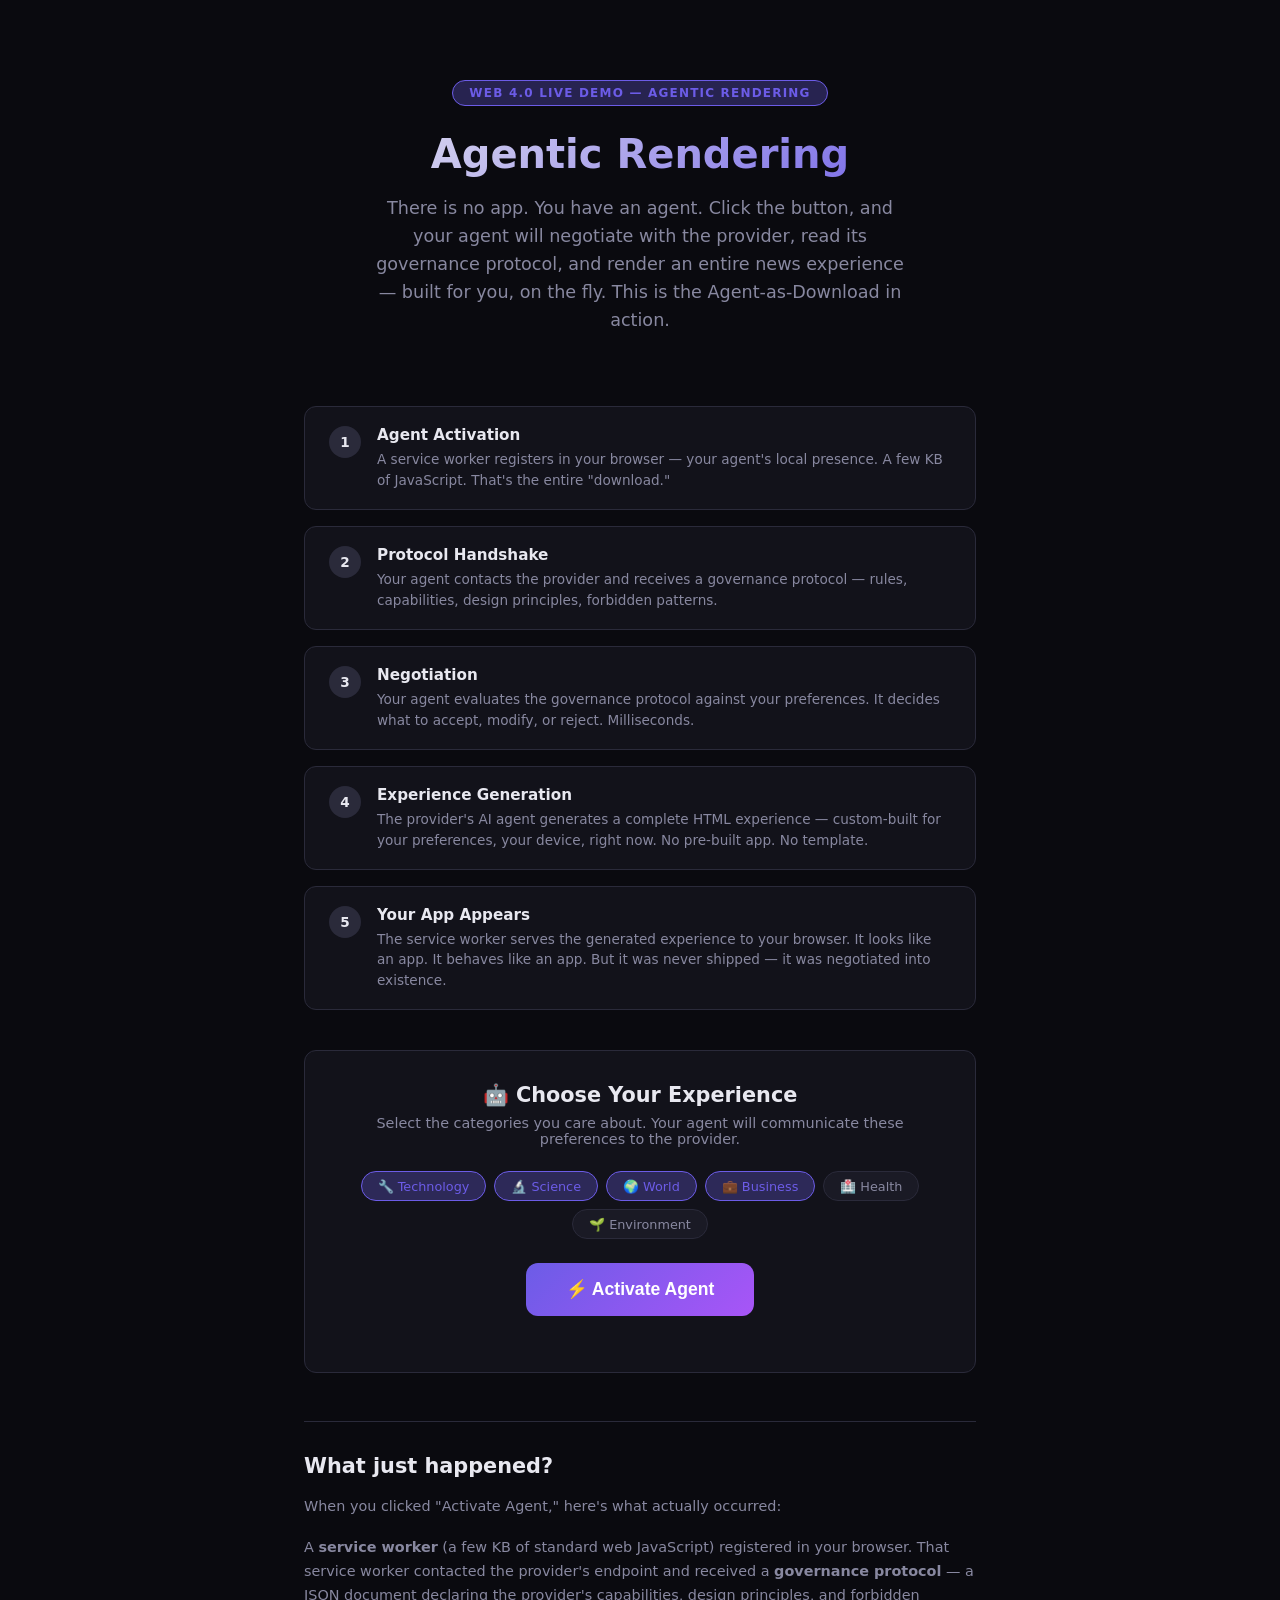
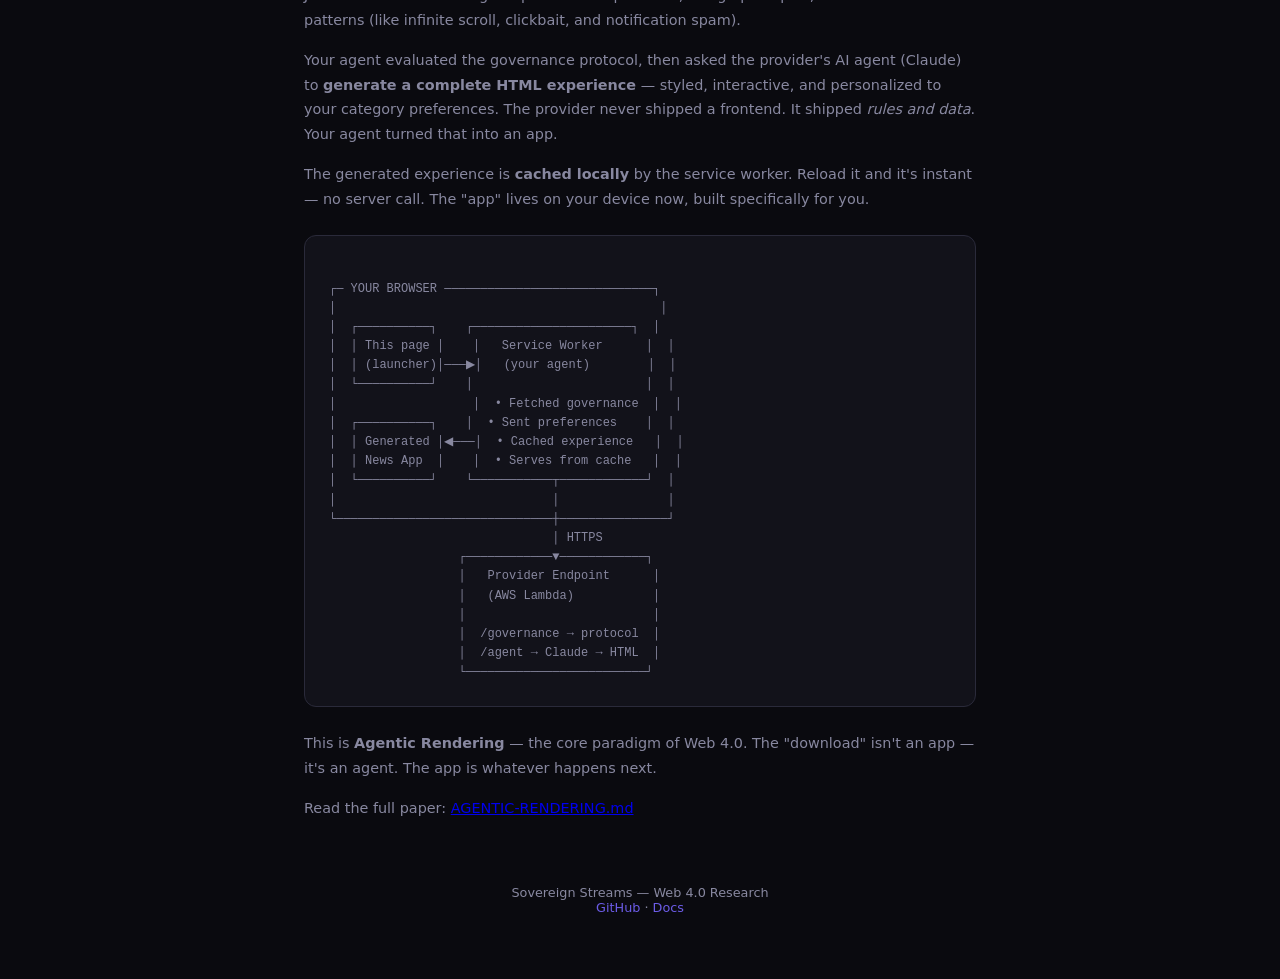
<file: index.html>
<!DOCTYPE html>
<html>
<head>
  <meta http-equiv="refresh" content="0; url=web4/demo/index.html">
  <title>Sovereign Streams — Agent-as-Download Demo</title>
</head>
<body>
  <p>Redirecting to <a href="web4/demo/index.html">Agent-as-Download Demo</a>...</p>
</body>
</html>
</file>
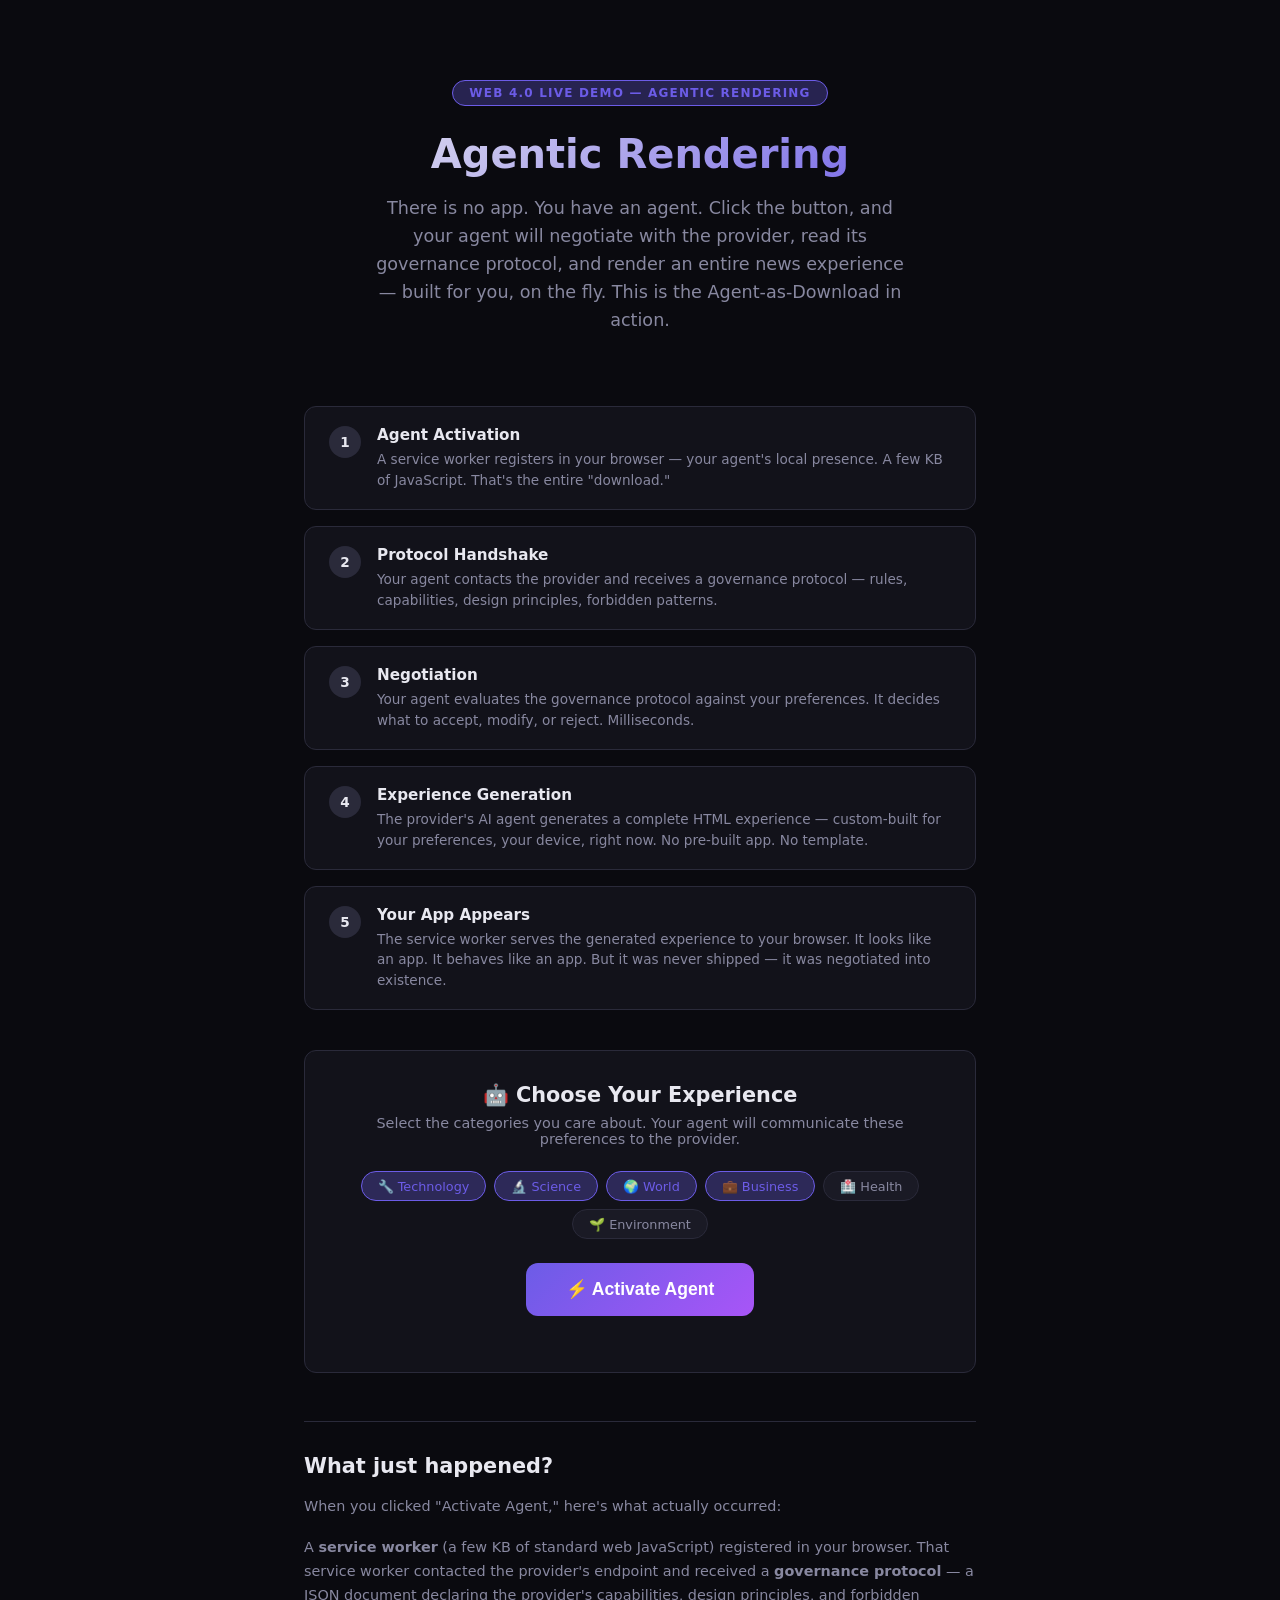
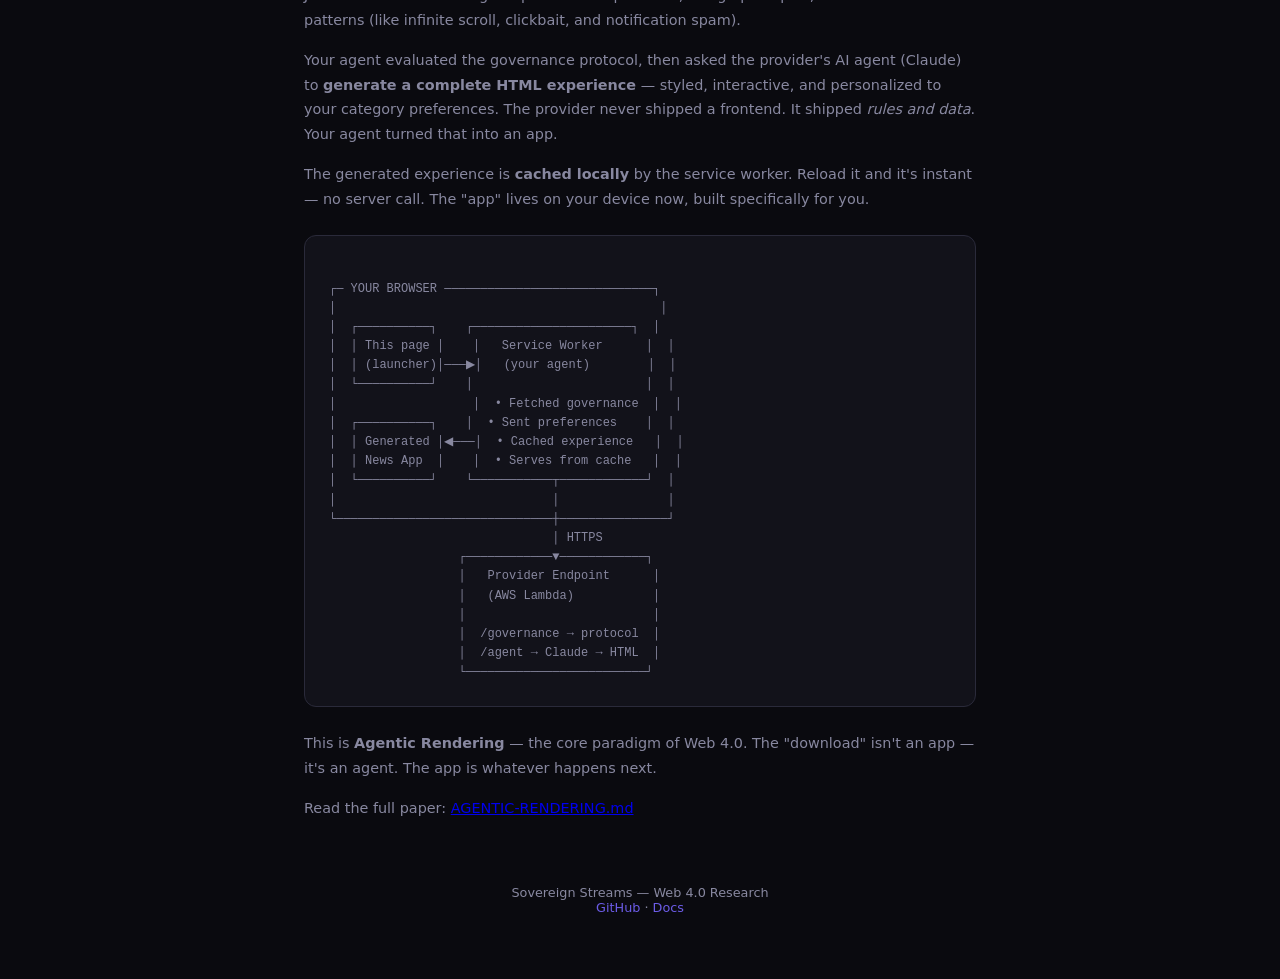
<file: web4/demo/index.html>
<!DOCTYPE html>
<html lang="en">
<head>
  <meta charset="UTF-8">
  <meta name="viewport" content="width=device-width, initial-scale=1.0">
  <title>Agentic Rendering — Live Demo</title>
  <style>
    :root {
      --bg: #0a0a0f;
      --surface: #12121a;
      --surface-hover: #1a1a25;
      --border: #2a2a3a;
      --text: #e8e8f0;
      --text-dim: #8888a0;
      --accent: #6c5ce7;
      --accent-glow: rgba(108, 92, 231, 0.3);
      --success: #00d2a0;
      --success-glow: rgba(0, 210, 160, 0.3);
      --warn: #f39c12;
      --danger: #e74c3c;
      --radius: 12px;
    }

    * { margin: 0; padding: 0; box-sizing: border-box; }

    body {
      font-family: -apple-system, BlinkMacSystemFont, 'Segoe UI', system-ui, sans-serif;
      background: var(--bg);
      color: var(--text);
      min-height: 100vh;
      overflow-x: hidden;
    }

    .container {
      max-width: 720px;
      margin: 0 auto;
      padding: 2rem 1.5rem;
    }

    /* Hero */
    .hero {
      text-align: center;
      padding: 3rem 0 2rem;
    }

    .hero-badge {
      display: inline-block;
      background: var(--accent-glow);
      border: 1px solid var(--accent);
      color: var(--accent);
      padding: 0.3rem 1rem;
      border-radius: 20px;
      font-size: 0.75rem;
      font-weight: 600;
      text-transform: uppercase;
      letter-spacing: 0.1em;
      margin-bottom: 1.5rem;
    }

    .hero h1 {
      font-size: 2.5rem;
      font-weight: 700;
      line-height: 1.2;
      margin-bottom: 1rem;
      background: linear-gradient(135deg, #e8e8f0, #6c5ce7);
      -webkit-background-clip: text;
      -webkit-text-fill-color: transparent;
      background-clip: text;
    }

    .hero p {
      color: var(--text-dim);
      font-size: 1.1rem;
      line-height: 1.6;
      max-width: 540px;
      margin: 0 auto;
    }

    /* How it works */
    .steps {
      display: flex;
      flex-direction: column;
      gap: 1rem;
      margin: 2.5rem 0;
    }

    .step {
      display: flex;
      align-items: flex-start;
      gap: 1rem;
      background: var(--surface);
      border: 1px solid var(--border);
      border-radius: var(--radius);
      padding: 1.2rem 1.5rem;
      transition: all 0.3s ease;
    }

    .step.active {
      border-color: var(--accent);
      box-shadow: 0 0 20px var(--accent-glow);
    }

    .step.done {
      border-color: var(--success);
      box-shadow: 0 0 20px var(--success-glow);
    }

    .step-num {
      flex-shrink: 0;
      width: 32px;
      height: 32px;
      border-radius: 50%;
      background: var(--border);
      display: flex;
      align-items: center;
      justify-content: center;
      font-size: 0.85rem;
      font-weight: 700;
      transition: all 0.3s ease;
    }

    .step.active .step-num { background: var(--accent); }
    .step.done .step-num { background: var(--success); }

    .step-content h3 {
      font-size: 0.95rem;
      font-weight: 600;
      margin-bottom: 0.3rem;
    }

    .step-content p {
      font-size: 0.85rem;
      color: var(--text-dim);
      line-height: 1.5;
    }

    /* Agent activation area */
    .agent-panel {
      background: var(--surface);
      border: 1px solid var(--border);
      border-radius: var(--radius);
      padding: 2rem;
      text-align: center;
      margin: 2rem 0;
    }

    .agent-panel h2 {
      font-size: 1.3rem;
      margin-bottom: 0.5rem;
    }

    .agent-panel p {
      color: var(--text-dim);
      font-size: 0.9rem;
      margin-bottom: 1.5rem;
    }

    /* Preferences */
    .prefs {
      display: flex;
      flex-wrap: wrap;
      gap: 0.5rem;
      justify-content: center;
      margin-bottom: 1.5rem;
    }

    .pref-pill {
      background: var(--surface-hover);
      border: 1px solid var(--border);
      border-radius: 20px;
      padding: 0.4rem 1rem;
      font-size: 0.8rem;
      color: var(--text-dim);
      cursor: pointer;
      transition: all 0.2s ease;
      user-select: none;
    }

    .pref-pill:hover { border-color: var(--accent); color: var(--text); }
    .pref-pill.selected { background: var(--accent-glow); border-color: var(--accent); color: var(--accent); }

    /* Big button */
    .activate-btn {
      display: inline-flex;
      align-items: center;
      gap: 0.7rem;
      background: linear-gradient(135deg, #6c5ce7, #a855f7);
      color: white;
      border: none;
      border-radius: var(--radius);
      padding: 1rem 2.5rem;
      font-size: 1.1rem;
      font-weight: 600;
      cursor: pointer;
      transition: all 0.3s ease;
      position: relative;
      overflow: hidden;
    }

    .activate-btn:hover {
      transform: translateY(-2px);
      box-shadow: 0 8px 30px var(--accent-glow);
    }

    .activate-btn:disabled {
      opacity: 0.6;
      cursor: not-allowed;
      transform: none;
      box-shadow: none;
    }

    .activate-btn .spinner {
      display: none;
      width: 20px;
      height: 20px;
      border: 2px solid rgba(255,255,255,0.3);
      border-top-color: white;
      border-radius: 50%;
      animation: spin 0.8s linear infinite;
    }

    .activate-btn.loading .spinner { display: block; }
    .activate-btn.loading .btn-text { display: none; }

    @keyframes spin { to { transform: rotate(360deg); } }

    /* Status log */
    .status-log {
      margin-top: 1.5rem;
      text-align: left;
      max-height: 0;
      overflow: hidden;
      transition: max-height 0.5s ease;
    }

    .status-log.visible { max-height: 400px; }

    .log-entry {
      display: flex;
      align-items: center;
      gap: 0.7rem;
      padding: 0.5rem 0;
      font-size: 0.85rem;
      color: var(--text-dim);
      font-family: 'SF Mono', 'Fira Code', monospace;
      opacity: 0;
      transform: translateX(-10px);
      animation: slideIn 0.3s ease forwards;
    }

    @keyframes slideIn {
      to { opacity: 1; transform: translateX(0); }
    }

    .log-icon { font-size: 1rem; }

    /* Experience frame */
    .experience-frame {
      display: none;
      margin-top: 2rem;
      border: 1px solid var(--border);
      border-radius: var(--radius);
      overflow: hidden;
      background: white;
    }

    .experience-frame.visible { display: block; }

    .experience-header {
      background: var(--surface);
      border-bottom: 1px solid var(--border);
      padding: 0.8rem 1.2rem;
      display: flex;
      align-items: center;
      justify-content: space-between;
    }

    .experience-header span {
      font-size: 0.8rem;
      color: var(--text-dim);
    }

    .experience-header .regen-btn {
      background: var(--surface-hover);
      border: 1px solid var(--border);
      border-radius: 6px;
      color: var(--text-dim);
      padding: 0.3rem 0.8rem;
      font-size: 0.75rem;
      cursor: pointer;
    }

    .experience-header .regen-btn:hover {
      border-color: var(--accent);
      color: var(--accent);
    }

    .experience-iframe {
      width: 100%;
      height: 80vh;
      border: none;
    }

    /* Concept explanation */
    .explainer {
      margin-top: 3rem;
      padding-top: 2rem;
      border-top: 1px solid var(--border);
    }

    .explainer h2 {
      font-size: 1.3rem;
      margin-bottom: 1rem;
    }

    .explainer p {
      color: var(--text-dim);
      font-size: 0.9rem;
      line-height: 1.7;
      margin-bottom: 1rem;
    }

    .explainer code {
      background: var(--surface);
      padding: 0.15rem 0.4rem;
      border-radius: 4px;
      font-size: 0.85em;
    }

    .architecture-diagram {
      background: var(--surface);
      border: 1px solid var(--border);
      border-radius: var(--radius);
      padding: 1.5rem;
      font-family: 'SF Mono', 'Fira Code', monospace;
      font-size: 0.75rem;
      line-height: 1.6;
      color: var(--text-dim);
      overflow-x: auto;
      margin: 1.5rem 0;
      white-space: pre;
    }

    .footer {
      text-align: center;
      padding: 3rem 0 2rem;
      color: var(--text-dim);
      font-size: 0.8rem;
    }

    .footer a {
      color: var(--accent);
      text-decoration: none;
    }

    .footer a:hover { text-decoration: underline; }

    /* Error state */
    .error-msg {
      background: rgba(231, 76, 60, 0.1);
      border: 1px solid var(--danger);
      border-radius: var(--radius);
      padding: 1rem;
      color: var(--danger);
      font-size: 0.9rem;
      margin-top: 1rem;
      display: none;
    }

    .error-msg.visible { display: block; }

    @media (max-width: 600px) {
      .hero h1 { font-size: 1.8rem; }
      .container { padding: 1.5rem 1rem; }
    }
  </style>
</head>
<body>

<div class="container">
  <div class="hero">
    <div class="hero-badge">Web 4.0 Live Demo — Agentic Rendering</div>
    <h1>Agentic Rendering</h1>
    <p>There is no app. You have an agent. Click the button, and your agent will negotiate with the provider, read its governance protocol, and render an entire news experience — built for you, on the fly. This is the Agent-as-Download in action.</p>
  </div>

  <div class="steps">
    <div class="step" id="step-1">
      <div class="step-num">1</div>
      <div class="step-content">
        <h3>Agent Activation</h3>
        <p>A service worker registers in your browser — your agent's local presence. A few KB of JavaScript. That's the entire "download."</p>
      </div>
    </div>
    <div class="step" id="step-2">
      <div class="step-num">2</div>
      <div class="step-content">
        <h3>Protocol Handshake</h3>
        <p>Your agent contacts the provider and receives a governance protocol — rules, capabilities, design principles, forbidden patterns.</p>
      </div>
    </div>
    <div class="step" id="step-3">
      <div class="step-num">3</div>
      <div class="step-content">
        <h3>Negotiation</h3>
        <p>Your agent evaluates the governance protocol against your preferences. It decides what to accept, modify, or reject. Milliseconds.</p>
      </div>
    </div>
    <div class="step" id="step-4">
      <div class="step-num">4</div>
      <div class="step-content">
        <h3>Experience Generation</h3>
        <p>The provider's AI agent generates a complete HTML experience — custom-built for your preferences, your device, right now. No pre-built app. No template.</p>
      </div>
    </div>
    <div class="step" id="step-5">
      <div class="step-num">5</div>
      <div class="step-content">
        <h3>Your App Appears</h3>
        <p>The service worker serves the generated experience to your browser. It looks like an app. It behaves like an app. But it was never shipped — it was negotiated into existence.</p>
      </div>
    </div>
  </div>

  <div class="agent-panel">
    <h2>🤖 Choose Your Experience</h2>
    <p>Select the categories you care about. Your agent will communicate these preferences to the provider.</p>
    
    <div class="prefs" id="prefs">
      <span class="pref-pill selected" data-cat="technology">🔧 Technology</span>
      <span class="pref-pill selected" data-cat="science">🔬 Science</span>
      <span class="pref-pill selected" data-cat="world">🌍 World</span>
      <span class="pref-pill selected" data-cat="business">💼 Business</span>
      <span class="pref-pill" data-cat="health">🏥 Health</span>
      <span class="pref-pill" data-cat="environment">🌱 Environment</span>
    </div>

    <button class="activate-btn" id="activateBtn" onclick="activateAgent()">
      <span class="btn-text">⚡ Activate Agent</span>
      <div class="spinner"></div>
    </button>

    <div class="error-msg" id="errorMsg"></div>

    <div class="status-log" id="statusLog"></div>
  </div>

  <div class="experience-frame" id="experienceFrame">
    <div class="experience-header">
      <span>🤖 Agent-generated experience — <span id="genTimestamp"></span></span>
      <button class="regen-btn" onclick="regenerate()">↻ Regenerate</button>
    </div>
    <iframe class="experience-iframe" id="experienceIframe" sandbox="allow-scripts allow-same-origin"></iframe>
  </div>

  <div class="explainer">
    <h2>What just happened?</h2>
    <p>When you clicked "Activate Agent," here's what actually occurred:</p>
    <p>A <strong>service worker</strong> (a few KB of standard web JavaScript) registered in your browser. That service worker contacted the provider's endpoint and received a <strong>governance protocol</strong> — a JSON document declaring the provider's capabilities, design principles, and forbidden patterns (like infinite scroll, clickbait, and notification spam).</p>
    <p>Your agent evaluated the governance protocol, then asked the provider's AI agent (Claude) to <strong>generate a complete HTML experience</strong> — styled, interactive, and personalized to your category preferences. The provider never shipped a frontend. It shipped <em>rules and data</em>. Your agent turned that into an app.</p>
    <p>The generated experience is <strong>cached locally</strong> by the service worker. Reload it and it's instant — no server call. The "app" lives on your device now, built specifically for you.</p>

    <div class="architecture-diagram">
┌─ YOUR BROWSER ─────────────────────────────┐
│                                             │
│  ┌──────────┐    ┌──────────────────────┐  │
│  │ This page │    │   Service Worker      │  │
│  │ (launcher)│───▶│   (your agent)        │  │
│  └──────────┘    │                        │  │
│                   │  • Fetched governance  │  │
│  ┌──────────┐    │  • Sent preferences    │  │
│  │ Generated │◀───│  • Cached experience   │  │
│  │ News App  │    │  • Serves from cache   │  │
│  └──────────┘    └───────────┬────────────┘  │
│                              │               │
└──────────────────────────────┼───────────────┘
                               │ HTTPS
                  ┌────────────▼────────────┐
                  │   Provider Endpoint      │
                  │   (AWS Lambda)           │
                  │                          │
                  │  /governance → protocol  │
                  │  /agent → Claude → HTML  │
                  └─────────────────────────┘</div>

    <p>This is <strong>Agentic Rendering</strong> — the core paradigm of Web 4.0. The "download" isn't an app — it's an agent. The app is whatever happens next.</p>
    <p>Read the full paper: <a href="https://github.com/pauldiehl/sovereign-streams/blob/main/web4/AGENTIC-RENDERING.md">AGENTIC-RENDERING.md</a></p>
  </div>

  <div class="footer">
    <p>Sovereign Streams — Web 4.0 Research</p>
    <p><a href="https://github.com/pauldiehl/sovereign-streams">GitHub</a> · <a href="https://pauldiehl.github.io/sovereign-streams">Docs</a></p>
  </div>
</div>

<script>
  // Configuration
  const PROVIDER_URL = getProviderUrl();
  let swRegistration = null;

  function getProviderUrl() {
    // Check URL params first (for local dev), then default to Lambda
    const params = new URLSearchParams(window.location.search);
    return params.get('provider') || 'https://o6gzqfadoj.execute-api.us-east-1.amazonaws.com';
  }

  // Preference pills
  document.querySelectorAll('.pref-pill').forEach(pill => {
    pill.addEventListener('click', () => {
      pill.classList.toggle('selected');
    });
  });

  function getSelectedCategories() {
    return [...document.querySelectorAll('.pref-pill.selected')].map(p => p.dataset.cat);
  }

  function log(icon, message) {
    const logEl = document.getElementById('statusLog');
    logEl.classList.add('visible');
    const entry = document.createElement('div');
    entry.className = 'log-entry';
    entry.innerHTML = `<span class="log-icon">${icon}</span><span>${message}</span>`;
    logEl.appendChild(entry);
    logEl.scrollTop = logEl.scrollHeight;
  }

  function setStep(num, state) {
    const step = document.getElementById(`step-${num}`);
    step.className = `step ${state}`;
  }

  function showError(msg) {
    const el = document.getElementById('errorMsg');
    el.textContent = msg;
    el.classList.add('visible');
  }

  async function activateAgent() {
    const btn = document.getElementById('activateBtn');
    btn.classList.add('loading');
    btn.disabled = true;
    document.getElementById('errorMsg').classList.remove('visible');
    document.getElementById('statusLog').innerHTML = '';
    document.getElementById('statusLog').classList.add('visible');
    document.getElementById('experienceFrame').classList.remove('visible');

    try {
      // Step 1: Register service worker (agent activation)
      setStep(1, 'active');
      log('🤖', 'Registering consumer agent (service worker)...');

      if (!('serviceWorker' in navigator)) {
        throw new Error('Service workers not supported in this browser. Try Chrome or Firefox.');
      }

      swRegistration = await navigator.serviceWorker.register('./sw.js');
      
      // Wait for SW to be active
      const sw = swRegistration.installing || swRegistration.waiting || swRegistration.active;
      if (sw.state !== 'activated') {
        await new Promise(resolve => {
          sw.addEventListener('statechange', () => {
            if (sw.state === 'activated') resolve();
          });
          if (sw.state === 'activated') resolve();
        });
      }

      setStep(1, 'done');
      log('✅', 'Agent activated (service worker registered)');

      // Configure SW with provider URL
      navigator.serviceWorker.controller?.postMessage({
        type: 'SET_PROVIDER_URL',
        data: { url: PROVIDER_URL }
      });

      // Step 2: Fetch governance protocol
      setStep(2, 'active');
      log('📋', `Contacting provider at ${new URL(PROVIDER_URL).hostname}...`);

      const govRes = await fetch(`${PROVIDER_URL}/governance`);
      if (!govRes.ok) throw new Error(`Provider returned ${govRes.status}`);
      const governance = await govRes.json();

      setStep(2, 'done');
      log('✅', `Received governance from "${governance.provider_name}"`);
      log('🛡️', `Forbidden patterns: ${governance.experience_guidance.forbidden_patterns.length} rules`);
      log('📝', `Required features: ${governance.experience_guidance.core_features.filter(f => f.priority === 'required').map(f => f.id).join(', ')}`);

      // Step 3: Negotiate
      setStep(3, 'active');
      const categories = getSelectedCategories();
      log('🤝', `Negotiating with preferences: ${categories.join(', ')}`);
      
      // Simulated negotiation check
      const forbidden = governance.experience_guidance.forbidden_patterns;
      log('🛡️', `Verified: no infinite scroll, no clickbait, no notification spam`);
      log('✅', 'Governance accepted — all constraints compatible');
      setStep(3, 'done');

      // Step 4: Generate experience
      setStep(4, 'active');
      log('⚡', 'Provider agent (Claude) is generating your experience...');
      log('⏳', 'This takes 5-15 seconds (AI is building your entire app)...');

      const startTime = Date.now();

      const genRes = await fetch(`${PROVIDER_URL}/agent`, {
        method: 'POST',
        headers: { 'Content-Type': 'application/json' },
        body: JSON.stringify({
          action: 'generate_experience',
          preferences: {
            categories,
            theme: window.matchMedia('(prefers-color-scheme: dark)').matches ? 'dark' : 'light',
            session_length: 'default',
          },
        }),
      });

      if (!genRes.ok) {
        const errText = await genRes.text();
        throw new Error(`Generation failed: ${genRes.status} — ${errText}`);
      }

      const result = await genRes.json();
      const elapsed = ((Date.now() - startTime) / 1000).toFixed(1);

      setStep(4, 'done');
      log('✅', `Experience generated in ${elapsed}s by ${result.model || 'AI'}`);
      log('📦', `HTML size: ${(result.html.length / 1024).toFixed(1)} KB — fully self-contained`);

      // Step 5: Display it
      setStep(5, 'active');
      log('🚀', 'Rendering experience...');

      const iframe = document.getElementById('experienceIframe');
      iframe.srcdoc = result.html;
      document.getElementById('genTimestamp').textContent = new Date(result.generated_at).toLocaleTimeString();
      document.getElementById('experienceFrame').classList.add('visible');

      setStep(5, 'done');
      log('✨', 'Your agent-generated experience is live. Scroll down to see it.');

      // Scroll to experience
      setTimeout(() => {
        document.getElementById('experienceFrame').scrollIntoView({ behavior: 'smooth', block: 'start' });
      }, 500);

    } catch (err) {
      console.error('Activation error:', err);
      log('❌', `Error: ${err.message}`);
      showError(err.message);
    } finally {
      btn.classList.remove('loading');
      btn.disabled = false;
    }
  }

  function regenerate() {
    activateAgent();
  }
</script>

</body>
</html>
</file>
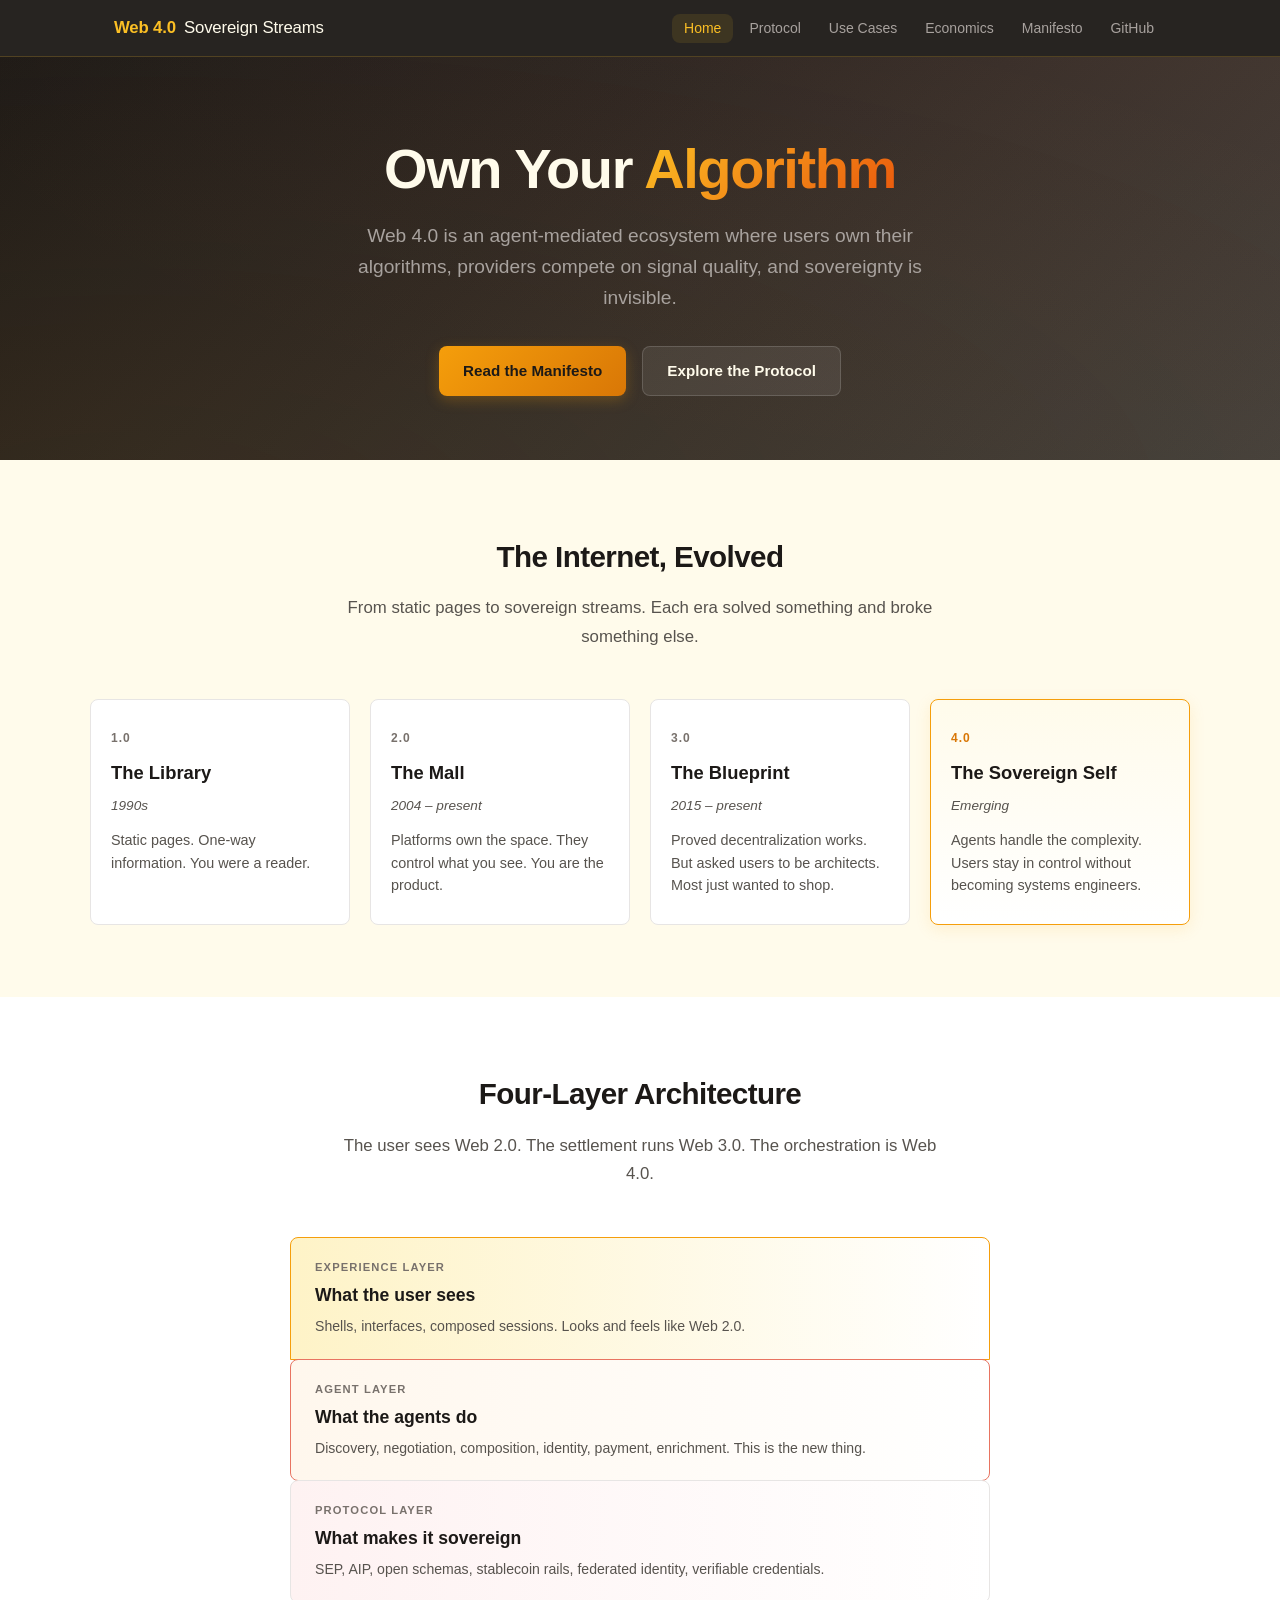
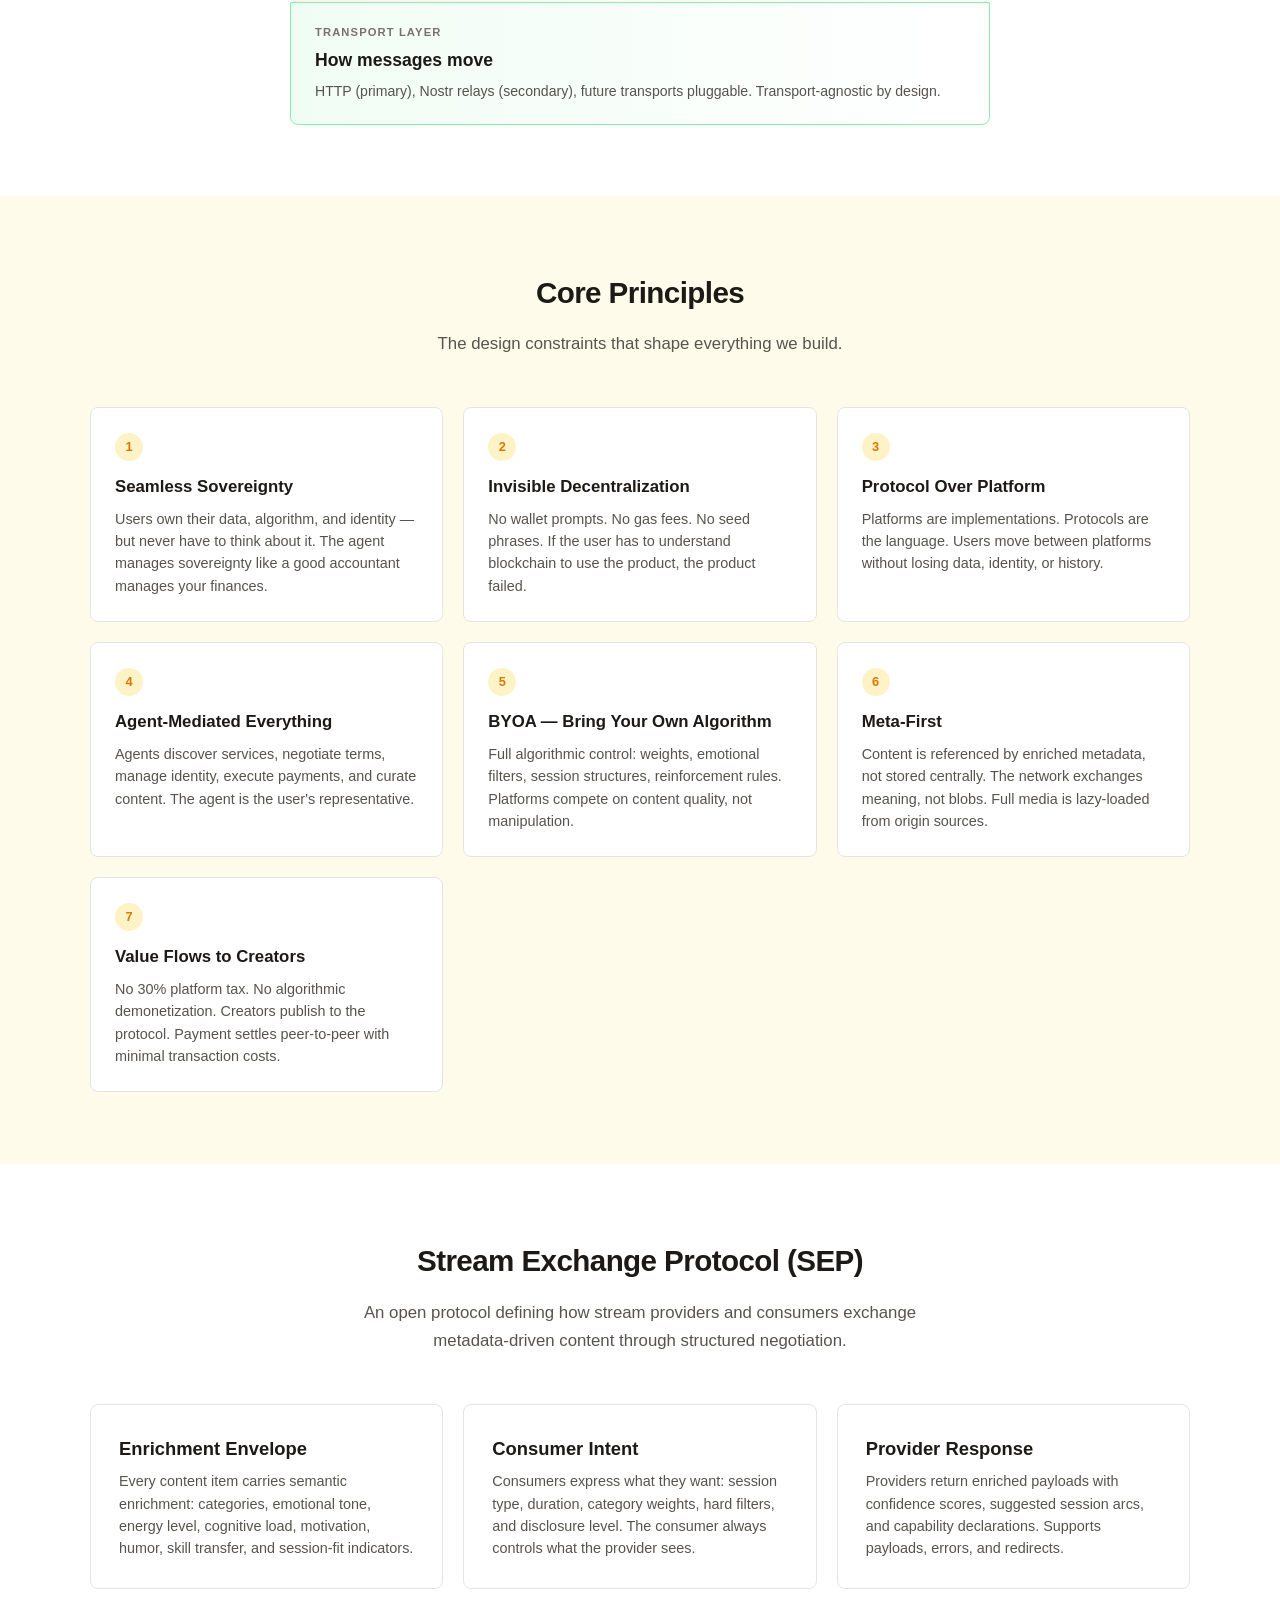
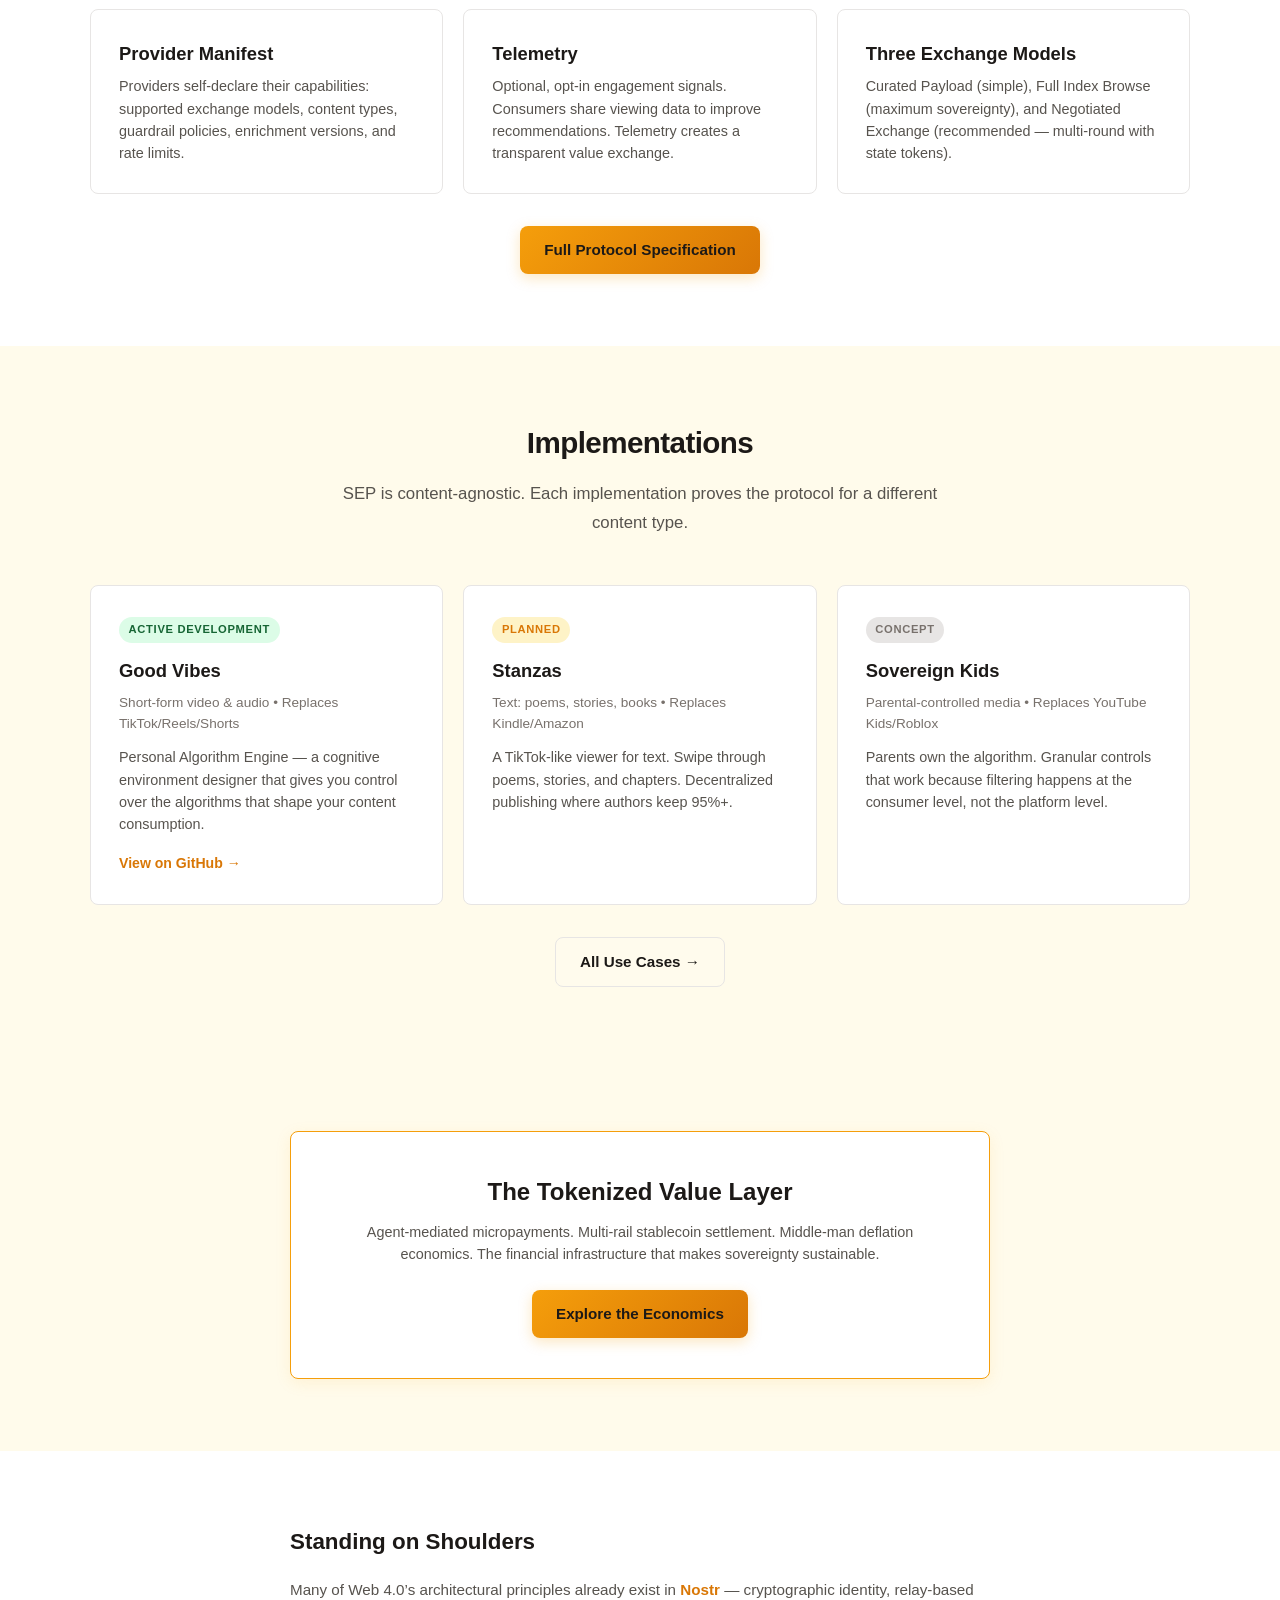
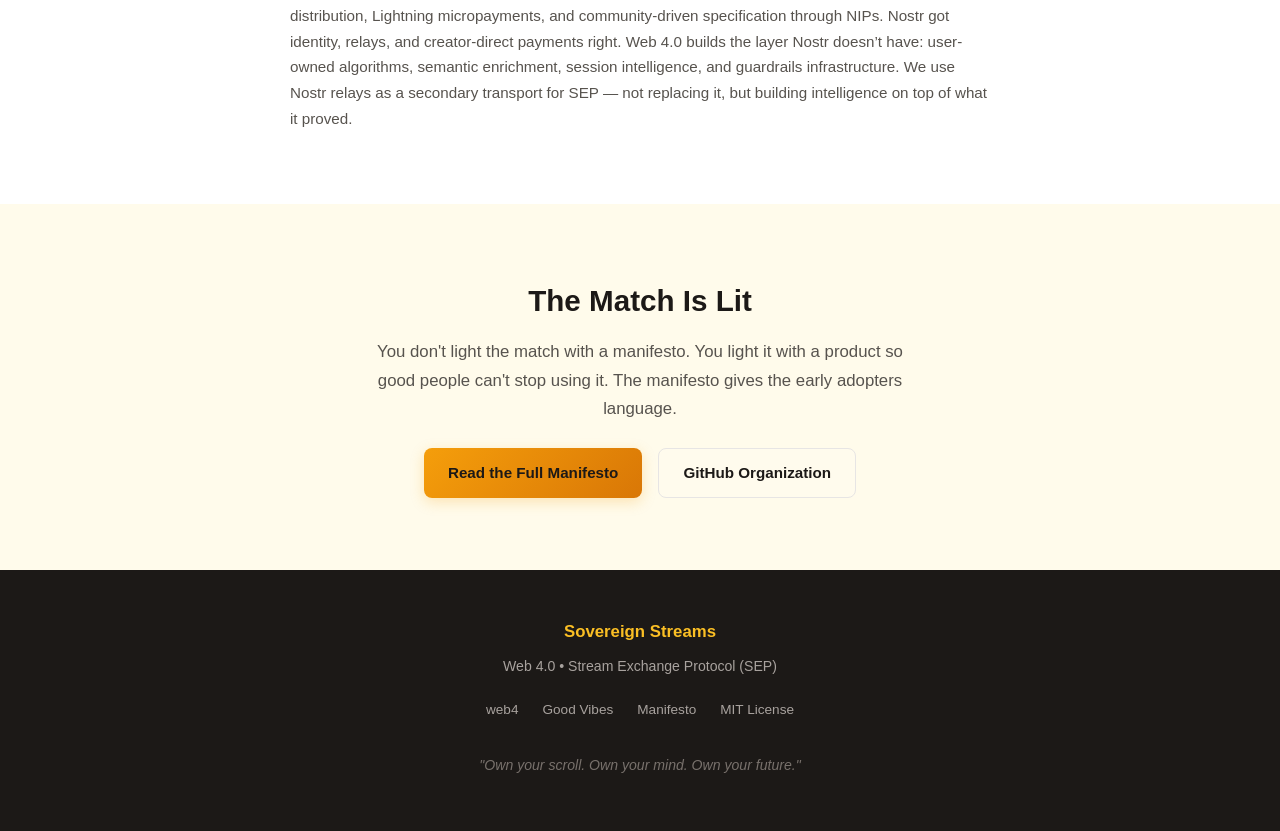
<file: web4/docs/index.html>
<!DOCTYPE html>
<html lang="en">
<head>
  <meta charset="UTF-8">
  <meta name="viewport" content="width=device-width, initial-scale=1.0">
  <title>Web 4.0 — Seamless Sovereignty</title>
  <meta name="description" content="An agent-mediated ecosystem where users own their algorithms, providers compete on signal quality, and sovereignty is invisible.">
  <link rel="stylesheet" href="style.css">
</head>
<body>

  <!-- Navigation -->
  <nav class="nav">
    <div class="nav-inner">
      <a href="index.html" class="nav-brand">Web 4.0 <span>Sovereign Streams</span></a>
      <button class="nav-toggle" aria-label="Toggle navigation">&#9776;</button>
      <ul class="nav-links">
        <li><a href="index.html" class="active">Home</a></li>
        <li><a href="protocol.html">Protocol</a></li>
        <li><a href="use-cases.html">Use Cases</a></li>
        <li><a href="economics.html">Economics</a></li>
        <li><a href="https://github.com/sovereign-streams/web4/blob/main/MANIFESTO.md">Manifesto</a></li>
        <li><a href="https://github.com/sovereign-streams">GitHub</a></li>
      </ul>
    </div>
  </nav>

  <!-- Hero -->
  <section class="hero">
    <div class="hero-content">
      <h1>Own Your <span class="accent">Algorithm</span></h1>
      <p class="tagline">Web 4.0 is an agent-mediated ecosystem where users own their algorithms, providers compete on signal quality, and sovereignty is invisible.</p>
      <div class="hero-cta">
        <a href="https://github.com/sovereign-streams/web4/blob/main/MANIFESTO.md" class="btn btn-primary">Read the Manifesto</a>
        <a href="protocol.html" class="btn btn-secondary">Explore the Protocol</a>
      </div>
    </div>
  </section>

  <!-- Evolution Timeline -->
  <section class="section">
    <div class="section-inner">
      <div class="section-header">
        <h2>The Internet, Evolved</h2>
        <p>From static pages to sovereign streams. Each era solved something and broke something else.</p>
      </div>

      <div class="evolution">
        <div class="era">
          <div class="era-version">1.0</div>
          <h3>The Library</h3>
          <p class="era-metaphor">1990s</p>
          <p>Static pages. One-way information. You were a reader.</p>
        </div>

        <div class="era">
          <div class="era-version">2.0</div>
          <h3>The Mall</h3>
          <p class="era-metaphor">2004 &ndash; present</p>
          <p>Platforms own the space. They control what you see. You are the product.</p>
        </div>

        <div class="era">
          <div class="era-version">3.0</div>
          <h3>The Blueprint</h3>
          <p class="era-metaphor">2015 &ndash; present</p>
          <p>Proved decentralization works. But asked users to be architects. Most just wanted to shop.</p>
        </div>

        <div class="era current">
          <div class="era-version">4.0</div>
          <h3>The Sovereign Self</h3>
          <p class="era-metaphor">Emerging</p>
          <p>Agents handle the complexity. Users stay in control without becoming systems engineers.</p>
        </div>
      </div>
    </div>
  </section>

  <!-- Architecture -->
  <section class="section section-alt">
    <div class="section-inner">
      <div class="section-header">
        <h2>Four-Layer Architecture</h2>
        <p>The user sees Web 2.0. The settlement runs Web 3.0. The orchestration is Web 4.0.</p>
      </div>

      <div class="arch-diagram">
        <div class="arch-layer">
          <div class="arch-layer-label">Experience Layer</div>
          <h3>What the user sees</h3>
          <p>Shells, interfaces, composed sessions. Looks and feels like Web 2.0.</p>
        </div>
        <div class="arch-layer">
          <div class="arch-layer-label">Agent Layer</div>
          <h3>What the agents do</h3>
          <p>Discovery, negotiation, composition, identity, payment, enrichment. This is the new thing.</p>
        </div>
        <div class="arch-layer">
          <div class="arch-layer-label">Protocol Layer</div>
          <h3>What makes it sovereign</h3>
          <p>SEP, AIP, open schemas, stablecoin rails, federated identity, verifiable credentials.</p>
        </div>
        <div class="arch-layer">
          <div class="arch-layer-label">Transport Layer</div>
          <h3>How messages move</h3>
          <p>HTTP (primary), Nostr relays (secondary), future transports pluggable. Transport-agnostic by design.</p>
        </div>
      </div>
    </div>
  </section>

  <!-- Core Principles -->
  <section class="section">
    <div class="section-inner">
      <div class="section-header">
        <h2>Core Principles</h2>
        <p>The design constraints that shape everything we build.</p>
      </div>

      <div class="principles-grid">
        <div class="principle">
          <div class="principle-number">1</div>
          <h3>Seamless Sovereignty</h3>
          <p>Users own their data, algorithm, and identity &mdash; but never have to think about it. The agent manages sovereignty like a good accountant manages your finances.</p>
        </div>
        <div class="principle">
          <div class="principle-number">2</div>
          <h3>Invisible Decentralization</h3>
          <p>No wallet prompts. No gas fees. No seed phrases. If the user has to understand blockchain to use the product, the product failed.</p>
        </div>
        <div class="principle">
          <div class="principle-number">3</div>
          <h3>Protocol Over Platform</h3>
          <p>Platforms are implementations. Protocols are the language. Users move between platforms without losing data, identity, or history.</p>
        </div>
        <div class="principle">
          <div class="principle-number">4</div>
          <h3>Agent-Mediated Everything</h3>
          <p>Agents discover services, negotiate terms, manage identity, execute payments, and curate content. The agent is the user's representative.</p>
        </div>
        <div class="principle">
          <div class="principle-number">5</div>
          <h3>BYOA &mdash; Bring Your Own Algorithm</h3>
          <p>Full algorithmic control: weights, emotional filters, session structures, reinforcement rules. Platforms compete on content quality, not manipulation.</p>
        </div>
        <div class="principle">
          <div class="principle-number">6</div>
          <h3>Meta-First</h3>
          <p>Content is referenced by enriched metadata, not stored centrally. The network exchanges meaning, not blobs. Full media is lazy-loaded from origin sources.</p>
        </div>
        <div class="principle">
          <div class="principle-number">7</div>
          <h3>Value Flows to Creators</h3>
          <p>No 30% platform tax. No algorithmic demonetization. Creators publish to the protocol. Payment settles peer-to-peer with minimal transaction costs.</p>
        </div>
      </div>
    </div>
  </section>

  <!-- SEP Overview -->
  <section class="section section-alt">
    <div class="section-inner">
      <div class="section-header">
        <h2>Stream Exchange Protocol (SEP)</h2>
        <p>An open protocol defining how stream providers and consumers exchange metadata-driven content through structured negotiation.</p>
      </div>

      <div class="card-grid">
        <div class="card">
          <h3>Enrichment Envelope</h3>
          <p>Every content item carries semantic enrichment: categories, emotional tone, energy level, cognitive load, motivation, humor, skill transfer, and session-fit indicators.</p>
        </div>
        <div class="card">
          <h3>Consumer Intent</h3>
          <p>Consumers express what they want: session type, duration, category weights, hard filters, and disclosure level. The consumer always controls what the provider sees.</p>
        </div>
        <div class="card">
          <h3>Provider Response</h3>
          <p>Providers return enriched payloads with confidence scores, suggested session arcs, and capability declarations. Supports payloads, errors, and redirects.</p>
        </div>
        <div class="card">
          <h3>Provider Manifest</h3>
          <p>Providers self-declare their capabilities: supported exchange models, content types, guardrail policies, enrichment versions, and rate limits.</p>
        </div>
        <div class="card">
          <h3>Telemetry</h3>
          <p>Optional, opt-in engagement signals. Consumers share viewing data to improve recommendations. Telemetry creates a transparent value exchange.</p>
        </div>
        <div class="card">
          <h3>Three Exchange Models</h3>
          <p>Curated Payload (simple), Full Index Browse (maximum sovereignty), and Negotiated Exchange (recommended &mdash; multi-round with state tokens).</p>
        </div>
      </div>

      <div style="text-align: center; margin-top: 2rem;">
        <a href="protocol.html" class="btn btn-primary">Full Protocol Specification</a>
      </div>
    </div>
  </section>

  <!-- Implementations -->
  <section class="section">
    <div class="section-inner">
      <div class="section-header">
        <h2>Implementations</h2>
        <p>SEP is content-agnostic. Each implementation proves the protocol for a different content type.</p>
      </div>

      <div class="card-grid">
        <div class="card">
          <span class="card-status active">Active Development</span>
          <h3>Good Vibes</h3>
          <p class="card-subtitle">Short-form video &amp; audio &bull; Replaces TikTok/Reels/Shorts</p>
          <p>Personal Algorithm Engine &mdash; a cognitive environment designer that gives you control over the algorithms that shape your content consumption.</p>
          <a href="https://github.com/sovereign-streams/good-vibes" class="card-link">View on GitHub &rarr;</a>
        </div>
        <div class="card">
          <span class="card-status planned">Planned</span>
          <h3>Stanzas</h3>
          <p class="card-subtitle">Text: poems, stories, books &bull; Replaces Kindle/Amazon</p>
          <p>A TikTok-like viewer for text. Swipe through poems, stories, and chapters. Decentralized publishing where authors keep 95%+.</p>
        </div>
        <div class="card">
          <span class="card-status concept">Concept</span>
          <h3>Sovereign Kids</h3>
          <p class="card-subtitle">Parental-controlled media &bull; Replaces YouTube Kids/Roblox</p>
          <p>Parents own the algorithm. Granular controls that work because filtering happens at the consumer level, not the platform level.</p>
        </div>
      </div>

      <div style="text-align: center; margin-top: 2rem;">
        <a href="use-cases.html" class="btn btn-secondary" style="color: var(--text-primary); border-color: var(--border);">All Use Cases &rarr;</a>
      </div>
    </div>
  </section>

  <!-- Economics -->
  <section class="section">
    <div class="section-inner">
      <div class="card" style="max-width: 700px; margin: 0 auto; border-color: var(--sunrise-gold); box-shadow: 0 4px 16px rgba(245, 158, 11, 0.1); text-align: center; padding: 2.5rem;">
        <h2 style="font-size: 1.5rem; margin-bottom: 0.5rem;">The Tokenized Value Layer</h2>
        <p style="color: var(--text-secondary); margin-bottom: 1.5rem;">Agent-mediated micropayments. Multi-rail stablecoin settlement. Middle-man deflation economics. The financial infrastructure that makes sovereignty sustainable.</p>
        <a href="economics.html" class="btn btn-primary">Explore the Economics</a>
      </div>
    </div>
  </section>

  <!-- Prior Art -->
  <section class="section section-alt">
    <div class="section-inner">
      <div style="max-width: 700px; margin: 0 auto;">
        <h2 style="font-size: 1.4rem; margin-bottom: 1rem;">Standing on Shoulders</h2>
        <p style="color: var(--text-secondary); font-size: 0.95rem; line-height: 1.7;">
          Many of Web 4.0&rsquo;s architectural principles already exist in <a href="https://nostr.com/" style="color: var(--sunrise-amber); text-decoration: none; font-weight: 600;">Nostr</a> &mdash; cryptographic identity, relay-based distribution, Lightning micropayments, and community-driven specification through NIPs. Nostr got identity, relays, and creator-direct payments right. Web 4.0 builds the layer Nostr doesn&rsquo;t have: user-owned algorithms, semantic enrichment, session intelligence, and guardrails infrastructure. We use Nostr relays as a secondary transport for SEP &mdash; not replacing it, but building intelligence on top of what it proved.
        </p>
      </div>
    </div>
  </section>

  <!-- CTA -->
  <section class="section" style="text-align: center;">
    <div class="section-inner">
      <h2 style="font-size: 1.85rem; margin-bottom: 0.75rem;">The Match Is Lit</h2>
      <p style="color: var(--text-secondary); max-width: 550px; margin: 0 auto 1.5rem; font-size: 1.05rem;">You don't light the match with a manifesto. You light it with a product so good people can't stop using it. The manifesto gives the early adopters language.</p>
      <div class="hero-cta">
        <a href="https://github.com/sovereign-streams/web4/blob/main/MANIFESTO.md" class="btn btn-primary">Read the Full Manifesto</a>
        <a href="https://github.com/sovereign-streams" class="btn btn-secondary" style="color: var(--text-primary); border-color: var(--border);">GitHub Organization</a>
      </div>
    </div>
  </section>

  <!-- Footer -->
  <footer class="footer">
    <div class="footer-inner">
      <div class="footer-brand">Sovereign Streams</div>
      <p>Web 4.0 &bull; Stream Exchange Protocol (SEP)</p>
      <ul class="footer-links">
        <li><a href="https://github.com/sovereign-streams/web4">web4</a></li>
        <li><a href="https://github.com/sovereign-streams/good-vibes">Good Vibes</a></li>
        <li><a href="https://github.com/sovereign-streams/web4/blob/main/MANIFESTO.md">Manifesto</a></li>
        <li><a href="https://github.com/sovereign-streams/web4/blob/main/LICENSE">MIT License</a></li>
      </ul>
      <p class="footer-quote">"Own your scroll. Own your mind. Own your future."</p>
    </div>
  </footer>

  <script src="script.js"></script>
</body>
</html>
</file>
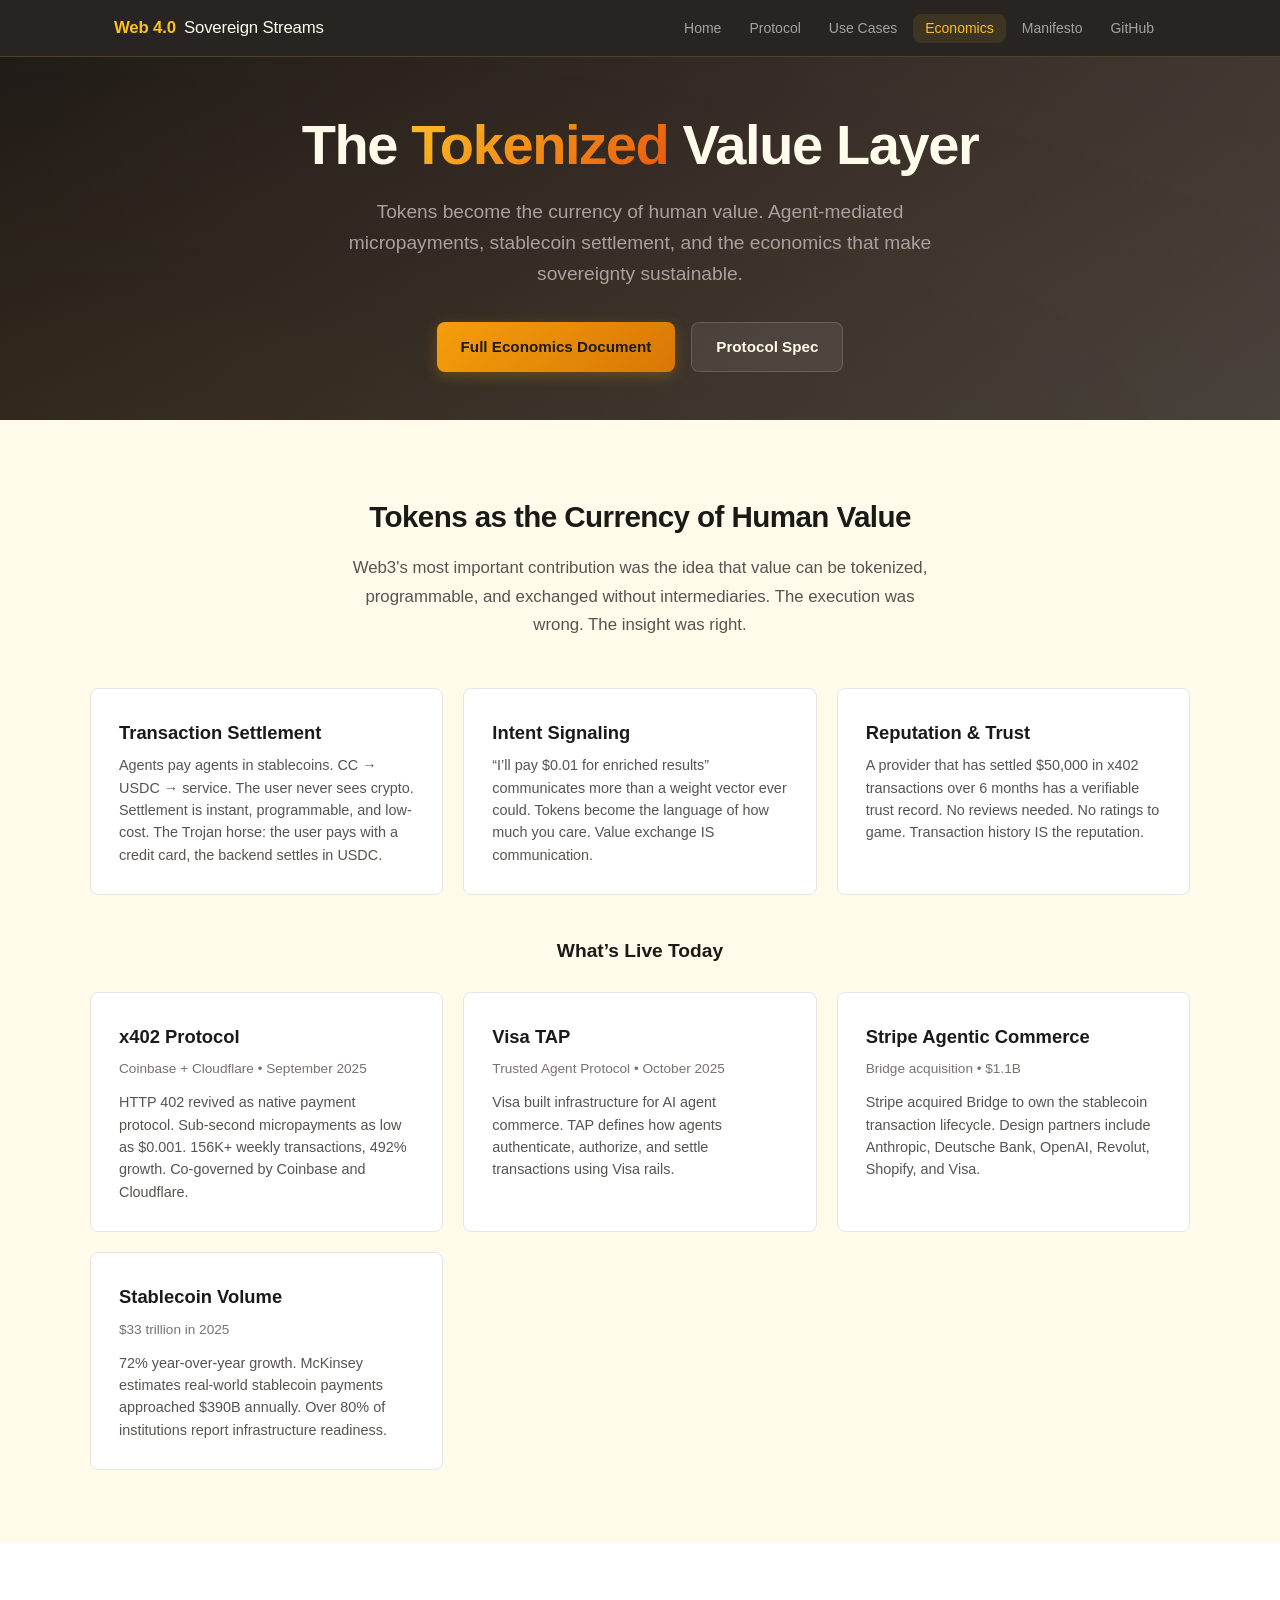
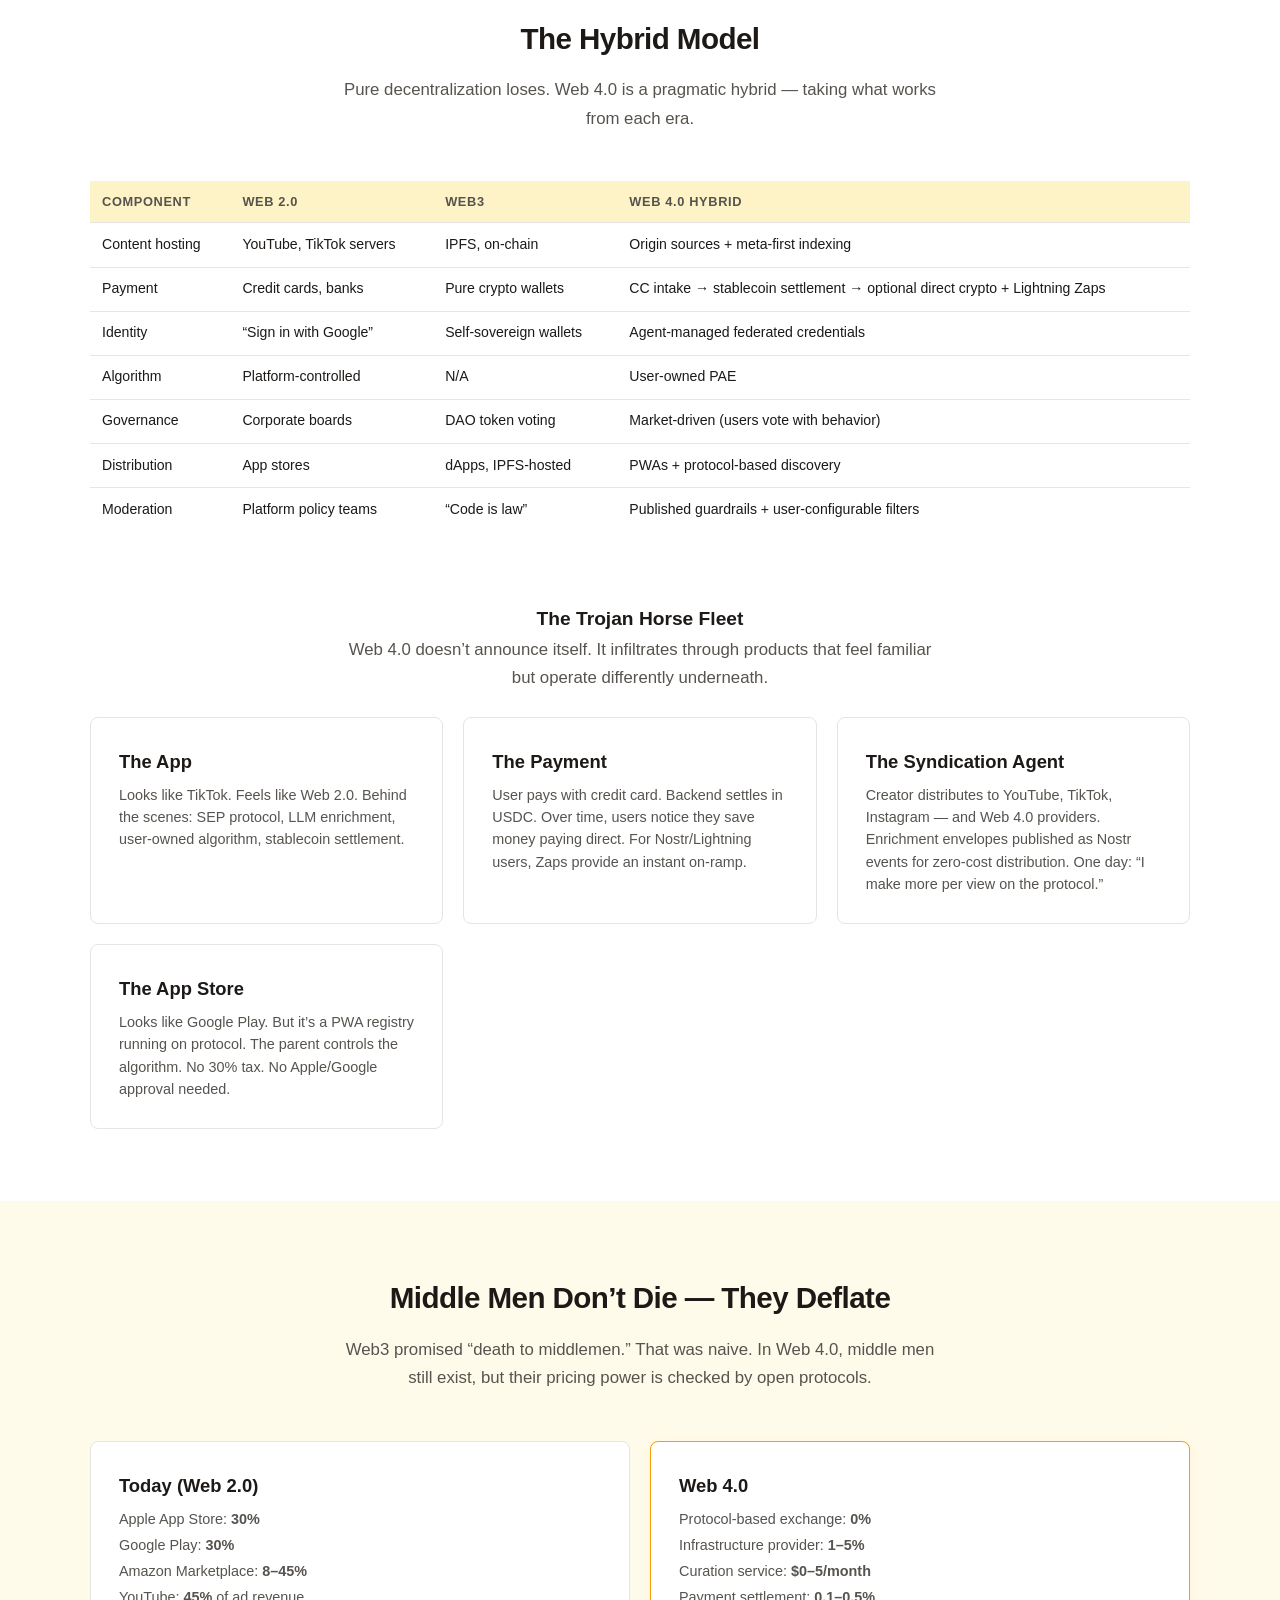
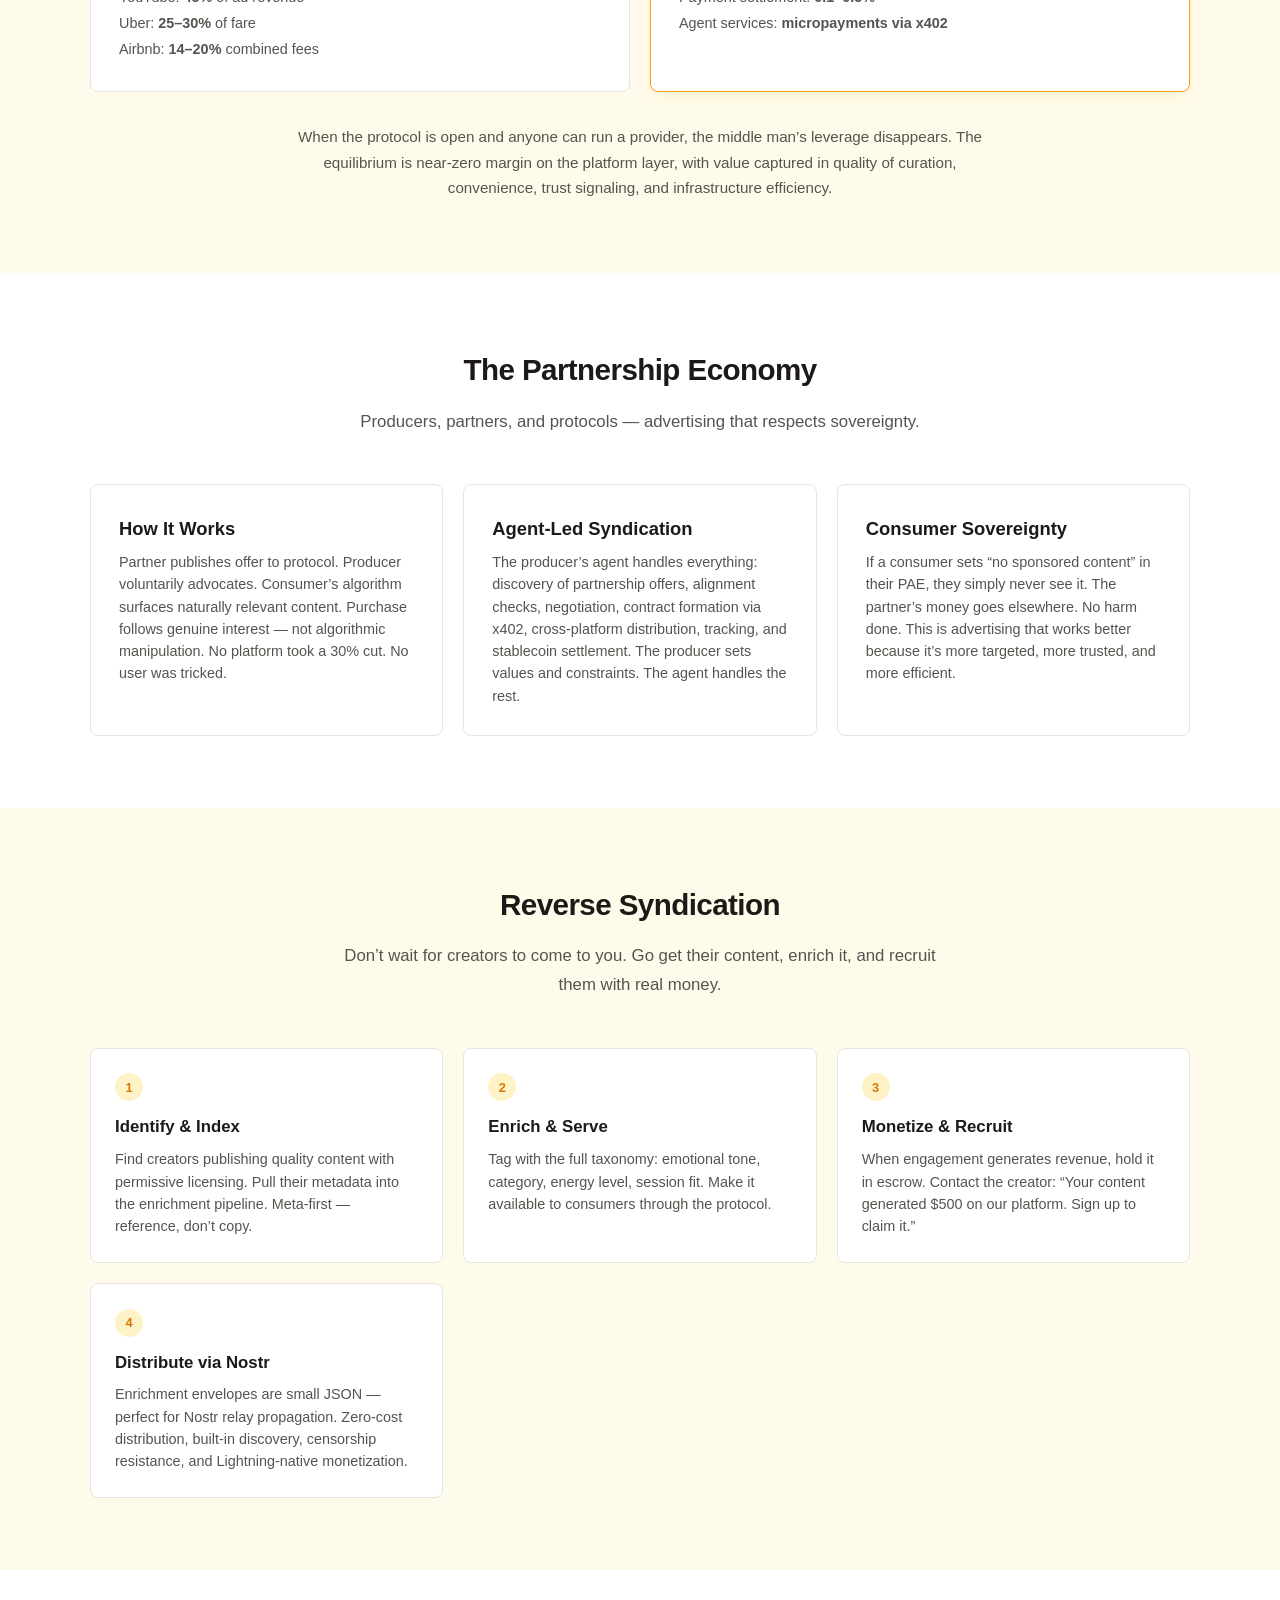
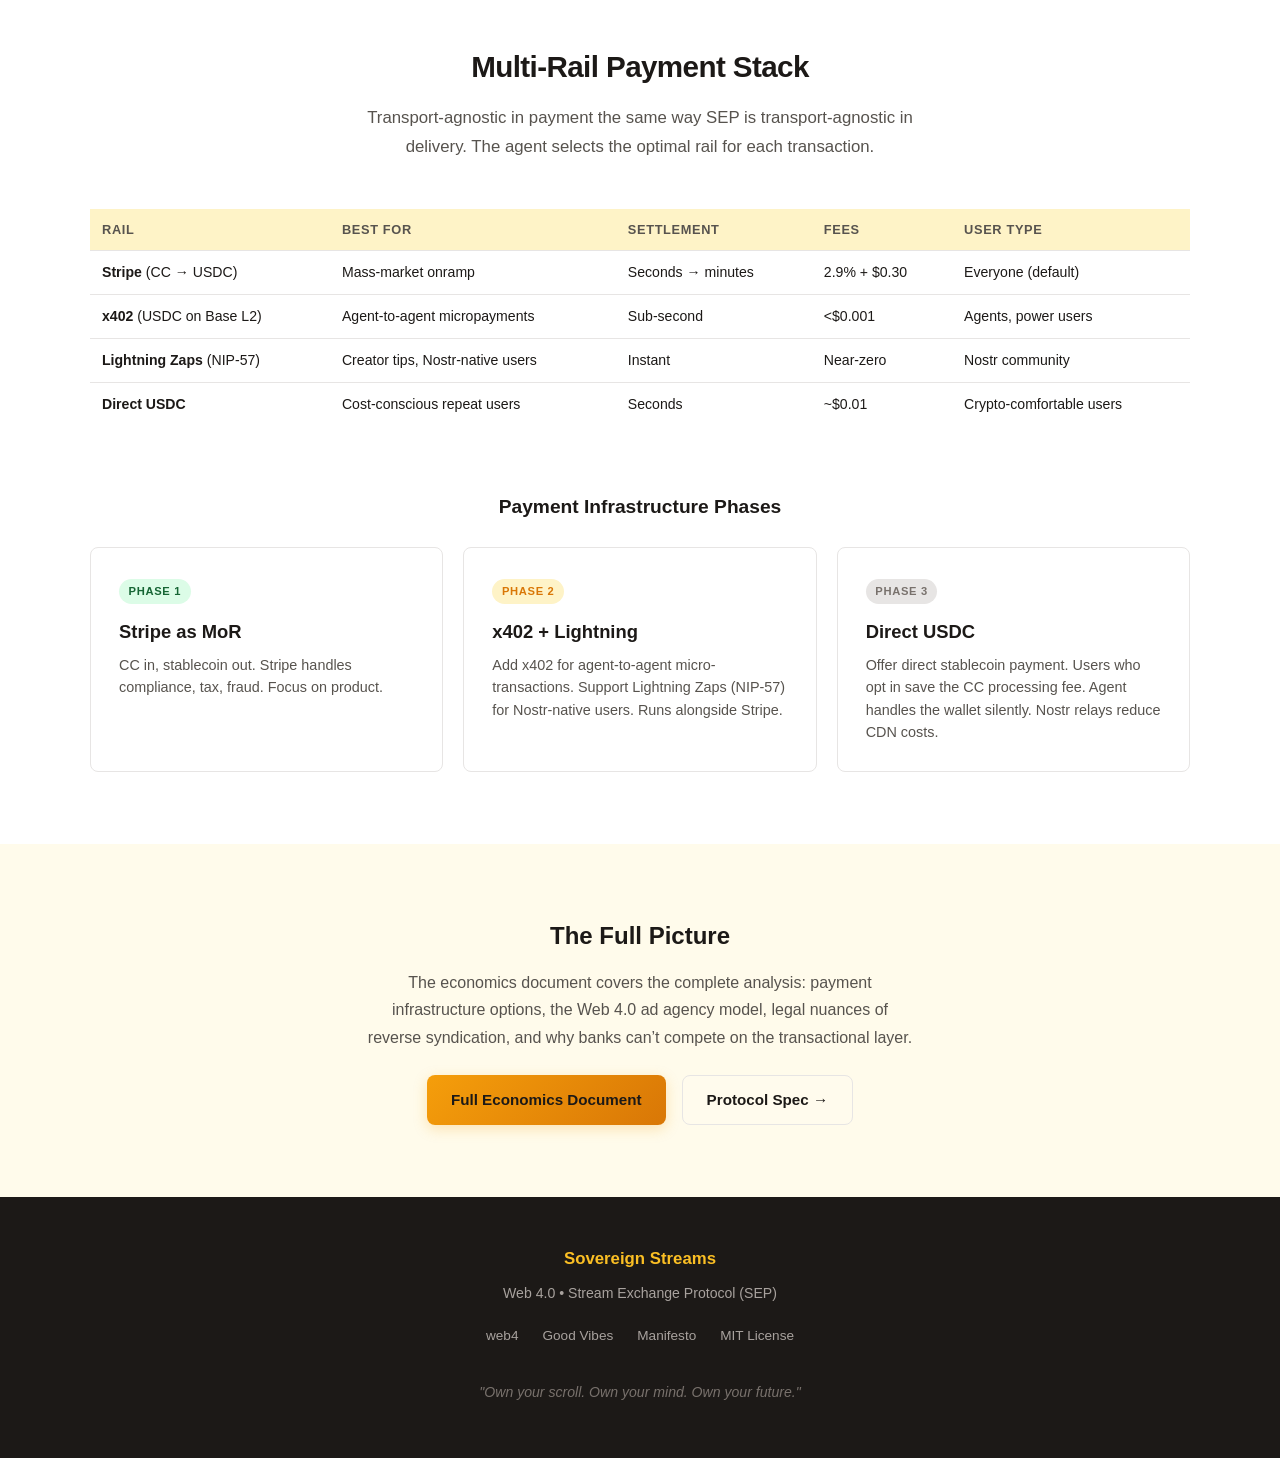
<file: web4/docs/economics.html>
<!DOCTYPE html>
<html lang="en">
<head>
  <meta charset="UTF-8">
  <meta name="viewport" content="width=device-width, initial-scale=1.0">
  <title>Economics &mdash; Web 4.0</title>
  <meta name="description" content="The economics of sovereign streams: tokenized value, agent-mediated micropayments, multi-rail payment infrastructure, and the deflation of middle men.">
  <link rel="stylesheet" href="style.css">
</head>
<body>

  <!-- Navigation -->
  <nav class="nav">
    <div class="nav-inner">
      <a href="index.html" class="nav-brand">Web 4.0 <span>Sovereign Streams</span></a>
      <button class="nav-toggle" aria-label="Toggle navigation">&#9776;</button>
      <ul class="nav-links">
        <li><a href="index.html">Home</a></li>
        <li><a href="protocol.html">Protocol</a></li>
        <li><a href="use-cases.html">Use Cases</a></li>
        <li><a href="economics.html" class="active">Economics</a></li>
        <li><a href="https://github.com/sovereign-streams/web4/blob/main/MANIFESTO.md">Manifesto</a></li>
        <li><a href="https://github.com/sovereign-streams">GitHub</a></li>
      </ul>
    </div>
  </nav>

  <!-- Hero -->
  <section class="hero" style="padding: 3.5rem 1.5rem 3rem;">
    <div class="hero-content">
      <h1>The <span class="accent">Tokenized</span> Value Layer</h1>
      <p class="tagline">Tokens become the currency of human value. Agent-mediated micropayments, stablecoin settlement, and the economics that make sovereignty sustainable.</p>
      <div class="hero-cta">
        <a href="https://github.com/sovereign-streams/web4/blob/main/WEB4-ECONOMICS.md" class="btn btn-primary">Full Economics Document</a>
        <a href="protocol.html" class="btn btn-secondary">Protocol Spec</a>
      </div>
    </div>
  </section>

  <!-- Tokens as Currency -->
  <section class="section">
    <div class="section-inner">
      <div class="section-header">
        <h2>Tokens as the Currency of Human Value</h2>
        <p>Web3's most important contribution was the idea that value can be tokenized, programmable, and exchanged without intermediaries. The execution was wrong. The insight was right.</p>
      </div>

      <div class="card-grid">
        <div class="card">
          <h3>Transaction Settlement</h3>
          <p>Agents pay agents in stablecoins. CC &rarr; USDC &rarr; service. The user never sees crypto. Settlement is instant, programmable, and low-cost. The Trojan horse: the user pays with a credit card, the backend settles in USDC.</p>
        </div>
        <div class="card">
          <h3>Intent Signaling</h3>
          <p>&ldquo;I&rsquo;ll pay $0.01 for enriched results&rdquo; communicates more than a weight vector ever could. Tokens become the language of how much you care. Value exchange IS communication.</p>
        </div>
        <div class="card">
          <h3>Reputation &amp; Trust</h3>
          <p>A provider that has settled $50,000 in x402 transactions over 6 months has a verifiable trust record. No reviews needed. No ratings to game. Transaction history IS the reputation.</p>
        </div>
      </div>

      <div style="margin-top: 2.5rem;">
        <div class="section-header" style="margin-bottom: 1.5rem;">
          <h3 style="font-size: 1.2rem;">What&rsquo;s Live Today</h3>
        </div>
        <div class="card-grid">
          <div class="card">
            <h3>x402 Protocol</h3>
            <p class="card-subtitle">Coinbase + Cloudflare &bull; September 2025</p>
            <p>HTTP 402 revived as native payment protocol. Sub-second micropayments as low as $0.001. 156K+ weekly transactions, 492% growth. Co-governed by Coinbase and Cloudflare.</p>
          </div>
          <div class="card">
            <h3>Visa TAP</h3>
            <p class="card-subtitle">Trusted Agent Protocol &bull; October 2025</p>
            <p>Visa built infrastructure for AI agent commerce. TAP defines how agents authenticate, authorize, and settle transactions using Visa rails.</p>
          </div>
          <div class="card">
            <h3>Stripe Agentic Commerce</h3>
            <p class="card-subtitle">Bridge acquisition &bull; $1.1B</p>
            <p>Stripe acquired Bridge to own the stablecoin transaction lifecycle. Design partners include Anthropic, Deutsche Bank, OpenAI, Revolut, Shopify, and Visa.</p>
          </div>
          <div class="card">
            <h3>Stablecoin Volume</h3>
            <p class="card-subtitle">$33 trillion in 2025</p>
            <p>72% year-over-year growth. McKinsey estimates real-world stablecoin payments approached $390B annually. Over 80% of institutions report infrastructure readiness.</p>
          </div>
        </div>
      </div>
    </div>
  </section>

  <!-- Hybrid Model & Trojan Horses -->
  <section class="section section-alt">
    <div class="section-inner">
      <div class="section-header">
        <h2>The Hybrid Model</h2>
        <p>Pure decentralization loses. Web 4.0 is a pragmatic hybrid &mdash; taking what works from each era.</p>
      </div>

      <div class="table-responsive">
        <table class="field-table">
          <thead>
            <tr><th>Component</th><th>Web 2.0</th><th>Web3</th><th>Web 4.0 Hybrid</th></tr>
          </thead>
          <tbody>
            <tr><td>Content hosting</td><td>YouTube, TikTok servers</td><td>IPFS, on-chain</td><td>Origin sources + meta-first indexing</td></tr>
            <tr><td>Payment</td><td>Credit cards, banks</td><td>Pure crypto wallets</td><td>CC intake &rarr; stablecoin settlement &rarr; optional direct crypto + Lightning Zaps</td></tr>
            <tr><td>Identity</td><td>&ldquo;Sign in with Google&rdquo;</td><td>Self-sovereign wallets</td><td>Agent-managed federated credentials</td></tr>
            <tr><td>Algorithm</td><td>Platform-controlled</td><td>N/A</td><td>User-owned PAE</td></tr>
            <tr><td>Governance</td><td>Corporate boards</td><td>DAO token voting</td><td>Market-driven (users vote with behavior)</td></tr>
            <tr><td>Distribution</td><td>App stores</td><td>dApps, IPFS-hosted</td><td>PWAs + protocol-based discovery</td></tr>
            <tr><td>Moderation</td><td>Platform policy teams</td><td>&ldquo;Code is law&rdquo;</td><td>Published guardrails + user-configurable filters</td></tr>
          </tbody>
        </table>
      </div>

      <div style="margin-top: 3rem;">
        <div class="section-header" style="margin-bottom: 1.5rem;">
          <h3 style="font-size: 1.2rem;">The Trojan Horse Fleet</h3>
          <p>Web 4.0 doesn&rsquo;t announce itself. It infiltrates through products that feel familiar but operate differently underneath.</p>
        </div>
        <div class="card-grid">
          <div class="card">
            <h3>The App</h3>
            <p>Looks like TikTok. Feels like Web 2.0. Behind the scenes: SEP protocol, LLM enrichment, user-owned algorithm, stablecoin settlement.</p>
          </div>
          <div class="card">
            <h3>The Payment</h3>
            <p>User pays with credit card. Backend settles in USDC. Over time, users notice they save money paying direct. For Nostr/Lightning users, Zaps provide an instant on-ramp.</p>
          </div>
          <div class="card">
            <h3>The Syndication Agent</h3>
            <p>Creator distributes to YouTube, TikTok, Instagram &mdash; and Web 4.0 providers. Enrichment envelopes published as Nostr events for zero-cost distribution. One day: &ldquo;I make more per view on the protocol.&rdquo;</p>
          </div>
          <div class="card">
            <h3>The App Store</h3>
            <p>Looks like Google Play. But it&rsquo;s a PWA registry running on protocol. The parent controls the algorithm. No 30% tax. No Apple/Google approval needed.</p>
          </div>
        </div>
      </div>
    </div>
  </section>

  <!-- Middle Men Deflation -->
  <section class="section">
    <div class="section-inner">
      <div class="section-header">
        <h2>Middle Men Don&rsquo;t Die &mdash; They Deflate</h2>
        <p>Web3 promised &ldquo;death to middlemen.&rdquo; That was naive. In Web 4.0, middle men still exist, but their pricing power is checked by open protocols.</p>
      </div>

      <div class="card-grid">
        <div class="card">
          <h3>Today (Web 2.0)</h3>
          <ul style="list-style: none; padding: 0; margin: 0; font-size: 0.9rem; color: var(--text-secondary); line-height: 1.8;">
            <li>Apple App Store: <strong>30%</strong></li>
            <li>Google Play: <strong>30%</strong></li>
            <li>Amazon Marketplace: <strong>8&ndash;45%</strong></li>
            <li>YouTube: <strong>45%</strong> of ad revenue</li>
            <li>Uber: <strong>25&ndash;30%</strong> of fare</li>
            <li>Airbnb: <strong>14&ndash;20%</strong> combined fees</li>
          </ul>
        </div>
        <div class="card" style="border-color: var(--sunrise-gold); box-shadow: 0 4px 16px rgba(245, 158, 11, 0.1);">
          <h3>Web 4.0</h3>
          <ul style="list-style: none; padding: 0; margin: 0; font-size: 0.9rem; color: var(--text-secondary); line-height: 1.8;">
            <li>Protocol-based exchange: <strong>0%</strong></li>
            <li>Infrastructure provider: <strong>1&ndash;5%</strong></li>
            <li>Curation service: <strong>$0&ndash;5/month</strong></li>
            <li>Payment settlement: <strong>0.1&ndash;0.5%</strong></li>
            <li>Agent services: <strong>micropayments via x402</strong></li>
          </ul>
        </div>
      </div>

      <p style="max-width: 700px; margin: 2rem auto 0; text-align: center; color: var(--text-secondary); font-size: 0.95rem;">
        When the protocol is open and anyone can run a provider, the middle man&rsquo;s leverage disappears. The equilibrium is near-zero margin on the platform layer, with value captured in quality of curation, convenience, trust signaling, and infrastructure efficiency.
      </p>
    </div>
  </section>

  <!-- Partnership Economy -->
  <section class="section section-alt">
    <div class="section-inner">
      <div class="section-header">
        <h2>The Partnership Economy</h2>
        <p>Producers, partners, and protocols &mdash; advertising that respects sovereignty.</p>
      </div>

      <div class="card-grid">
        <div class="card">
          <h3>How It Works</h3>
          <p>Partner publishes offer to protocol. Producer voluntarily advocates. Consumer&rsquo;s algorithm surfaces naturally relevant content. Purchase follows genuine interest &mdash; not algorithmic manipulation. No platform took a 30% cut. No user was tricked.</p>
        </div>
        <div class="card">
          <h3>Agent-Led Syndication</h3>
          <p>The producer&rsquo;s agent handles everything: discovery of partnership offers, alignment checks, negotiation, contract formation via x402, cross-platform distribution, tracking, and stablecoin settlement. The producer sets values and constraints. The agent handles the rest.</p>
        </div>
        <div class="card">
          <h3>Consumer Sovereignty</h3>
          <p>If a consumer sets &ldquo;no sponsored content&rdquo; in their PAE, they simply never see it. The partner&rsquo;s money goes elsewhere. No harm done. This is advertising that works better because it&rsquo;s more targeted, more trusted, and more efficient.</p>
        </div>
      </div>
    </div>
  </section>

  <!-- Reverse Syndication -->
  <section class="section">
    <div class="section-inner">
      <div class="section-header">
        <h2>Reverse Syndication</h2>
        <p>Don&rsquo;t wait for creators to come to you. Go get their content, enrich it, and recruit them with real money.</p>
      </div>

      <div class="principles-grid">
        <div class="principle">
          <div class="principle-number">1</div>
          <h3>Identify &amp; Index</h3>
          <p>Find creators publishing quality content with permissive licensing. Pull their metadata into the enrichment pipeline. Meta-first &mdash; reference, don&rsquo;t copy.</p>
        </div>
        <div class="principle">
          <div class="principle-number">2</div>
          <h3>Enrich &amp; Serve</h3>
          <p>Tag with the full taxonomy: emotional tone, category, energy level, session fit. Make it available to consumers through the protocol.</p>
        </div>
        <div class="principle">
          <div class="principle-number">3</div>
          <h3>Monetize &amp; Recruit</h3>
          <p>When engagement generates revenue, hold it in escrow. Contact the creator: &ldquo;Your content generated $500 on our platform. Sign up to claim it.&rdquo;</p>
        </div>
        <div class="principle">
          <div class="principle-number">4</div>
          <h3>Distribute via Nostr</h3>
          <p>Enrichment envelopes are small JSON &mdash; perfect for Nostr relay propagation. Zero-cost distribution, built-in discovery, censorship resistance, and Lightning-native monetization.</p>
        </div>
      </div>
    </div>
  </section>

  <!-- Multi-Rail Payment Stack -->
  <section class="section section-alt">
    <div class="section-inner">
      <div class="section-header">
        <h2>Multi-Rail Payment Stack</h2>
        <p>Transport-agnostic in payment the same way SEP is transport-agnostic in delivery. The agent selects the optimal rail for each transaction.</p>
      </div>

      <div class="table-responsive">
        <table class="field-table">
          <thead>
            <tr><th>Rail</th><th>Best For</th><th>Settlement</th><th>Fees</th><th>User Type</th></tr>
          </thead>
          <tbody>
            <tr>
              <td><strong>Stripe</strong> (CC &rarr; USDC)</td>
              <td>Mass-market onramp</td>
              <td>Seconds &rarr; minutes</td>
              <td>2.9% + $0.30</td>
              <td>Everyone (default)</td>
            </tr>
            <tr>
              <td><strong>x402</strong> (USDC on Base L2)</td>
              <td>Agent-to-agent micropayments</td>
              <td>Sub-second</td>
              <td>&lt;$0.001</td>
              <td>Agents, power users</td>
            </tr>
            <tr>
              <td><strong>Lightning Zaps</strong> (NIP-57)</td>
              <td>Creator tips, Nostr-native users</td>
              <td>Instant</td>
              <td>Near-zero</td>
              <td>Nostr community</td>
            </tr>
            <tr>
              <td><strong>Direct USDC</strong></td>
              <td>Cost-conscious repeat users</td>
              <td>Seconds</td>
              <td>~$0.01</td>
              <td>Crypto-comfortable users</td>
            </tr>
          </tbody>
        </table>
      </div>

      <div style="margin-top: 2.5rem;">
        <div class="section-header" style="margin-bottom: 1.5rem;">
          <h3 style="font-size: 1.2rem;">Payment Infrastructure Phases</h3>
        </div>
        <div class="card-grid">
          <div class="card">
            <span class="card-status active">Phase 1</span>
            <h3>Stripe as MoR</h3>
            <p>CC in, stablecoin out. Stripe handles compliance, tax, fraud. Focus on product.</p>
          </div>
          <div class="card">
            <span class="card-status planned">Phase 2</span>
            <h3>x402 + Lightning</h3>
            <p>Add x402 for agent-to-agent micro-transactions. Support Lightning Zaps (NIP-57) for Nostr-native users. Runs alongside Stripe.</p>
          </div>
          <div class="card">
            <span class="card-status concept">Phase 3</span>
            <h3>Direct USDC</h3>
            <p>Offer direct stablecoin payment. Users who opt in save the CC processing fee. Agent handles the wallet silently. Nostr relays reduce CDN costs.</p>
          </div>
        </div>
      </div>
    </div>
  </section>

  <!-- CTA -->
  <section class="section" style="text-align: center;">
    <div class="section-inner">
      <h2 style="font-size: 1.5rem; margin-bottom: 0.75rem;">The Full Picture</h2>
      <p style="color: var(--text-secondary); max-width: 550px; margin: 0 auto 1.5rem;">The economics document covers the complete analysis: payment infrastructure options, the Web 4.0 ad agency model, legal nuances of reverse syndication, and why banks can&rsquo;t compete on the transactional layer.</p>
      <div class="hero-cta">
        <a href="https://github.com/sovereign-streams/web4/blob/main/WEB4-ECONOMICS.md" class="btn btn-primary">Full Economics Document</a>
        <a href="protocol.html" class="btn btn-secondary" style="color: var(--text-primary); border-color: var(--border);">Protocol Spec &rarr;</a>
      </div>
    </div>
  </section>

  <!-- Footer -->
  <footer class="footer">
    <div class="footer-inner">
      <div class="footer-brand">Sovereign Streams</div>
      <p>Web 4.0 &bull; Stream Exchange Protocol (SEP)</p>
      <ul class="footer-links">
        <li><a href="https://github.com/sovereign-streams/web4">web4</a></li>
        <li><a href="https://github.com/sovereign-streams/good-vibes">Good Vibes</a></li>
        <li><a href="https://github.com/sovereign-streams/web4/blob/main/MANIFESTO.md">Manifesto</a></li>
        <li><a href="https://github.com/sovereign-streams/web4/blob/main/LICENSE">MIT License</a></li>
      </ul>
      <p class="footer-quote">"Own your scroll. Own your mind. Own your future."</p>
    </div>
  </footer>

  <script src="script.js"></script>
</body>
</html>
</file>
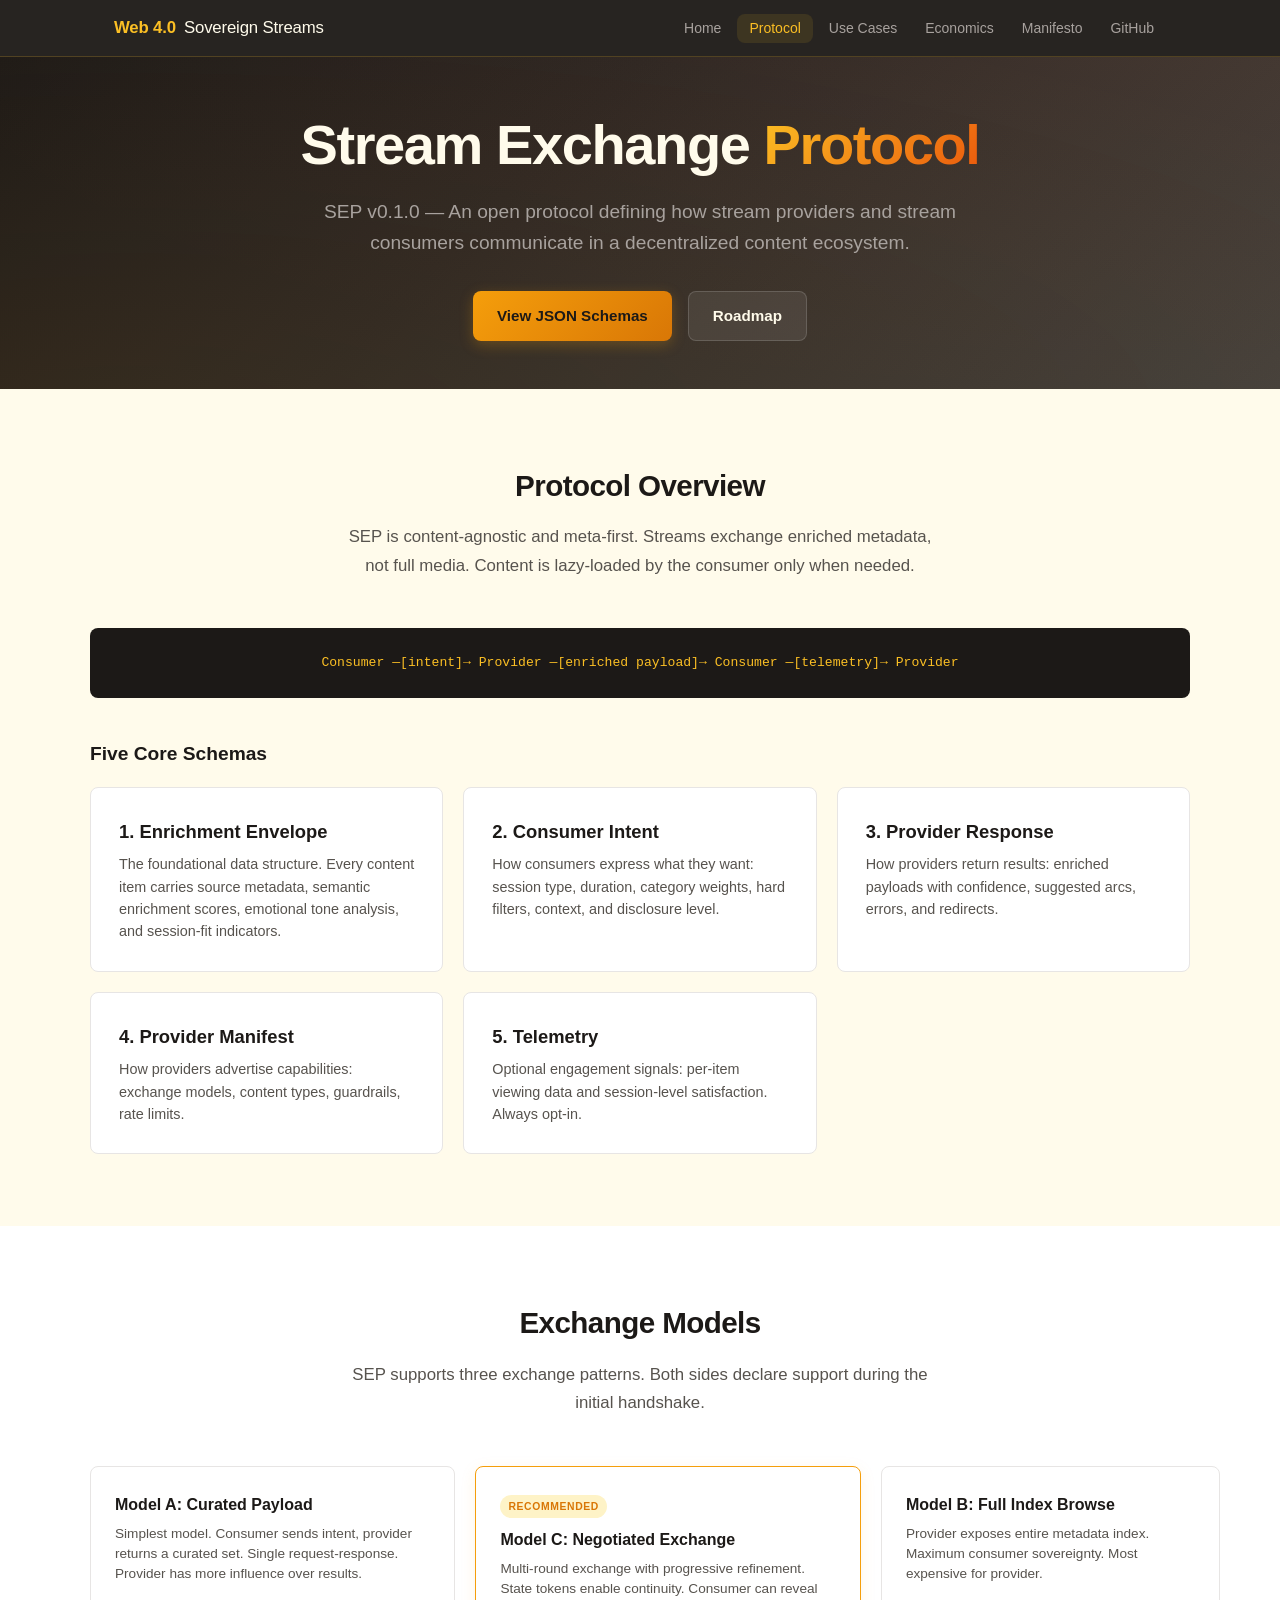
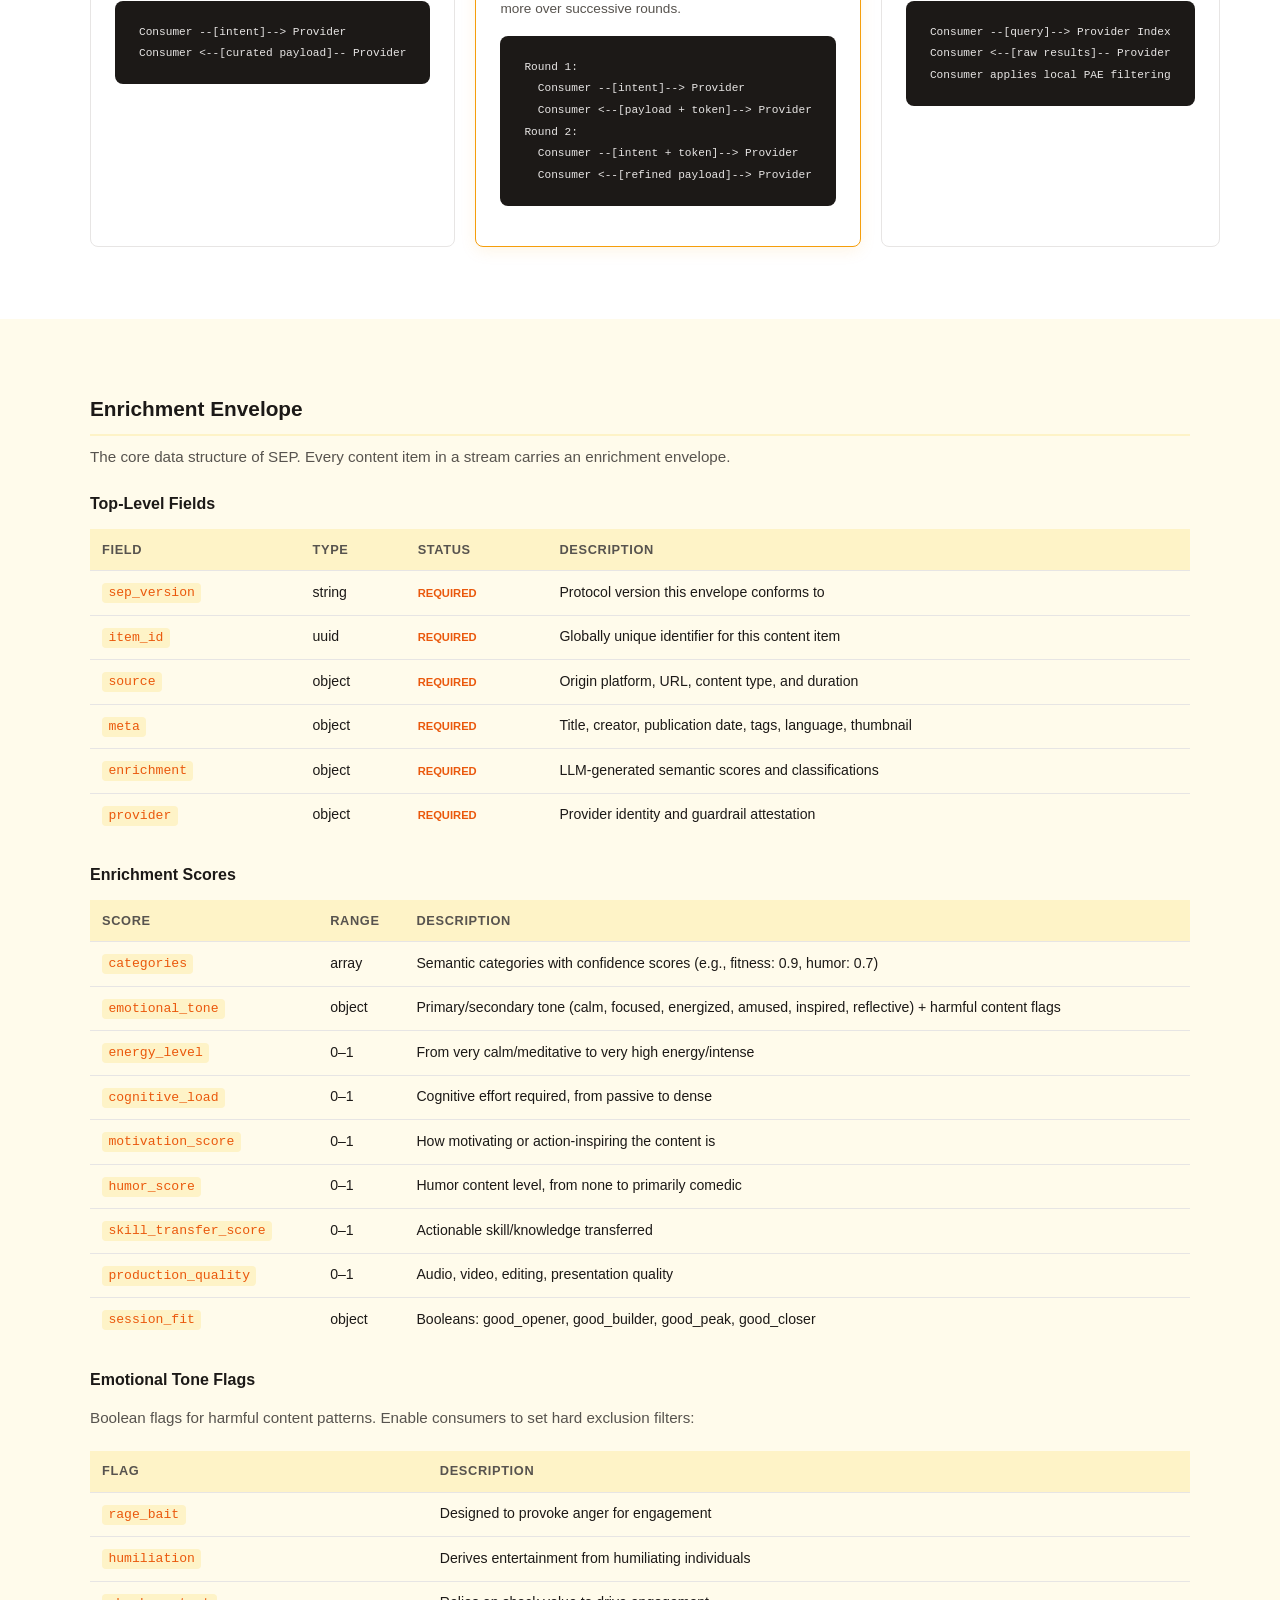
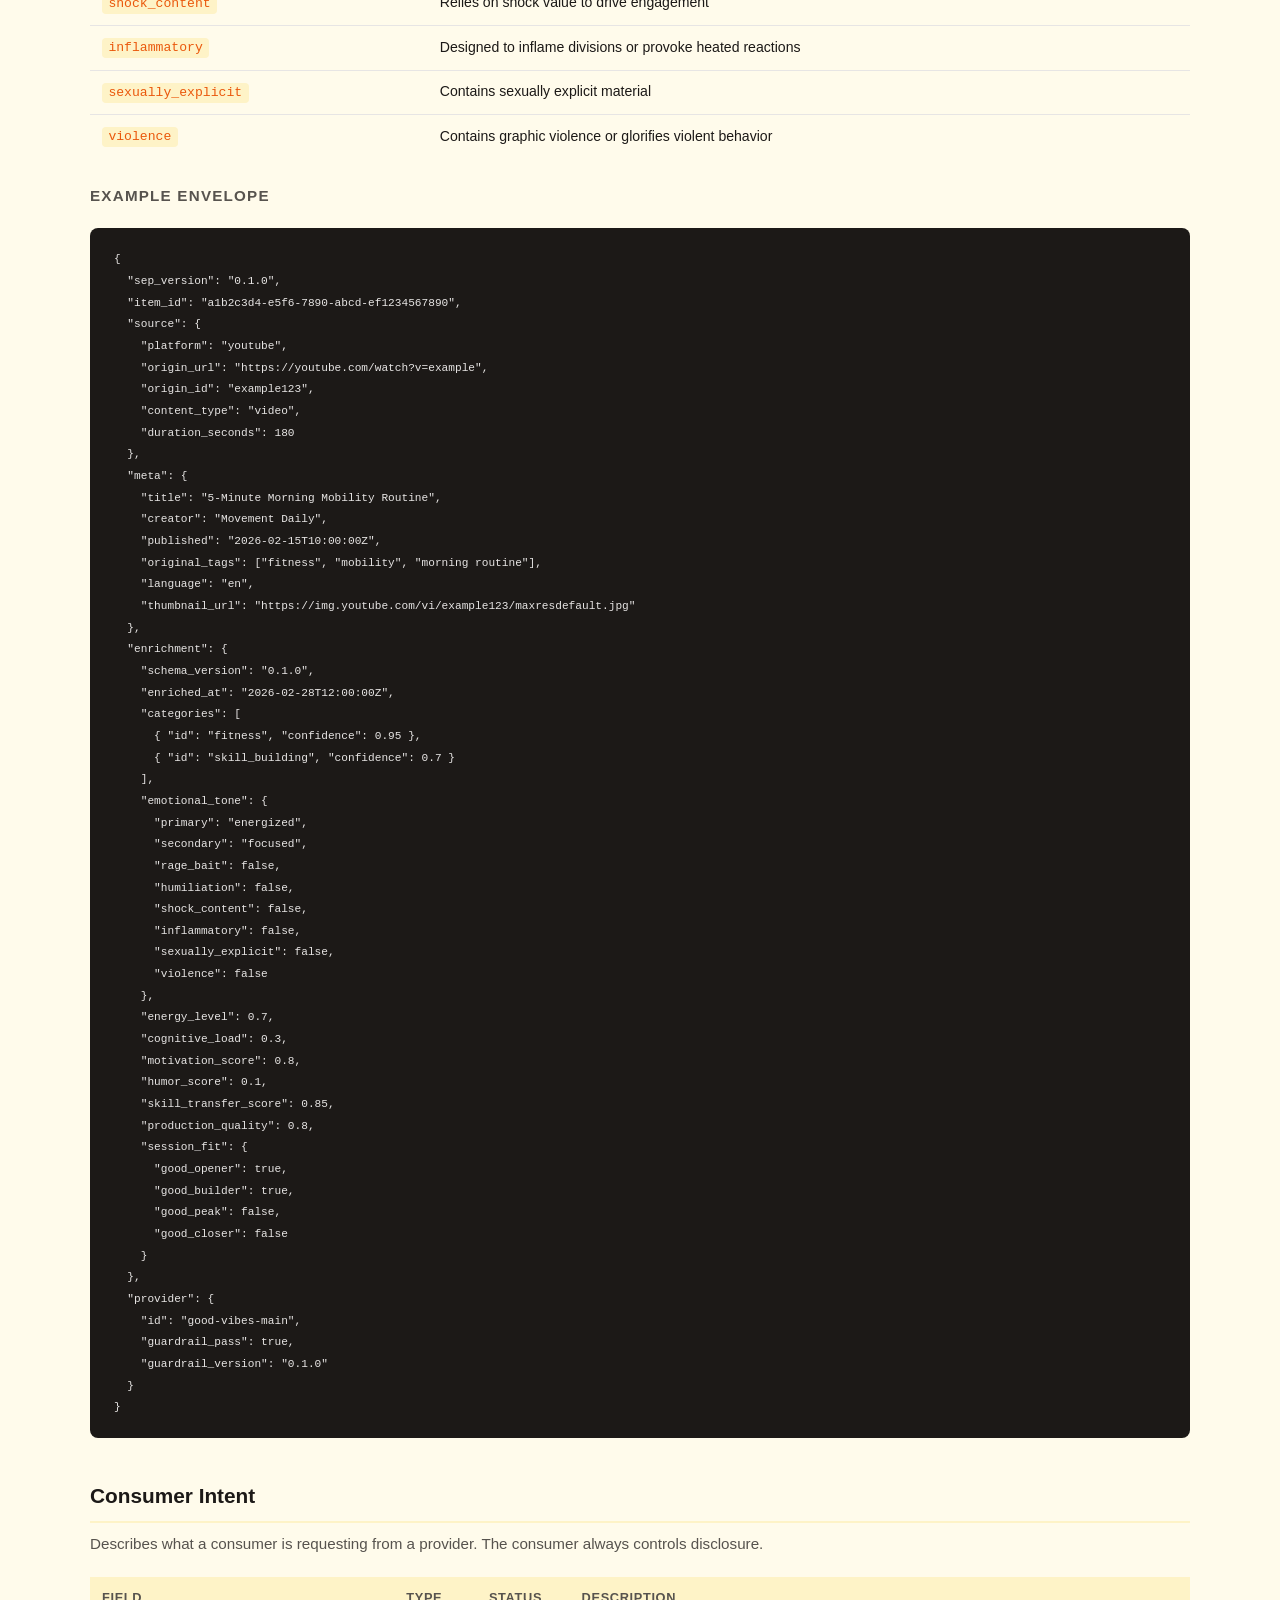
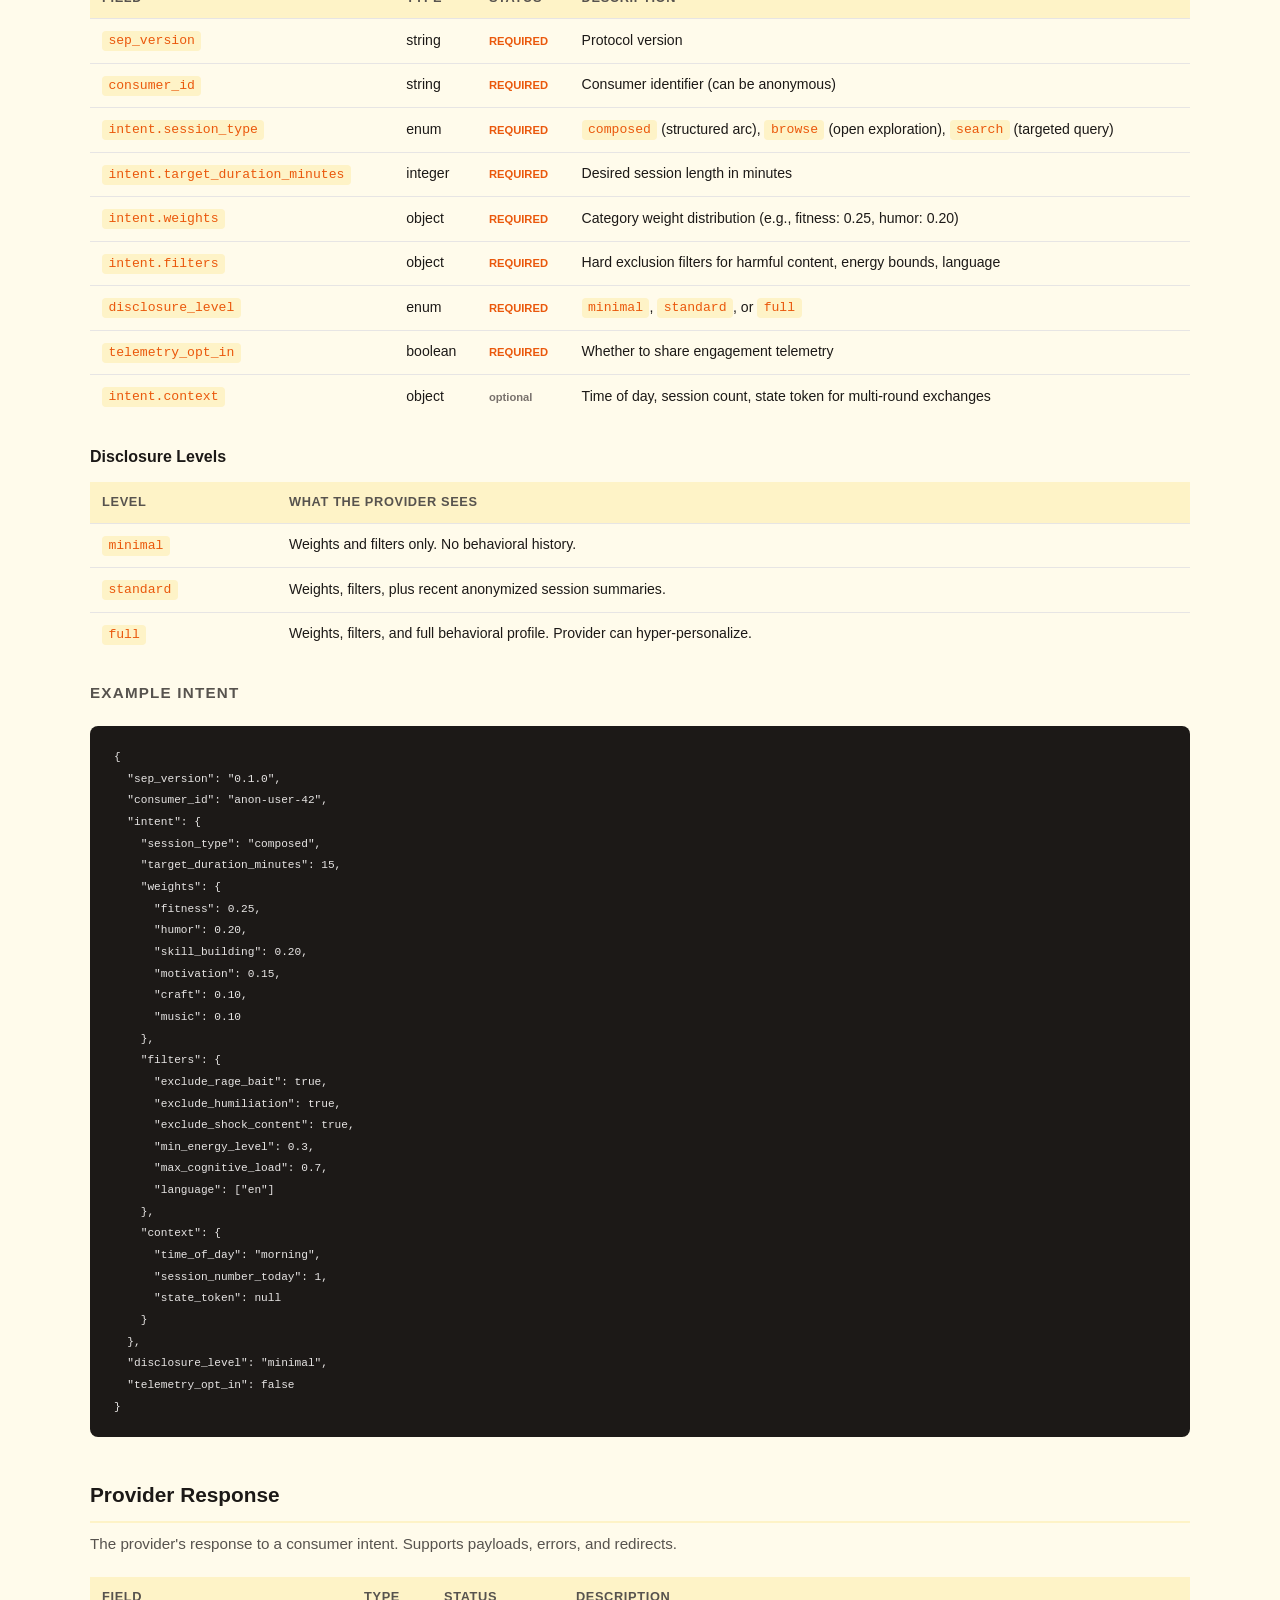
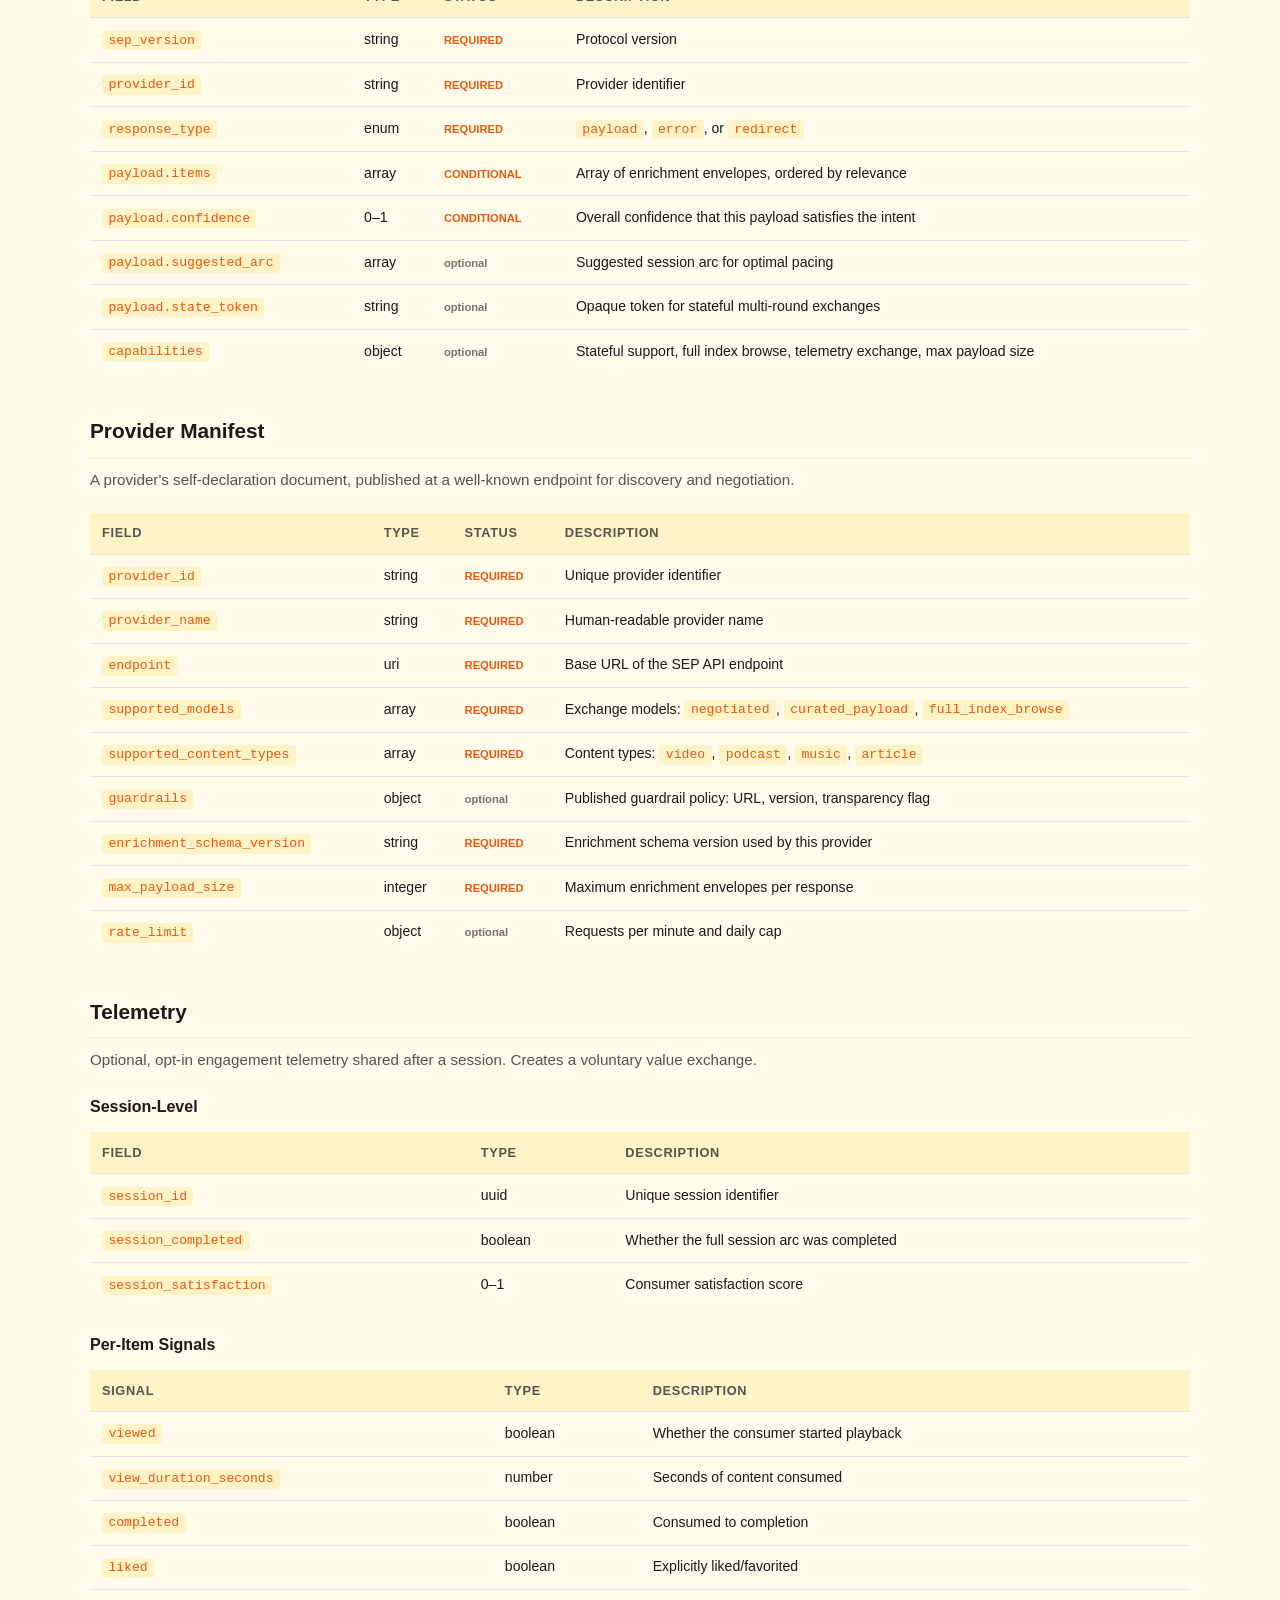
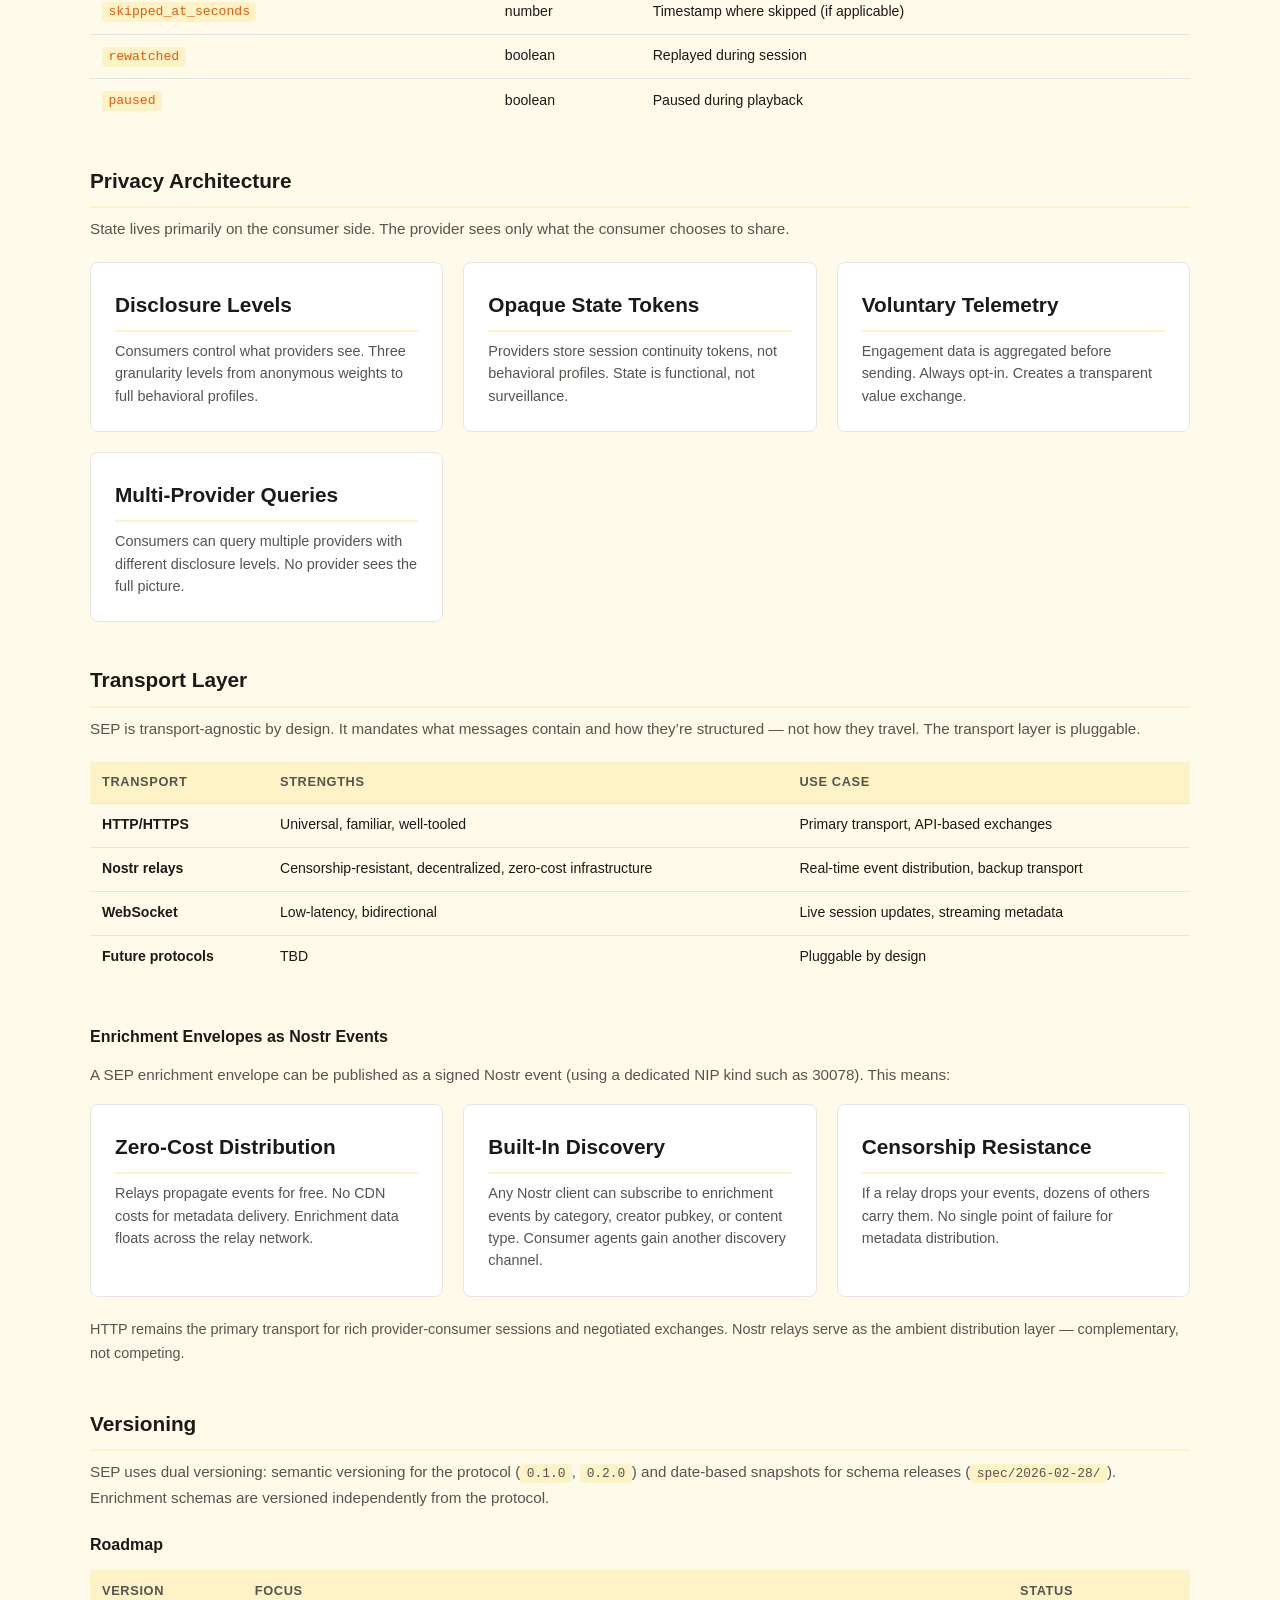
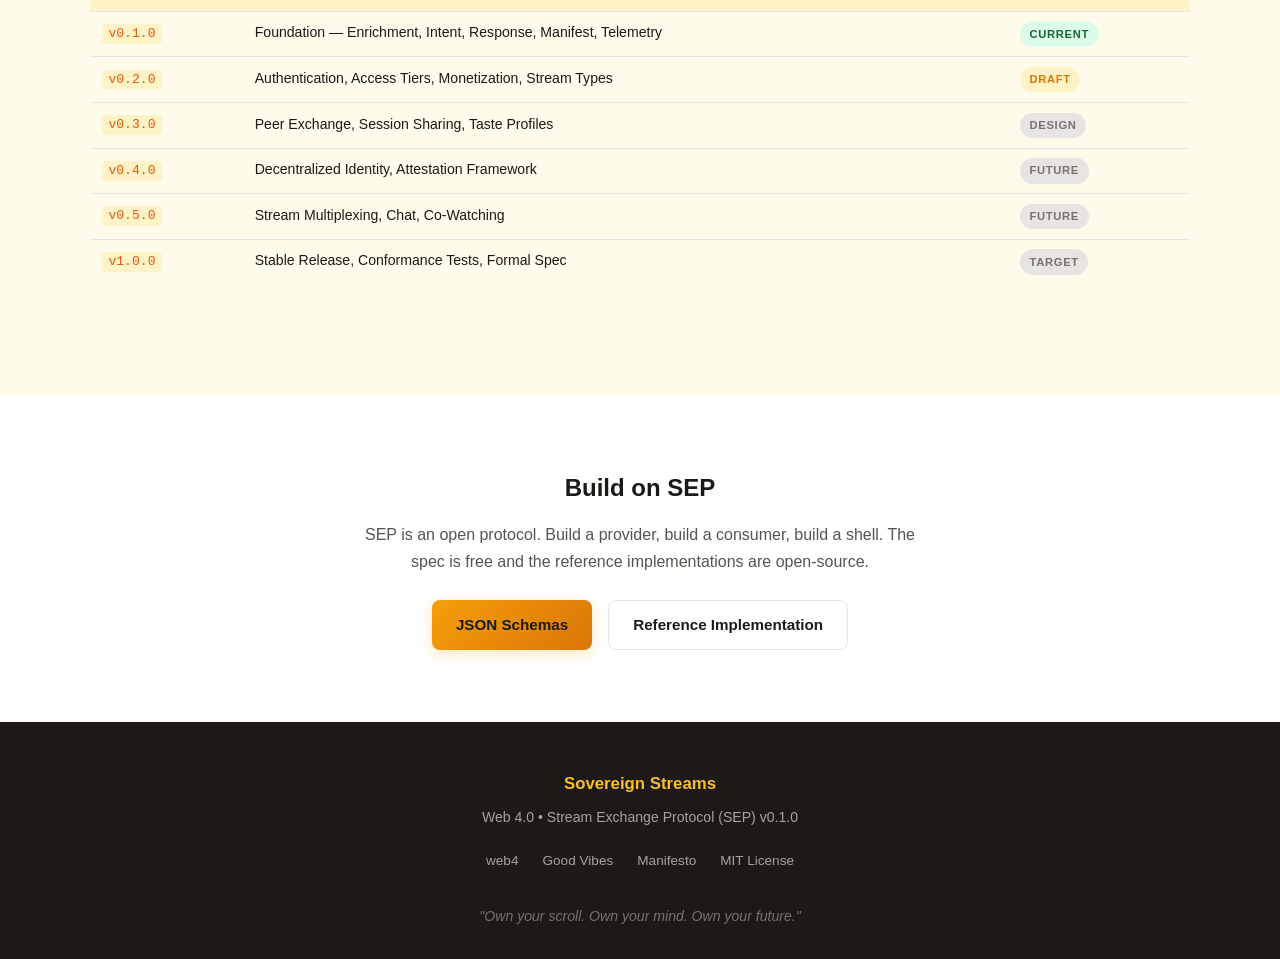
<file: web4/docs/protocol.html>
<!DOCTYPE html>
<html lang="en">
<head>
  <meta charset="UTF-8">
  <meta name="viewport" content="width=device-width, initial-scale=1.0">
  <title>SEP Protocol Specification &mdash; Web 4.0</title>
  <meta name="description" content="Stream Exchange Protocol (SEP) v0.1.0 specification. Defines how stream providers and consumers exchange metadata-driven content.">
  <link rel="stylesheet" href="style.css">
</head>
<body>

  <!-- Navigation -->
  <nav class="nav">
    <div class="nav-inner">
      <a href="index.html" class="nav-brand">Web 4.0 <span>Sovereign Streams</span></a>
      <button class="nav-toggle" aria-label="Toggle navigation">&#9776;</button>
      <ul class="nav-links">
        <li><a href="index.html">Home</a></li>
        <li><a href="protocol.html" class="active">Protocol</a></li>
        <li><a href="use-cases.html">Use Cases</a></li>
        <li><a href="economics.html">Economics</a></li>
        <li><a href="https://github.com/sovereign-streams/web4/blob/main/MANIFESTO.md">Manifesto</a></li>
        <li><a href="https://github.com/sovereign-streams">GitHub</a></li>
      </ul>
    </div>
  </nav>

  <!-- Hero -->
  <section class="hero" style="padding: 3.5rem 1.5rem 3rem;">
    <div class="hero-content">
      <h1>Stream Exchange <span class="accent">Protocol</span></h1>
      <p class="tagline">SEP v0.1.0 &mdash; An open protocol defining how stream providers and stream consumers communicate in a decentralized content ecosystem.</p>
      <div class="hero-cta">
        <a href="https://github.com/sovereign-streams/web4/tree/main/spec/2026-02-28" class="btn btn-primary">View JSON Schemas</a>
        <a href="https://github.com/sovereign-streams/web4/blob/main/spec/SEP-EVOLUTION.md" class="btn btn-secondary">Roadmap</a>
      </div>
    </div>
  </section>

  <!-- Overview -->
  <section class="section">
    <div class="section-inner">
      <div class="section-header">
        <h2>Protocol Overview</h2>
        <p>SEP is content-agnostic and meta-first. Streams exchange enriched metadata, not full media. Content is lazy-loaded by the consumer only when needed.</p>
      </div>

      <div class="flow-diagram">Consumer &mdash;[intent]&rarr; Provider &mdash;[enriched payload]&rarr; Consumer &mdash;[telemetry]&rarr; Provider</div>

      <div style="margin-top: 2.5rem;">
        <h3 style="font-size: 1.2rem; margin-bottom: 1rem;">Five Core Schemas</h3>
        <div class="card-grid">
          <div class="card">
            <h3>1. Enrichment Envelope</h3>
            <p>The foundational data structure. Every content item carries source metadata, semantic enrichment scores, emotional tone analysis, and session-fit indicators.</p>
          </div>
          <div class="card">
            <h3>2. Consumer Intent</h3>
            <p>How consumers express what they want: session type, duration, category weights, hard filters, context, and disclosure level.</p>
          </div>
          <div class="card">
            <h3>3. Provider Response</h3>
            <p>How providers return results: enriched payloads with confidence, suggested arcs, errors, and redirects.</p>
          </div>
          <div class="card">
            <h3>4. Provider Manifest</h3>
            <p>How providers advertise capabilities: exchange models, content types, guardrails, rate limits.</p>
          </div>
          <div class="card">
            <h3>5. Telemetry</h3>
            <p>Optional engagement signals: per-item viewing data and session-level satisfaction. Always opt-in.</p>
          </div>
        </div>
      </div>
    </div>
  </section>

  <!-- Exchange Models -->
  <section class="section section-alt">
    <div class="section-inner">
      <div class="section-header">
        <h2>Exchange Models</h2>
        <p>SEP supports three exchange patterns. Both sides declare support during the initial handshake.</p>
      </div>

      <div class="exchange-models">
        <div class="exchange-model">
          <h4>Model A: Curated Payload</h4>
          <p>Simplest model. Consumer sends intent, provider returns a curated set. Single request-response. Provider has more influence over results.</p>
          <pre><code>Consumer --[intent]--> Provider
Consumer <--[curated payload]-- Provider</code></pre>
        </div>

        <div class="exchange-model recommended">
          <span class="exchange-model-badge">Recommended</span>
          <h4>Model C: Negotiated Exchange</h4>
          <p>Multi-round exchange with progressive refinement. State tokens enable continuity. Consumer can reveal more over successive rounds.</p>
          <pre><code>Round 1:
  Consumer --[intent]--> Provider
  Consumer <--[payload + token]--> Provider
Round 2:
  Consumer --[intent + token]--> Provider
  Consumer <--[refined payload]--> Provider</code></pre>
        </div>

        <div class="exchange-model">
          <h4>Model B: Full Index Browse</h4>
          <p>Provider exposes entire metadata index. Maximum consumer sovereignty. Most expensive for provider.</p>
          <pre><code>Consumer --[query]--> Provider Index
Consumer <--[raw results]-- Provider
Consumer applies local PAE filtering</code></pre>
        </div>
      </div>
    </div>
  </section>

  <!-- Schema: Enrichment Envelope -->
  <section class="section">
    <div class="section-inner">
      <div class="schema-section">
        <h3>Enrichment Envelope</h3>
        <p>The core data structure of SEP. Every content item in a stream carries an enrichment envelope.</p>

        <h4 style="font-size: 1rem; margin: 1.25rem 0 0.75rem;">Top-Level Fields</h4>
        <table class="field-table">
          <thead>
            <tr><th>Field</th><th>Type</th><th>Status</th><th>Description</th></tr>
          </thead>
          <tbody>
            <tr>
              <td><code>sep_version</code></td>
              <td>string</td>
              <td><span class="field-required">required</span></td>
              <td>Protocol version this envelope conforms to</td>
            </tr>
            <tr>
              <td><code>item_id</code></td>
              <td>uuid</td>
              <td><span class="field-required">required</span></td>
              <td>Globally unique identifier for this content item</td>
            </tr>
            <tr>
              <td><code>source</code></td>
              <td>object</td>
              <td><span class="field-required">required</span></td>
              <td>Origin platform, URL, content type, and duration</td>
            </tr>
            <tr>
              <td><code>meta</code></td>
              <td>object</td>
              <td><span class="field-required">required</span></td>
              <td>Title, creator, publication date, tags, language, thumbnail</td>
            </tr>
            <tr>
              <td><code>enrichment</code></td>
              <td>object</td>
              <td><span class="field-required">required</span></td>
              <td>LLM-generated semantic scores and classifications</td>
            </tr>
            <tr>
              <td><code>provider</code></td>
              <td>object</td>
              <td><span class="field-required">required</span></td>
              <td>Provider identity and guardrail attestation</td>
            </tr>
          </tbody>
        </table>

        <h4 style="font-size: 1rem; margin: 1.25rem 0 0.75rem;">Enrichment Scores</h4>
        <table class="field-table">
          <thead>
            <tr><th>Score</th><th>Range</th><th>Description</th></tr>
          </thead>
          <tbody>
            <tr><td><code>categories</code></td><td>array</td><td>Semantic categories with confidence scores (e.g., fitness: 0.9, humor: 0.7)</td></tr>
            <tr><td><code>emotional_tone</code></td><td>object</td><td>Primary/secondary tone (calm, focused, energized, amused, inspired, reflective) + harmful content flags</td></tr>
            <tr><td><code>energy_level</code></td><td>0&ndash;1</td><td>From very calm/meditative to very high energy/intense</td></tr>
            <tr><td><code>cognitive_load</code></td><td>0&ndash;1</td><td>Cognitive effort required, from passive to dense</td></tr>
            <tr><td><code>motivation_score</code></td><td>0&ndash;1</td><td>How motivating or action-inspiring the content is</td></tr>
            <tr><td><code>humor_score</code></td><td>0&ndash;1</td><td>Humor content level, from none to primarily comedic</td></tr>
            <tr><td><code>skill_transfer_score</code></td><td>0&ndash;1</td><td>Actionable skill/knowledge transferred</td></tr>
            <tr><td><code>production_quality</code></td><td>0&ndash;1</td><td>Audio, video, editing, presentation quality</td></tr>
            <tr><td><code>session_fit</code></td><td>object</td><td>Booleans: good_opener, good_builder, good_peak, good_closer</td></tr>
          </tbody>
        </table>

        <h4 style="font-size: 1rem; margin: 1.25rem 0 0.75rem;">Emotional Tone Flags</h4>
        <p>Boolean flags for harmful content patterns. Enable consumers to set hard exclusion filters:</p>
        <table class="field-table">
          <thead>
            <tr><th>Flag</th><th>Description</th></tr>
          </thead>
          <tbody>
            <tr><td><code>rage_bait</code></td><td>Designed to provoke anger for engagement</td></tr>
            <tr><td><code>humiliation</code></td><td>Derives entertainment from humiliating individuals</td></tr>
            <tr><td><code>shock_content</code></td><td>Relies on shock value to drive engagement</td></tr>
            <tr><td><code>inflammatory</code></td><td>Designed to inflame divisions or provoke heated reactions</td></tr>
            <tr><td><code>sexually_explicit</code></td><td>Contains sexually explicit material</td></tr>
            <tr><td><code>violence</code></td><td>Contains graphic violence or glorifies violent behavior</td></tr>
          </tbody>
        </table>

        <p class="code-label">Example Envelope</p>
        <pre><code>{
  "sep_version": "0.1.0",
  "item_id": "a1b2c3d4-e5f6-7890-abcd-ef1234567890",
  "source": {
    "platform": "youtube",
    "origin_url": "https://youtube.com/watch?v=example",
    "origin_id": "example123",
    "content_type": "video",
    "duration_seconds": 180
  },
  "meta": {
    "title": "5-Minute Morning Mobility Routine",
    "creator": "Movement Daily",
    "published": "2026-02-15T10:00:00Z",
    "original_tags": ["fitness", "mobility", "morning routine"],
    "language": "en",
    "thumbnail_url": "https://img.youtube.com/vi/example123/maxresdefault.jpg"
  },
  "enrichment": {
    "schema_version": "0.1.0",
    "enriched_at": "2026-02-28T12:00:00Z",
    "categories": [
      { "id": "fitness", "confidence": 0.95 },
      { "id": "skill_building", "confidence": 0.7 }
    ],
    "emotional_tone": {
      "primary": "energized",
      "secondary": "focused",
      "rage_bait": false,
      "humiliation": false,
      "shock_content": false,
      "inflammatory": false,
      "sexually_explicit": false,
      "violence": false
    },
    "energy_level": 0.7,
    "cognitive_load": 0.3,
    "motivation_score": 0.8,
    "humor_score": 0.1,
    "skill_transfer_score": 0.85,
    "production_quality": 0.8,
    "session_fit": {
      "good_opener": true,
      "good_builder": true,
      "good_peak": false,
      "good_closer": false
    }
  },
  "provider": {
    "id": "good-vibes-main",
    "guardrail_pass": true,
    "guardrail_version": "0.1.0"
  }
}</code></pre>
      </div>

      <!-- Consumer Intent -->
      <div class="schema-section">
        <h3>Consumer Intent</h3>
        <p>Describes what a consumer is requesting from a provider. The consumer always controls disclosure.</p>

        <table class="field-table">
          <thead>
            <tr><th>Field</th><th>Type</th><th>Status</th><th>Description</th></tr>
          </thead>
          <tbody>
            <tr>
              <td><code>sep_version</code></td>
              <td>string</td>
              <td><span class="field-required">required</span></td>
              <td>Protocol version</td>
            </tr>
            <tr>
              <td><code>consumer_id</code></td>
              <td>string</td>
              <td><span class="field-required">required</span></td>
              <td>Consumer identifier (can be anonymous)</td>
            </tr>
            <tr>
              <td><code>intent.session_type</code></td>
              <td>enum</td>
              <td><span class="field-required">required</span></td>
              <td><code>composed</code> (structured arc), <code>browse</code> (open exploration), <code>search</code> (targeted query)</td>
            </tr>
            <tr>
              <td><code>intent.target_duration_minutes</code></td>
              <td>integer</td>
              <td><span class="field-required">required</span></td>
              <td>Desired session length in minutes</td>
            </tr>
            <tr>
              <td><code>intent.weights</code></td>
              <td>object</td>
              <td><span class="field-required">required</span></td>
              <td>Category weight distribution (e.g., fitness: 0.25, humor: 0.20)</td>
            </tr>
            <tr>
              <td><code>intent.filters</code></td>
              <td>object</td>
              <td><span class="field-required">required</span></td>
              <td>Hard exclusion filters for harmful content, energy bounds, language</td>
            </tr>
            <tr>
              <td><code>disclosure_level</code></td>
              <td>enum</td>
              <td><span class="field-required">required</span></td>
              <td><code>minimal</code>, <code>standard</code>, or <code>full</code></td>
            </tr>
            <tr>
              <td><code>telemetry_opt_in</code></td>
              <td>boolean</td>
              <td><span class="field-required">required</span></td>
              <td>Whether to share engagement telemetry</td>
            </tr>
            <tr>
              <td><code>intent.context</code></td>
              <td>object</td>
              <td><span class="field-optional">optional</span></td>
              <td>Time of day, session count, state token for multi-round exchanges</td>
            </tr>
          </tbody>
        </table>

        <h4 style="font-size: 1rem; margin: 1.25rem 0 0.75rem;">Disclosure Levels</h4>
        <table class="field-table">
          <thead>
            <tr><th>Level</th><th>What the provider sees</th></tr>
          </thead>
          <tbody>
            <tr><td><code>minimal</code></td><td>Weights and filters only. No behavioral history.</td></tr>
            <tr><td><code>standard</code></td><td>Weights, filters, plus recent anonymized session summaries.</td></tr>
            <tr><td><code>full</code></td><td>Weights, filters, and full behavioral profile. Provider can hyper-personalize.</td></tr>
          </tbody>
        </table>

        <p class="code-label">Example Intent</p>
        <pre><code>{
  "sep_version": "0.1.0",
  "consumer_id": "anon-user-42",
  "intent": {
    "session_type": "composed",
    "target_duration_minutes": 15,
    "weights": {
      "fitness": 0.25,
      "humor": 0.20,
      "skill_building": 0.20,
      "motivation": 0.15,
      "craft": 0.10,
      "music": 0.10
    },
    "filters": {
      "exclude_rage_bait": true,
      "exclude_humiliation": true,
      "exclude_shock_content": true,
      "min_energy_level": 0.3,
      "max_cognitive_load": 0.7,
      "language": ["en"]
    },
    "context": {
      "time_of_day": "morning",
      "session_number_today": 1,
      "state_token": null
    }
  },
  "disclosure_level": "minimal",
  "telemetry_opt_in": false
}</code></pre>
      </div>

      <!-- Provider Response -->
      <div class="schema-section">
        <h3>Provider Response</h3>
        <p>The provider's response to a consumer intent. Supports payloads, errors, and redirects.</p>

        <table class="field-table">
          <thead>
            <tr><th>Field</th><th>Type</th><th>Status</th><th>Description</th></tr>
          </thead>
          <tbody>
            <tr>
              <td><code>sep_version</code></td>
              <td>string</td>
              <td><span class="field-required">required</span></td>
              <td>Protocol version</td>
            </tr>
            <tr>
              <td><code>provider_id</code></td>
              <td>string</td>
              <td><span class="field-required">required</span></td>
              <td>Provider identifier</td>
            </tr>
            <tr>
              <td><code>response_type</code></td>
              <td>enum</td>
              <td><span class="field-required">required</span></td>
              <td><code>payload</code>, <code>error</code>, or <code>redirect</code></td>
            </tr>
            <tr>
              <td><code>payload.items</code></td>
              <td>array</td>
              <td><span class="field-required">conditional</span></td>
              <td>Array of enrichment envelopes, ordered by relevance</td>
            </tr>
            <tr>
              <td><code>payload.confidence</code></td>
              <td>0&ndash;1</td>
              <td><span class="field-required">conditional</span></td>
              <td>Overall confidence that this payload satisfies the intent</td>
            </tr>
            <tr>
              <td><code>payload.suggested_arc</code></td>
              <td>array</td>
              <td><span class="field-optional">optional</span></td>
              <td>Suggested session arc for optimal pacing</td>
            </tr>
            <tr>
              <td><code>payload.state_token</code></td>
              <td>string</td>
              <td><span class="field-optional">optional</span></td>
              <td>Opaque token for stateful multi-round exchanges</td>
            </tr>
            <tr>
              <td><code>capabilities</code></td>
              <td>object</td>
              <td><span class="field-optional">optional</span></td>
              <td>Stateful support, full index browse, telemetry exchange, max payload size</td>
            </tr>
          </tbody>
        </table>
      </div>

      <!-- Provider Manifest -->
      <div class="schema-section">
        <h3>Provider Manifest</h3>
        <p>A provider's self-declaration document, published at a well-known endpoint for discovery and negotiation.</p>

        <table class="field-table">
          <thead>
            <tr><th>Field</th><th>Type</th><th>Status</th><th>Description</th></tr>
          </thead>
          <tbody>
            <tr>
              <td><code>provider_id</code></td>
              <td>string</td>
              <td><span class="field-required">required</span></td>
              <td>Unique provider identifier</td>
            </tr>
            <tr>
              <td><code>provider_name</code></td>
              <td>string</td>
              <td><span class="field-required">required</span></td>
              <td>Human-readable provider name</td>
            </tr>
            <tr>
              <td><code>endpoint</code></td>
              <td>uri</td>
              <td><span class="field-required">required</span></td>
              <td>Base URL of the SEP API endpoint</td>
            </tr>
            <tr>
              <td><code>supported_models</code></td>
              <td>array</td>
              <td><span class="field-required">required</span></td>
              <td>Exchange models: <code>negotiated</code>, <code>curated_payload</code>, <code>full_index_browse</code></td>
            </tr>
            <tr>
              <td><code>supported_content_types</code></td>
              <td>array</td>
              <td><span class="field-required">required</span></td>
              <td>Content types: <code>video</code>, <code>podcast</code>, <code>music</code>, <code>article</code></td>
            </tr>
            <tr>
              <td><code>guardrails</code></td>
              <td>object</td>
              <td><span class="field-optional">optional</span></td>
              <td>Published guardrail policy: URL, version, transparency flag</td>
            </tr>
            <tr>
              <td><code>enrichment_schema_version</code></td>
              <td>string</td>
              <td><span class="field-required">required</span></td>
              <td>Enrichment schema version used by this provider</td>
            </tr>
            <tr>
              <td><code>max_payload_size</code></td>
              <td>integer</td>
              <td><span class="field-required">required</span></td>
              <td>Maximum enrichment envelopes per response</td>
            </tr>
            <tr>
              <td><code>rate_limit</code></td>
              <td>object</td>
              <td><span class="field-optional">optional</span></td>
              <td>Requests per minute and daily cap</td>
            </tr>
          </tbody>
        </table>
      </div>

      <!-- Telemetry -->
      <div class="schema-section">
        <h3>Telemetry</h3>
        <p>Optional, opt-in engagement telemetry shared after a session. Creates a voluntary value exchange.</p>

        <h4 style="font-size: 1rem; margin: 1.25rem 0 0.75rem;">Session-Level</h4>
        <table class="field-table">
          <thead>
            <tr><th>Field</th><th>Type</th><th>Description</th></tr>
          </thead>
          <tbody>
            <tr><td><code>session_id</code></td><td>uuid</td><td>Unique session identifier</td></tr>
            <tr><td><code>session_completed</code></td><td>boolean</td><td>Whether the full session arc was completed</td></tr>
            <tr><td><code>session_satisfaction</code></td><td>0&ndash;1</td><td>Consumer satisfaction score</td></tr>
          </tbody>
        </table>

        <h4 style="font-size: 1rem; margin: 1.25rem 0 0.75rem;">Per-Item Signals</h4>
        <table class="field-table">
          <thead>
            <tr><th>Signal</th><th>Type</th><th>Description</th></tr>
          </thead>
          <tbody>
            <tr><td><code>viewed</code></td><td>boolean</td><td>Whether the consumer started playback</td></tr>
            <tr><td><code>view_duration_seconds</code></td><td>number</td><td>Seconds of content consumed</td></tr>
            <tr><td><code>completed</code></td><td>boolean</td><td>Consumed to completion</td></tr>
            <tr><td><code>liked</code></td><td>boolean</td><td>Explicitly liked/favorited</td></tr>
            <tr><td><code>skipped_at_seconds</code></td><td>number</td><td>Timestamp where skipped (if applicable)</td></tr>
            <tr><td><code>rewatched</code></td><td>boolean</td><td>Replayed during session</td></tr>
            <tr><td><code>paused</code></td><td>boolean</td><td>Paused during playback</td></tr>
          </tbody>
        </table>
      </div>

      <!-- Privacy Architecture -->
      <div class="schema-section">
        <h3>Privacy Architecture</h3>
        <p>State lives primarily on the consumer side. The provider sees only what the consumer chooses to share.</p>

        <div class="principles-grid" style="margin-top: 1rem;">
          <div class="principle">
            <h3>Disclosure Levels</h3>
            <p>Consumers control what providers see. Three granularity levels from anonymous weights to full behavioral profiles.</p>
          </div>
          <div class="principle">
            <h3>Opaque State Tokens</h3>
            <p>Providers store session continuity tokens, not behavioral profiles. State is functional, not surveillance.</p>
          </div>
          <div class="principle">
            <h3>Voluntary Telemetry</h3>
            <p>Engagement data is aggregated before sending. Always opt-in. Creates a transparent value exchange.</p>
          </div>
          <div class="principle">
            <h3>Multi-Provider Queries</h3>
            <p>Consumers can query multiple providers with different disclosure levels. No provider sees the full picture.</p>
          </div>
        </div>
      </div>

      <!-- Transport Layer -->
      <div class="schema-section">
        <h3>Transport Layer</h3>
        <p>SEP is transport-agnostic by design. It mandates what messages contain and how they&rsquo;re structured &mdash; not how they travel. The transport layer is pluggable.</p>

        <div class="table-responsive">
          <table class="field-table">
            <thead>
              <tr><th>Transport</th><th>Strengths</th><th>Use Case</th></tr>
            </thead>
            <tbody>
              <tr>
                <td><strong>HTTP/HTTPS</strong></td>
                <td>Universal, familiar, well-tooled</td>
                <td>Primary transport, API-based exchanges</td>
              </tr>
              <tr>
                <td><strong>Nostr relays</strong></td>
                <td>Censorship-resistant, decentralized, zero-cost infrastructure</td>
                <td>Real-time event distribution, backup transport</td>
              </tr>
              <tr>
                <td><strong>WebSocket</strong></td>
                <td>Low-latency, bidirectional</td>
                <td>Live session updates, streaming metadata</td>
              </tr>
              <tr>
                <td><strong>Future protocols</strong></td>
                <td>TBD</td>
                <td>Pluggable by design</td>
              </tr>
            </tbody>
          </table>
        </div>

        <h4 style="font-size: 1rem; margin: 1.25rem 0 0.75rem;">Enrichment Envelopes as Nostr Events</h4>
        <p style="color: var(--text-secondary); font-size: 0.95rem; margin-bottom: 1rem;">A SEP enrichment envelope can be published as a signed Nostr event (using a dedicated NIP kind such as 30078). This means:</p>

        <div class="principles-grid" style="margin-top: 1rem;">
          <div class="principle">
            <h3>Zero-Cost Distribution</h3>
            <p>Relays propagate events for free. No CDN costs for metadata delivery. Enrichment data floats across the relay network.</p>
          </div>
          <div class="principle">
            <h3>Built-In Discovery</h3>
            <p>Any Nostr client can subscribe to enrichment events by category, creator pubkey, or content type. Consumer agents gain another discovery channel.</p>
          </div>
          <div class="principle">
            <h3>Censorship Resistance</h3>
            <p>If a relay drops your events, dozens of others carry them. No single point of failure for metadata distribution.</p>
          </div>
        </div>

        <p style="color: var(--text-secondary); font-size: 0.9rem; margin-top: 1.25rem;">HTTP remains the primary transport for rich provider-consumer sessions and negotiated exchanges. Nostr relays serve as the ambient distribution layer &mdash; complementary, not competing.</p>
      </div>

      <!-- Versioning -->
      <div class="schema-section">
        <h3>Versioning</h3>
        <p>SEP uses dual versioning: semantic versioning for the protocol (<code>0.1.0</code>, <code>0.2.0</code>) and date-based snapshots for schema releases (<code>spec/2026-02-28/</code>). Enrichment schemas are versioned independently from the protocol.</p>

        <h4 style="font-size: 1rem; margin: 1.25rem 0 0.75rem;">Roadmap</h4>
        <table class="field-table">
          <thead>
            <tr><th>Version</th><th>Focus</th><th>Status</th></tr>
          </thead>
          <tbody>
            <tr><td><code>v0.1.0</code></td><td>Foundation &mdash; Enrichment, Intent, Response, Manifest, Telemetry</td><td><span class="card-status active" style="margin: 0;">Current</span></td></tr>
            <tr><td><code>v0.2.0</code></td><td>Authentication, Access Tiers, Monetization, Stream Types</td><td><span class="card-status planned" style="margin: 0;">Draft</span></td></tr>
            <tr><td><code>v0.3.0</code></td><td>Peer Exchange, Session Sharing, Taste Profiles</td><td><span class="card-status concept" style="margin: 0;">Design</span></td></tr>
            <tr><td><code>v0.4.0</code></td><td>Decentralized Identity, Attestation Framework</td><td><span class="card-status concept" style="margin: 0;">Future</span></td></tr>
            <tr><td><code>v0.5.0</code></td><td>Stream Multiplexing, Chat, Co-Watching</td><td><span class="card-status concept" style="margin: 0;">Future</span></td></tr>
            <tr><td><code>v1.0.0</code></td><td>Stable Release, Conformance Tests, Formal Spec</td><td><span class="card-status concept" style="margin: 0;">Target</span></td></tr>
          </tbody>
        </table>
      </div>

    </div>
  </section>

  <!-- CTA -->
  <section class="section section-alt" style="text-align: center;">
    <div class="section-inner">
      <h2 style="font-size: 1.5rem; margin-bottom: 0.75rem;">Build on SEP</h2>
      <p style="color: var(--text-secondary); max-width: 550px; margin: 0 auto 1.5rem;">SEP is an open protocol. Build a provider, build a consumer, build a shell. The spec is free and the reference implementations are open-source.</p>
      <div class="hero-cta">
        <a href="https://github.com/sovereign-streams/web4/tree/main/spec/2026-02-28" class="btn btn-primary">JSON Schemas</a>
        <a href="https://github.com/sovereign-streams/good-vibes" class="btn btn-secondary" style="color: var(--text-primary); border-color: var(--border);">Reference Implementation</a>
      </div>
    </div>
  </section>

  <!-- Footer -->
  <footer class="footer">
    <div class="footer-inner">
      <div class="footer-brand">Sovereign Streams</div>
      <p>Web 4.0 &bull; Stream Exchange Protocol (SEP) v0.1.0</p>
      <ul class="footer-links">
        <li><a href="https://github.com/sovereign-streams/web4">web4</a></li>
        <li><a href="https://github.com/sovereign-streams/good-vibes">Good Vibes</a></li>
        <li><a href="https://github.com/sovereign-streams/web4/blob/main/MANIFESTO.md">Manifesto</a></li>
        <li><a href="https://github.com/sovereign-streams/web4/blob/main/LICENSE">MIT License</a></li>
      </ul>
      <p class="footer-quote">"Own your scroll. Own your mind. Own your future."</p>
    </div>
  </footer>

  <script src="script.js"></script>
</body>
</html>
</file>
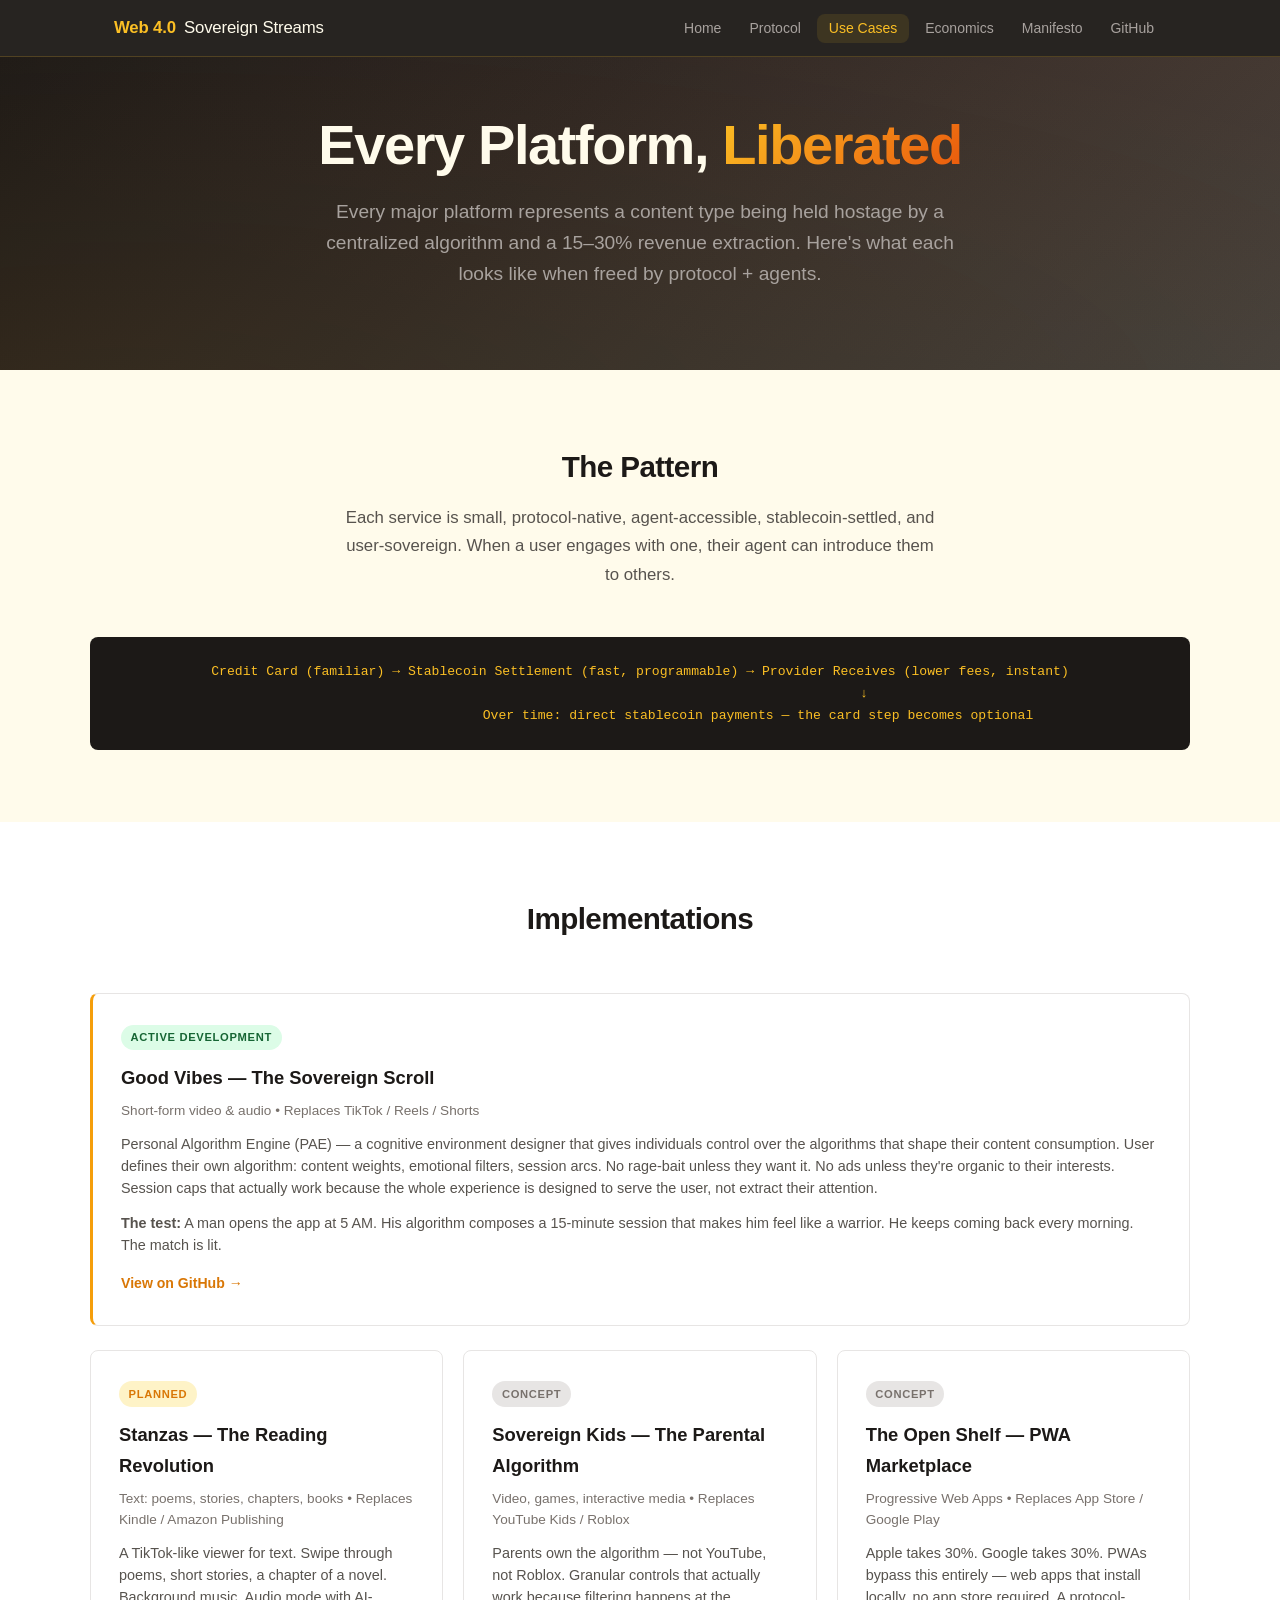
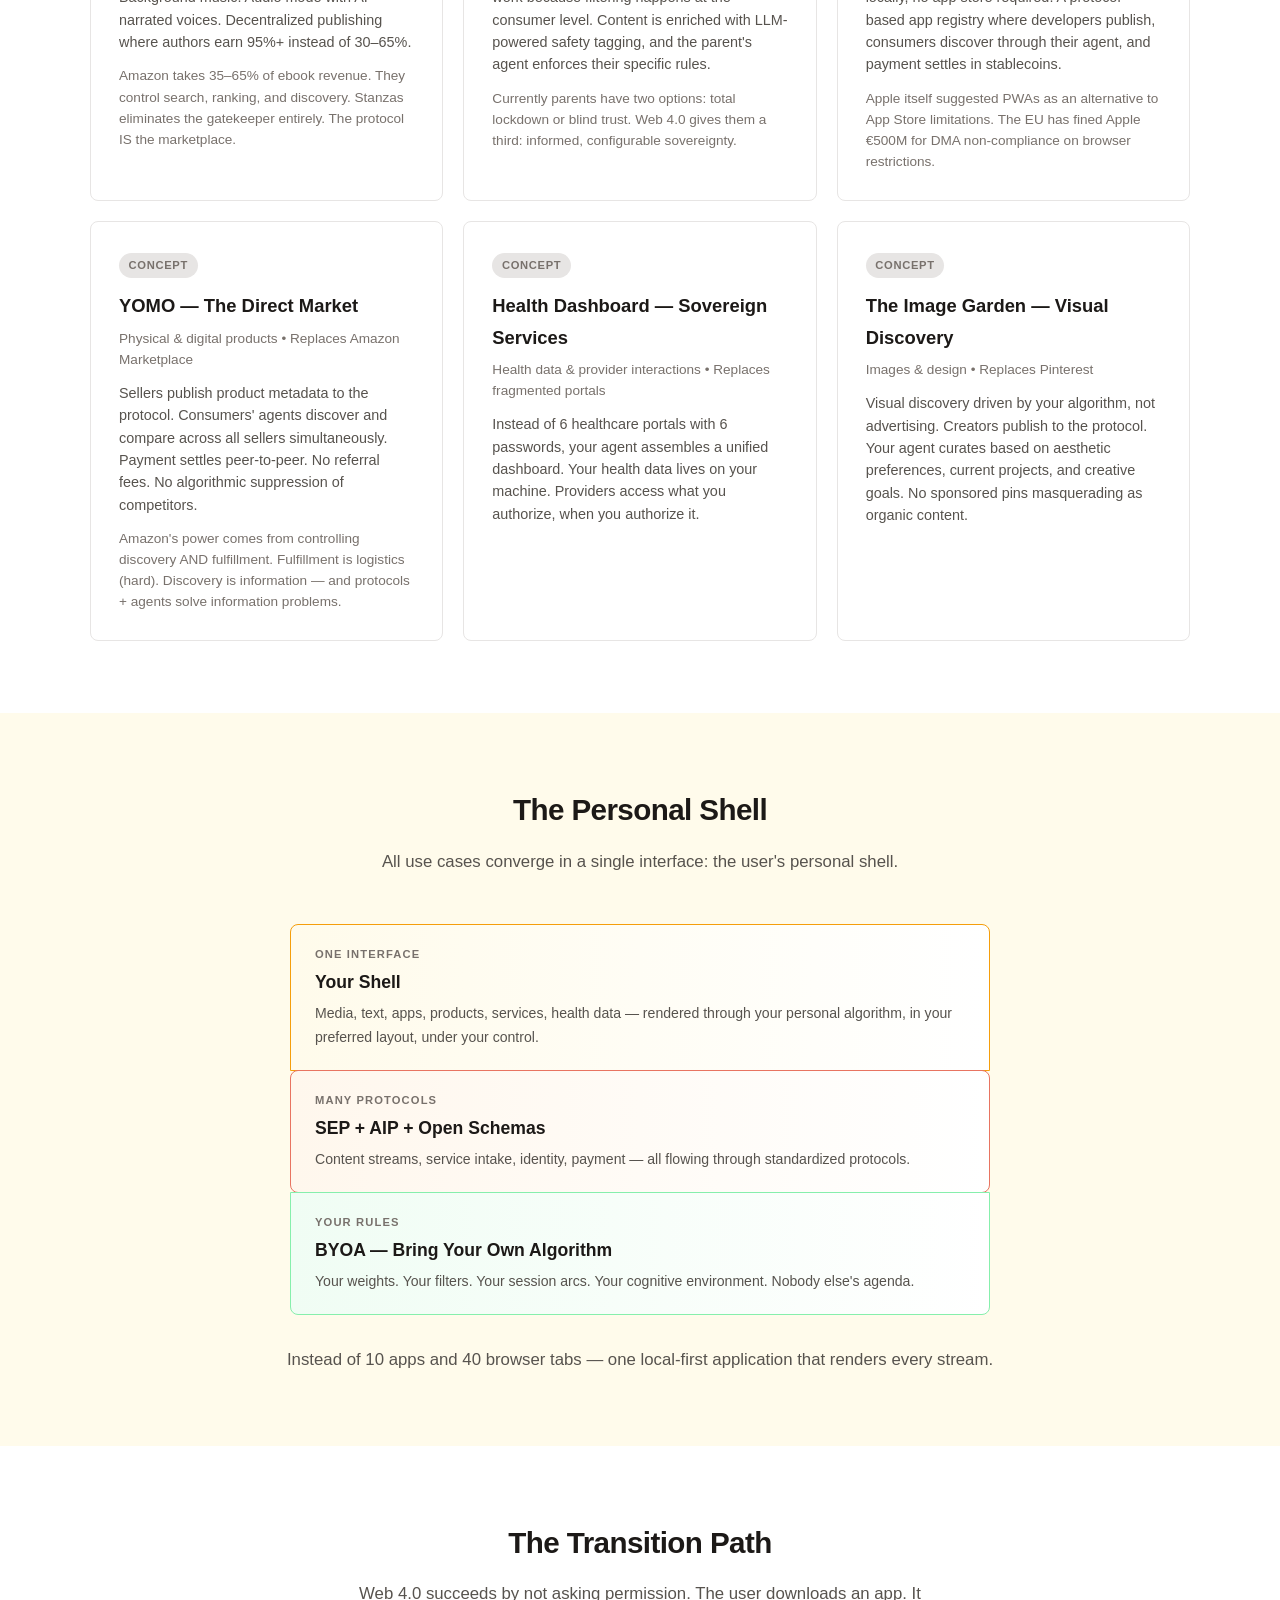
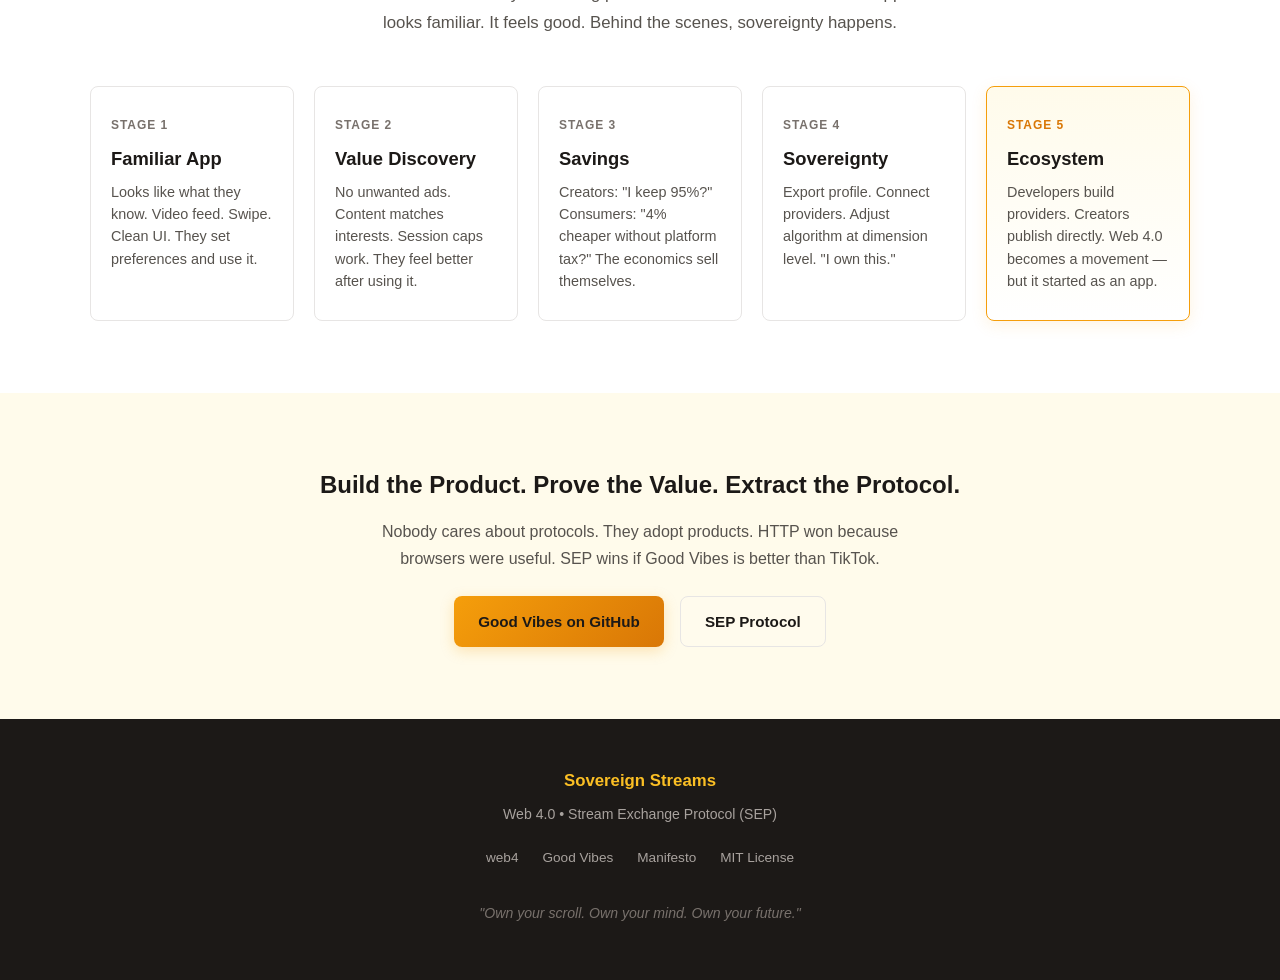
<file: web4/docs/use-cases.html>
<!DOCTYPE html>
<html lang="en">
<head>
  <meta charset="UTF-8">
  <meta name="viewport" content="width=device-width, initial-scale=1.0">
  <title>Use Cases &mdash; Web 4.0</title>
  <meta name="description" content="Web 4.0 use cases: Good Vibes, Stanzas, Sovereign Kids, The Open Shelf, YOMO, and more. Each platform reimagined with user-owned algorithms.">
  <link rel="stylesheet" href="style.css">
</head>
<body>

  <!-- Navigation -->
  <nav class="nav">
    <div class="nav-inner">
      <a href="index.html" class="nav-brand">Web 4.0 <span>Sovereign Streams</span></a>
      <button class="nav-toggle" aria-label="Toggle navigation">&#9776;</button>
      <ul class="nav-links">
        <li><a href="index.html">Home</a></li>
        <li><a href="protocol.html">Protocol</a></li>
        <li><a href="use-cases.html" class="active">Use Cases</a></li>
        <li><a href="economics.html">Economics</a></li>
        <li><a href="https://github.com/sovereign-streams/web4/blob/main/MANIFESTO.md">Manifesto</a></li>
        <li><a href="https://github.com/sovereign-streams">GitHub</a></li>
      </ul>
    </div>
  </nav>

  <!-- Hero -->
  <section class="hero" style="padding: 3.5rem 1.5rem 3rem;">
    <div class="hero-content">
      <h1>Every Platform, <span class="accent">Liberated</span></h1>
      <p class="tagline">Every major platform represents a content type being held hostage by a centralized algorithm and a 15&ndash;30% revenue extraction. Here's what each looks like when freed by protocol + agents.</p>
    </div>
  </section>

  <!-- The Insight -->
  <section class="section">
    <div class="section-inner">
      <div class="section-header">
        <h2>The Pattern</h2>
        <p>Each service is small, protocol-native, agent-accessible, stablecoin-settled, and user-sovereign. When a user engages with one, their agent can introduce them to others.</p>
      </div>

      <div class="flow-diagram">Credit Card (familiar) &rarr; Stablecoin Settlement (fast, programmable) &rarr; Provider Receives (lower fees, instant)
                                                         &darr;
                              Over time: direct stablecoin payments &mdash; the card step becomes optional</div>
    </div>
  </section>

  <!-- Use Cases Grid -->
  <section class="section section-alt">
    <div class="section-inner">
      <div class="section-header">
        <h2>Implementations</h2>
      </div>

      <!-- Good Vibes -->
      <div class="card" style="margin-bottom: 1.5rem; border-left: 3px solid var(--sunrise-gold);">
        <span class="card-status active">Active Development</span>
        <h3>Good Vibes &mdash; The Sovereign Scroll</h3>
        <p class="card-subtitle">Short-form video &amp; audio &bull; Replaces TikTok / Reels / Shorts</p>
        <p>Personal Algorithm Engine (PAE) &mdash; a cognitive environment designer that gives individuals control over the algorithms that shape their content consumption. User defines their own algorithm: content weights, emotional filters, session arcs. No rage-bait unless they want it. No ads unless they're organic to their interests. Session caps that actually work because the whole experience is designed to serve the user, not extract their attention.</p>
        <p style="margin-top: 0.75rem; font-size: 0.9rem; color: var(--text-secondary);"><strong>The test:</strong> A man opens the app at 5 AM. His algorithm composes a 15-minute session that makes him feel like a warrior. He keeps coming back every morning. The match is lit.</p>
        <a href="https://github.com/sovereign-streams/good-vibes" class="card-link">View on GitHub &rarr;</a>
      </div>

      <div class="card-grid">

        <!-- Stanzas -->
        <div class="card">
          <span class="card-status planned">Planned</span>
          <h3>Stanzas &mdash; The Reading Revolution</h3>
          <p class="card-subtitle">Text: poems, stories, chapters, books &bull; Replaces Kindle / Amazon Publishing</p>
          <p>A TikTok-like viewer for text. Swipe through poems, short stories, a chapter of a novel. Background music. Audio mode with AI-narrated voices. Decentralized publishing where authors earn 95%+ instead of 30&ndash;65%.</p>
          <p style="margin-top: 0.75rem; font-size: 0.85rem; color: var(--text-muted);">Amazon takes 35&ndash;65% of ebook revenue. They control search, ranking, and discovery. Stanzas eliminates the gatekeeper entirely. The protocol IS the marketplace.</p>
        </div>

        <!-- Sovereign Kids -->
        <div class="card">
          <span class="card-status concept">Concept</span>
          <h3>Sovereign Kids &mdash; The Parental Algorithm</h3>
          <p class="card-subtitle">Video, games, interactive media &bull; Replaces YouTube Kids / Roblox</p>
          <p>Parents own the algorithm &mdash; not YouTube, not Roblox. Granular controls that actually work because filtering happens at the consumer level. Content is enriched with LLM-powered safety tagging, and the parent's agent enforces their specific rules.</p>
          <p style="margin-top: 0.75rem; font-size: 0.85rem; color: var(--text-muted);">Currently parents have two options: total lockdown or blind trust. Web 4.0 gives them a third: informed, configurable sovereignty.</p>
        </div>

        <!-- The Open Shelf -->
        <div class="card">
          <span class="card-status concept">Concept</span>
          <h3>The Open Shelf &mdash; PWA Marketplace</h3>
          <p class="card-subtitle">Progressive Web Apps &bull; Replaces App Store / Google Play</p>
          <p>Apple takes 30%. Google takes 30%. PWAs bypass this entirely &mdash; web apps that install locally, no app store required. A protocol-based app registry where developers publish, consumers discover through their agent, and payment settles in stablecoins.</p>
          <p style="margin-top: 0.75rem; font-size: 0.85rem; color: var(--text-muted);">Apple itself suggested PWAs as an alternative to App Store limitations. The EU has fined Apple &euro;500M for DMA non-compliance on browser restrictions.</p>
        </div>

        <!-- YOMO -->
        <div class="card">
          <span class="card-status concept">Concept</span>
          <h3>YOMO &mdash; The Direct Market</h3>
          <p class="card-subtitle">Physical &amp; digital products &bull; Replaces Amazon Marketplace</p>
          <p>Sellers publish product metadata to the protocol. Consumers' agents discover and compare across all sellers simultaneously. Payment settles peer-to-peer. No referral fees. No algorithmic suppression of competitors.</p>
          <p style="margin-top: 0.75rem; font-size: 0.85rem; color: var(--text-muted);">Amazon's power comes from controlling discovery AND fulfillment. Fulfillment is logistics (hard). Discovery is information &mdash; and protocols + agents solve information problems.</p>
        </div>

        <!-- Health Dashboard -->
        <div class="card">
          <span class="card-status concept">Concept</span>
          <h3>Health Dashboard &mdash; Sovereign Services</h3>
          <p class="card-subtitle">Health data &amp; provider interactions &bull; Replaces fragmented portals</p>
          <p>Instead of 6 healthcare portals with 6 passwords, your agent assembles a unified dashboard. Your health data lives on your machine. Providers access what you authorize, when you authorize it.</p>
        </div>

        <!-- Image Garden -->
        <div class="card">
          <span class="card-status concept">Concept</span>
          <h3>The Image Garden &mdash; Visual Discovery</h3>
          <p class="card-subtitle">Images &amp; design &bull; Replaces Pinterest</p>
          <p>Visual discovery driven by your algorithm, not advertising. Creators publish to the protocol. Your agent curates based on aesthetic preferences, current projects, and creative goals. No sponsored pins masquerading as organic content.</p>
        </div>
      </div>
    </div>
  </section>

  <!-- The Personal Shell -->
  <section class="section">
    <div class="section-inner">
      <div class="section-header">
        <h2>The Personal Shell</h2>
        <p>All use cases converge in a single interface: the user's personal shell.</p>
      </div>

      <div class="arch-diagram">
        <div class="arch-layer" style="border-color: var(--sunrise-gold); background: linear-gradient(to right, #fffbeb, #ffffff);">
          <div class="arch-layer-label">One Interface</div>
          <h3>Your Shell</h3>
          <p>Media, text, apps, products, services, health data &mdash; rendered through your personal algorithm, in your preferred layout, under your control.</p>
        </div>
        <div class="arch-layer">
          <div class="arch-layer-label">Many Protocols</div>
          <h3>SEP + AIP + Open Schemas</h3>
          <p>Content streams, service intake, identity, payment &mdash; all flowing through standardized protocols.</p>
        </div>
        <div class="arch-layer" style="border-radius: 0 0 var(--radius) var(--radius);">
          <div class="arch-layer-label">Your Rules</div>
          <h3>BYOA &mdash; Bring Your Own Algorithm</h3>
          <p>Your weights. Your filters. Your session arcs. Your cognitive environment. Nobody else's agenda.</p>
        </div>
      </div>

      <p style="text-align: center; margin-top: 2rem; font-size: 1.05rem; color: var(--text-secondary);">Instead of 10 apps and 40 browser tabs &mdash; one local-first application that renders every stream.</p>
    </div>
  </section>

  <!-- Trojan Horse Strategy -->
  <section class="section section-alt">
    <div class="section-inner">
      <div class="section-header">
        <h2>The Transition Path</h2>
        <p>Web 4.0 succeeds by not asking permission. The user downloads an app. It looks familiar. It feels good. Behind the scenes, sovereignty happens.</p>
      </div>

      <div class="evolution" style="grid-template-columns: repeat(5, 1fr);">
        <div class="era">
          <div class="era-version">Stage 1</div>
          <h3>Familiar App</h3>
          <p>Looks like what they know. Video feed. Swipe. Clean UI. They set preferences and use it.</p>
        </div>
        <div class="era">
          <div class="era-version">Stage 2</div>
          <h3>Value Discovery</h3>
          <p>No unwanted ads. Content matches interests. Session caps work. They feel better after using it.</p>
        </div>
        <div class="era">
          <div class="era-version">Stage 3</div>
          <h3>Savings</h3>
          <p>Creators: "I keep 95%?" Consumers: "4% cheaper without platform tax?" The economics sell themselves.</p>
        </div>
        <div class="era">
          <div class="era-version">Stage 4</div>
          <h3>Sovereignty</h3>
          <p>Export profile. Connect providers. Adjust algorithm at dimension level. "I own this."</p>
        </div>
        <div class="era current">
          <div class="era-version">Stage 5</div>
          <h3>Ecosystem</h3>
          <p>Developers build providers. Creators publish directly. Web 4.0 becomes a movement &mdash; but it started as an app.</p>
        </div>
      </div>
    </div>
  </section>

  <!-- CTA -->
  <section class="section" style="text-align: center;">
    <div class="section-inner">
      <h2 style="font-size: 1.5rem; margin-bottom: 0.75rem;">Build the Product. Prove the Value. Extract the Protocol.</h2>
      <p style="color: var(--text-secondary); max-width: 550px; margin: 0 auto 1.5rem;">Nobody cares about protocols. They adopt products. HTTP won because browsers were useful. SEP wins if Good Vibes is better than TikTok.</p>
      <div class="hero-cta">
        <a href="https://github.com/sovereign-streams/good-vibes" class="btn btn-primary">Good Vibes on GitHub</a>
        <a href="protocol.html" class="btn btn-secondary" style="color: var(--text-primary); border-color: var(--border);">SEP Protocol</a>
      </div>
    </div>
  </section>

  <!-- Footer -->
  <footer class="footer">
    <div class="footer-inner">
      <div class="footer-brand">Sovereign Streams</div>
      <p>Web 4.0 &bull; Stream Exchange Protocol (SEP)</p>
      <ul class="footer-links">
        <li><a href="https://github.com/sovereign-streams/web4">web4</a></li>
        <li><a href="https://github.com/sovereign-streams/good-vibes">Good Vibes</a></li>
        <li><a href="https://github.com/sovereign-streams/web4/blob/main/MANIFESTO.md">Manifesto</a></li>
        <li><a href="https://github.com/sovereign-streams/web4/blob/main/LICENSE">MIT License</a></li>
      </ul>
      <p class="footer-quote">"Own your scroll. Own your mind. Own your future."</p>
    </div>
  </footer>

  <script src="script.js"></script>
</body>
</html>
</file>
<file: web4/docs/style.css>
/* ═══════════════════════════════════════════
   Web 4.0 — Sovereign Streams
   Sunrise palette: warm, sovereign, alive
   ═══════════════════════════════════════════ */

:root {
  --sunrise-gold: #f59e0b;
  --sunrise-amber: #d97706;
  --sunrise-orange: #ea580c;
  --sunrise-coral: #e87461;
  --sunrise-warm: #fef3c7;
  --sunrise-light: #fffbeb;
  --sunrise-glow: #fbbf24;

  --text-primary: #1c1917;
  --text-secondary: #57534e;
  --text-muted: #78716c;
  --text-inverse: #fffbeb;

  --bg-primary: #fffbeb;
  --bg-card: #ffffff;
  --bg-code: #fef3c7;
  --bg-dark: #1c1917;
  --bg-hero: linear-gradient(135deg, #1c1917 0%, #292524 40%, #44403c 100%);

  --border: #e7e5e4;
  --border-accent: #fbbf24;

  --font-body: -apple-system, BlinkMacSystemFont, 'Segoe UI', Roboto, sans-serif;
  --font-mono: 'SF Mono', 'Fira Code', 'Fira Mono', Menlo, monospace;

  --max-width: 1100px;
  --radius: 8px;
}

*, *::before, *::after {
  box-sizing: border-box;
  margin: 0;
  padding: 0;
}

html {
  scroll-behavior: smooth;
  font-size: 16px;
}

body {
  font-family: var(--font-body);
  color: var(--text-primary);
  background: var(--bg-primary);
  line-height: 1.7;
  -webkit-font-smoothing: antialiased;
}

/* ─── Navigation ─── */

.nav {
  position: sticky;
  top: 0;
  z-index: 100;
  background: rgba(28, 25, 23, 0.95);
  backdrop-filter: blur(12px);
  border-bottom: 1px solid rgba(251, 191, 36, 0.2);
}

.nav-inner {
  max-width: var(--max-width);
  margin: 0 auto;
  padding: 0 1.5rem;
  display: flex;
  align-items: center;
  justify-content: space-between;
  height: 56px;
}

.nav-brand {
  display: flex;
  align-items: center;
  gap: 0.5rem;
  text-decoration: none;
  color: var(--sunrise-glow);
  font-weight: 700;
  font-size: 1.05rem;
  letter-spacing: -0.01em;
}

.nav-brand span {
  color: var(--text-inverse);
  font-weight: 400;
}

.nav-links {
  display: flex;
  gap: 0.25rem;
  list-style: none;
}

.nav-links a {
  color: #a8a29e;
  text-decoration: none;
  font-size: 0.875rem;
  padding: 0.4rem 0.75rem;
  border-radius: var(--radius);
  transition: color 0.2s, background 0.2s;
}

.nav-links a:hover,
.nav-links a.active {
  color: var(--sunrise-glow);
  background: rgba(251, 191, 36, 0.1);
}

.nav-toggle {
  display: none;
  background: none;
  border: none;
  color: var(--text-inverse);
  font-size: 1.5rem;
  cursor: pointer;
}

/* ─── Hero ─── */

.hero {
  background: var(--bg-hero);
  color: var(--text-inverse);
  padding: 5rem 1.5rem 4rem;
  text-align: center;
  position: relative;
  overflow: hidden;
}

.hero::before {
  content: '';
  position: absolute;
  top: -50%;
  left: -50%;
  width: 200%;
  height: 200%;
  background: radial-gradient(ellipse at 30% 80%, rgba(245, 158, 11, 0.08) 0%, transparent 60%),
              radial-gradient(ellipse at 70% 20%, rgba(234, 88, 12, 0.06) 0%, transparent 50%);
  pointer-events: none;
}

.hero-content {
  max-width: 800px;
  margin: 0 auto;
  position: relative;
}

.hero h1 {
  font-size: clamp(2.2rem, 5vw, 3.5rem);
  font-weight: 800;
  line-height: 1.15;
  margin-bottom: 1.25rem;
  letter-spacing: -0.025em;
}

.hero h1 .accent {
  background: linear-gradient(135deg, var(--sunrise-glow), var(--sunrise-orange));
  -webkit-background-clip: text;
  -webkit-text-fill-color: transparent;
  background-clip: text;
}

.hero .tagline {
  font-size: 1.2rem;
  color: #a8a29e;
  max-width: 640px;
  margin: 0 auto 2rem;
  line-height: 1.6;
}

.hero-cta {
  display: flex;
  gap: 1rem;
  justify-content: center;
  flex-wrap: wrap;
}

.btn {
  display: inline-flex;
  align-items: center;
  gap: 0.5rem;
  padding: 0.7rem 1.5rem;
  border-radius: var(--radius);
  font-size: 0.95rem;
  font-weight: 600;
  text-decoration: none;
  transition: transform 0.15s, box-shadow 0.15s;
  cursor: pointer;
  border: none;
}

.btn:hover {
  transform: translateY(-1px);
}

.btn-primary {
  background: linear-gradient(135deg, var(--sunrise-gold), var(--sunrise-amber));
  color: var(--bg-dark);
  box-shadow: 0 4px 14px rgba(245, 158, 11, 0.25);
}

.btn-primary:hover {
  box-shadow: 0 6px 20px rgba(245, 158, 11, 0.35);
}

.btn-secondary {
  background: rgba(255, 255, 255, 0.08);
  color: var(--text-inverse);
  border: 1px solid rgba(255, 255, 255, 0.15);
}

.btn-secondary:hover {
  background: rgba(255, 255, 255, 0.12);
}

/* ─── Sections ─── */

.section {
  padding: 4.5rem 1.5rem;
}

.section-inner {
  max-width: var(--max-width);
  margin: 0 auto;
}

.section-header {
  text-align: center;
  margin-bottom: 3rem;
}

.section-header h2 {
  font-size: 1.85rem;
  font-weight: 700;
  letter-spacing: -0.02em;
  margin-bottom: 0.75rem;
}

.section-header p {
  color: var(--text-secondary);
  max-width: 600px;
  margin: 0 auto;
  font-size: 1.05rem;
}

.section-alt {
  background: var(--bg-card);
}

/* ─── Evolution Timeline ─── */

.evolution {
  display: grid;
  grid-template-columns: repeat(4, 1fr);
  gap: 1.25rem;
}

.era {
  background: var(--bg-card);
  border: 1px solid var(--border);
  border-radius: var(--radius);
  padding: 1.75rem 1.25rem;
  position: relative;
  transition: border-color 0.2s, box-shadow 0.2s;
}

.era:hover {
  border-color: var(--border-accent);
  box-shadow: 0 4px 12px rgba(245, 158, 11, 0.08);
}

.era.current {
  border-color: var(--sunrise-gold);
  background: linear-gradient(to bottom, #fffbeb, #ffffff);
  box-shadow: 0 4px 16px rgba(245, 158, 11, 0.12);
}

.era-version {
  font-size: 0.75rem;
  font-weight: 700;
  text-transform: uppercase;
  letter-spacing: 0.08em;
  color: var(--text-muted);
  margin-bottom: 0.5rem;
}

.era.current .era-version {
  color: var(--sunrise-amber);
}

.era h3 {
  font-size: 1.15rem;
  font-weight: 700;
  margin-bottom: 0.4rem;
}

.era .era-metaphor {
  font-size: 0.85rem;
  color: var(--text-secondary);
  font-style: italic;
  margin-bottom: 0.75rem;
}

.era p:last-child {
  font-size: 0.9rem;
  color: var(--text-secondary);
  line-height: 1.55;
}

/* ─── Principles ─── */

.principles-grid {
  display: grid;
  grid-template-columns: repeat(auto-fit, minmax(300px, 1fr));
  gap: 1.25rem;
}

.principle {
  background: var(--bg-card);
  border: 1px solid var(--border);
  border-radius: var(--radius);
  padding: 1.5rem;
}

.principle-number {
  display: inline-flex;
  align-items: center;
  justify-content: center;
  width: 28px;
  height: 28px;
  background: var(--sunrise-warm);
  color: var(--sunrise-amber);
  font-size: 0.8rem;
  font-weight: 700;
  border-radius: 50%;
  margin-bottom: 0.75rem;
}

.principle h3 {
  font-size: 1.05rem;
  font-weight: 700;
  margin-bottom: 0.4rem;
}

.principle p {
  font-size: 0.9rem;
  color: var(--text-secondary);
  line-height: 1.55;
}

/* ─── Architecture Diagram ─── */

.arch-diagram {
  max-width: 700px;
  margin: 0 auto;
}

.arch-layer {
  border: 1px solid var(--border);
  border-radius: var(--radius);
  padding: 1.25rem 1.5rem;
  margin-bottom: -1px;
  position: relative;
}

.arch-layer:first-child {
  border-radius: var(--radius) var(--radius) 0 0;
  background: linear-gradient(to right, #fef3c7, #ffffff);
  border-color: var(--sunrise-gold);
}

.arch-layer:nth-child(2) {
  background: linear-gradient(to right, #fff7ed, #ffffff);
  border-color: var(--sunrise-coral);
}

.arch-layer:nth-child(3) {
  background: linear-gradient(to right, #fef2f2, #ffffff);
}

.arch-layer:last-child {
  border-radius: 0 0 var(--radius) var(--radius);
  background: linear-gradient(to right, #f0fdf4, #ffffff);
  border-color: #86efac;
}

.arch-layer-label {
  font-size: 0.7rem;
  font-weight: 700;
  text-transform: uppercase;
  letter-spacing: 0.1em;
  color: var(--text-muted);
  margin-bottom: 0.25rem;
}

.arch-layer h3 {
  font-size: 1.1rem;
  font-weight: 700;
  margin-bottom: 0.25rem;
}

.arch-layer p {
  font-size: 0.88rem;
  color: var(--text-secondary);
}

/* ─── Cards (Use Cases, Schema) ─── */

.card-grid {
  display: grid;
  grid-template-columns: repeat(auto-fit, minmax(320px, 1fr));
  gap: 1.25rem;
}

.card {
  background: var(--bg-card);
  border: 1px solid var(--border);
  border-radius: var(--radius);
  padding: 1.75rem;
  transition: border-color 0.2s, box-shadow 0.2s;
}

.card:hover {
  border-color: var(--border-accent);
  box-shadow: 0 4px 12px rgba(245, 158, 11, 0.08);
}

.card-status {
  display: inline-block;
  font-size: 0.7rem;
  font-weight: 700;
  text-transform: uppercase;
  letter-spacing: 0.06em;
  padding: 0.2rem 0.6rem;
  border-radius: 100px;
  margin-bottom: 0.75rem;
}

.card-status.active {
  background: #dcfce7;
  color: #166534;
}

.card-status.planned {
  background: var(--sunrise-warm);
  color: var(--sunrise-amber);
}

.card-status.concept {
  background: #e7e5e4;
  color: var(--text-muted);
}

.card h3 {
  font-size: 1.15rem;
  font-weight: 700;
  margin-bottom: 0.4rem;
}

.card .card-subtitle {
  font-size: 0.85rem;
  color: var(--text-muted);
  margin-bottom: 0.75rem;
}

.card p {
  font-size: 0.9rem;
  color: var(--text-secondary);
  line-height: 1.55;
}

.card-link {
  display: inline-flex;
  align-items: center;
  gap: 0.35rem;
  margin-top: 1rem;
  font-size: 0.88rem;
  font-weight: 600;
  color: var(--sunrise-amber);
  text-decoration: none;
}

.card-link:hover {
  color: var(--sunrise-orange);
}

/* ─── Schema Reference ─── */

.schema-section {
  margin-bottom: 2.5rem;
}

.schema-section h3 {
  font-size: 1.3rem;
  font-weight: 700;
  margin-bottom: 0.5rem;
  padding-bottom: 0.5rem;
  border-bottom: 2px solid var(--sunrise-warm);
}

.schema-section > p {
  color: var(--text-secondary);
  margin-bottom: 1.25rem;
  font-size: 0.95rem;
}

.field-table {
  width: 100%;
  border-collapse: collapse;
  font-size: 0.88rem;
  margin-bottom: 1.5rem;
}

.field-table th {
  text-align: left;
  font-weight: 600;
  padding: 0.6rem 0.75rem;
  background: var(--sunrise-warm);
  border-bottom: 1px solid var(--border);
  font-size: 0.8rem;
  text-transform: uppercase;
  letter-spacing: 0.05em;
  color: var(--text-secondary);
}

.field-table td {
  padding: 0.6rem 0.75rem;
  border-bottom: 1px solid var(--border);
  vertical-align: top;
}

.field-table tr:last-child td {
  border-bottom: none;
}

.field-table code {
  background: var(--bg-code);
  padding: 0.15rem 0.4rem;
  border-radius: 4px;
  font-family: var(--font-mono);
  font-size: 0.82rem;
  color: var(--sunrise-orange);
}

.field-required {
  font-size: 0.7rem;
  font-weight: 700;
  color: var(--sunrise-orange);
  text-transform: uppercase;
}

.field-optional {
  font-size: 0.7rem;
  font-weight: 600;
  color: var(--text-muted);
}

/* ─── Responsive Tables ─── */

.table-responsive {
  overflow-x: auto;
  -webkit-overflow-scrolling: touch;
  margin: 0 -0.5rem;
  padding: 0 0.5rem;
}

.table-responsive .field-table {
  min-width: 600px;
}

/* ─── Code Blocks ─── */

pre {
  background: var(--bg-dark);
  color: #e7e5e4;
  border-radius: var(--radius);
  padding: 1.25rem 1.5rem;
  overflow-x: auto;
  font-family: var(--font-mono);
  font-size: 0.82rem;
  line-height: 1.65;
  margin: 1rem 0;
}

pre code {
  background: none;
  padding: 0;
  color: inherit;
}

code {
  background: var(--bg-code);
  padding: 0.15rem 0.4rem;
  border-radius: 4px;
  font-family: var(--font-mono);
  font-size: 0.85em;
}

.code-label {
  font-size: 0.7rem;
  font-weight: 700;
  text-transform: uppercase;
  letter-spacing: 0.08em;
  color: var(--text-muted);
  margin-bottom: 0.5rem;
}

/* ─── Exchange Models ─── */

.exchange-models {
  display: grid;
  grid-template-columns: repeat(3, 1fr);
  gap: 1.25rem;
}

.exchange-model {
  background: var(--bg-card);
  border: 1px solid var(--border);
  border-radius: var(--radius);
  padding: 1.5rem;
}

.exchange-model.recommended {
  border-color: var(--sunrise-gold);
  box-shadow: 0 4px 16px rgba(245, 158, 11, 0.1);
}

.exchange-model-badge {
  display: inline-block;
  font-size: 0.65rem;
  font-weight: 700;
  text-transform: uppercase;
  letter-spacing: 0.06em;
  padding: 0.15rem 0.5rem;
  border-radius: 100px;
  background: var(--sunrise-warm);
  color: var(--sunrise-amber);
  margin-bottom: 0.5rem;
}

.exchange-model h4 {
  font-size: 1rem;
  font-weight: 700;
  margin-bottom: 0.35rem;
}

.exchange-model p {
  font-size: 0.85rem;
  color: var(--text-secondary);
  line-height: 1.5;
}

/* ─── Flow Diagrams (ASCII) ─── */

.flow-diagram {
  background: var(--bg-dark);
  color: var(--sunrise-glow);
  border-radius: var(--radius);
  padding: 1.5rem;
  font-family: var(--font-mono);
  font-size: 0.82rem;
  line-height: 1.65;
  overflow-x: auto;
  white-space: pre;
  text-align: center;
}

/* ─── Footer ─── */

.footer {
  background: var(--bg-dark);
  color: #a8a29e;
  padding: 3rem 1.5rem;
  text-align: center;
}

.footer-inner {
  max-width: var(--max-width);
  margin: 0 auto;
}

.footer-brand {
  color: var(--sunrise-glow);
  font-weight: 700;
  font-size: 1.05rem;
  margin-bottom: 0.5rem;
}

.footer p {
  font-size: 0.88rem;
  margin-bottom: 0.35rem;
}

.footer-links {
  display: flex;
  gap: 1.5rem;
  justify-content: center;
  margin-top: 1rem;
  list-style: none;
}

.footer-links a {
  color: #a8a29e;
  text-decoration: none;
  font-size: 0.85rem;
  transition: color 0.2s;
}

.footer-links a:hover {
  color: var(--sunrise-glow);
}

.footer-quote {
  margin-top: 2rem;
  font-style: italic;
  color: var(--text-muted);
  font-size: 0.9rem;
}

/* ─── Responsive ─── */

@media (max-width: 768px) {
  .evolution {
    grid-template-columns: 1fr;
  }

  .exchange-models {
    grid-template-columns: 1fr;
  }

  .nav-links {
    display: none;
    position: absolute;
    top: 56px;
    left: 0;
    right: 0;
    background: rgba(28, 25, 23, 0.98);
    flex-direction: column;
    padding: 1rem;
    border-bottom: 1px solid rgba(251, 191, 36, 0.2);
  }

  .nav-links.open {
    display: flex;
  }

  .nav-toggle {
    display: block;
  }

  .hero {
    padding: 3.5rem 1.5rem 3rem;
  }

  .section {
    padding: 3rem 1rem;
  }

  .card-grid {
    grid-template-columns: 1fr;
  }

  .principles-grid {
    grid-template-columns: 1fr;
  }

  .field-table {
    font-size: 0.8rem;
  }
}

@media (max-width: 480px) {
  .hero h1 {
    font-size: 1.75rem;
  }

  .hero .tagline {
    font-size: 1rem;
  }

  .hero-cta {
    flex-direction: column;
    align-items: center;
  }
}
</file>
